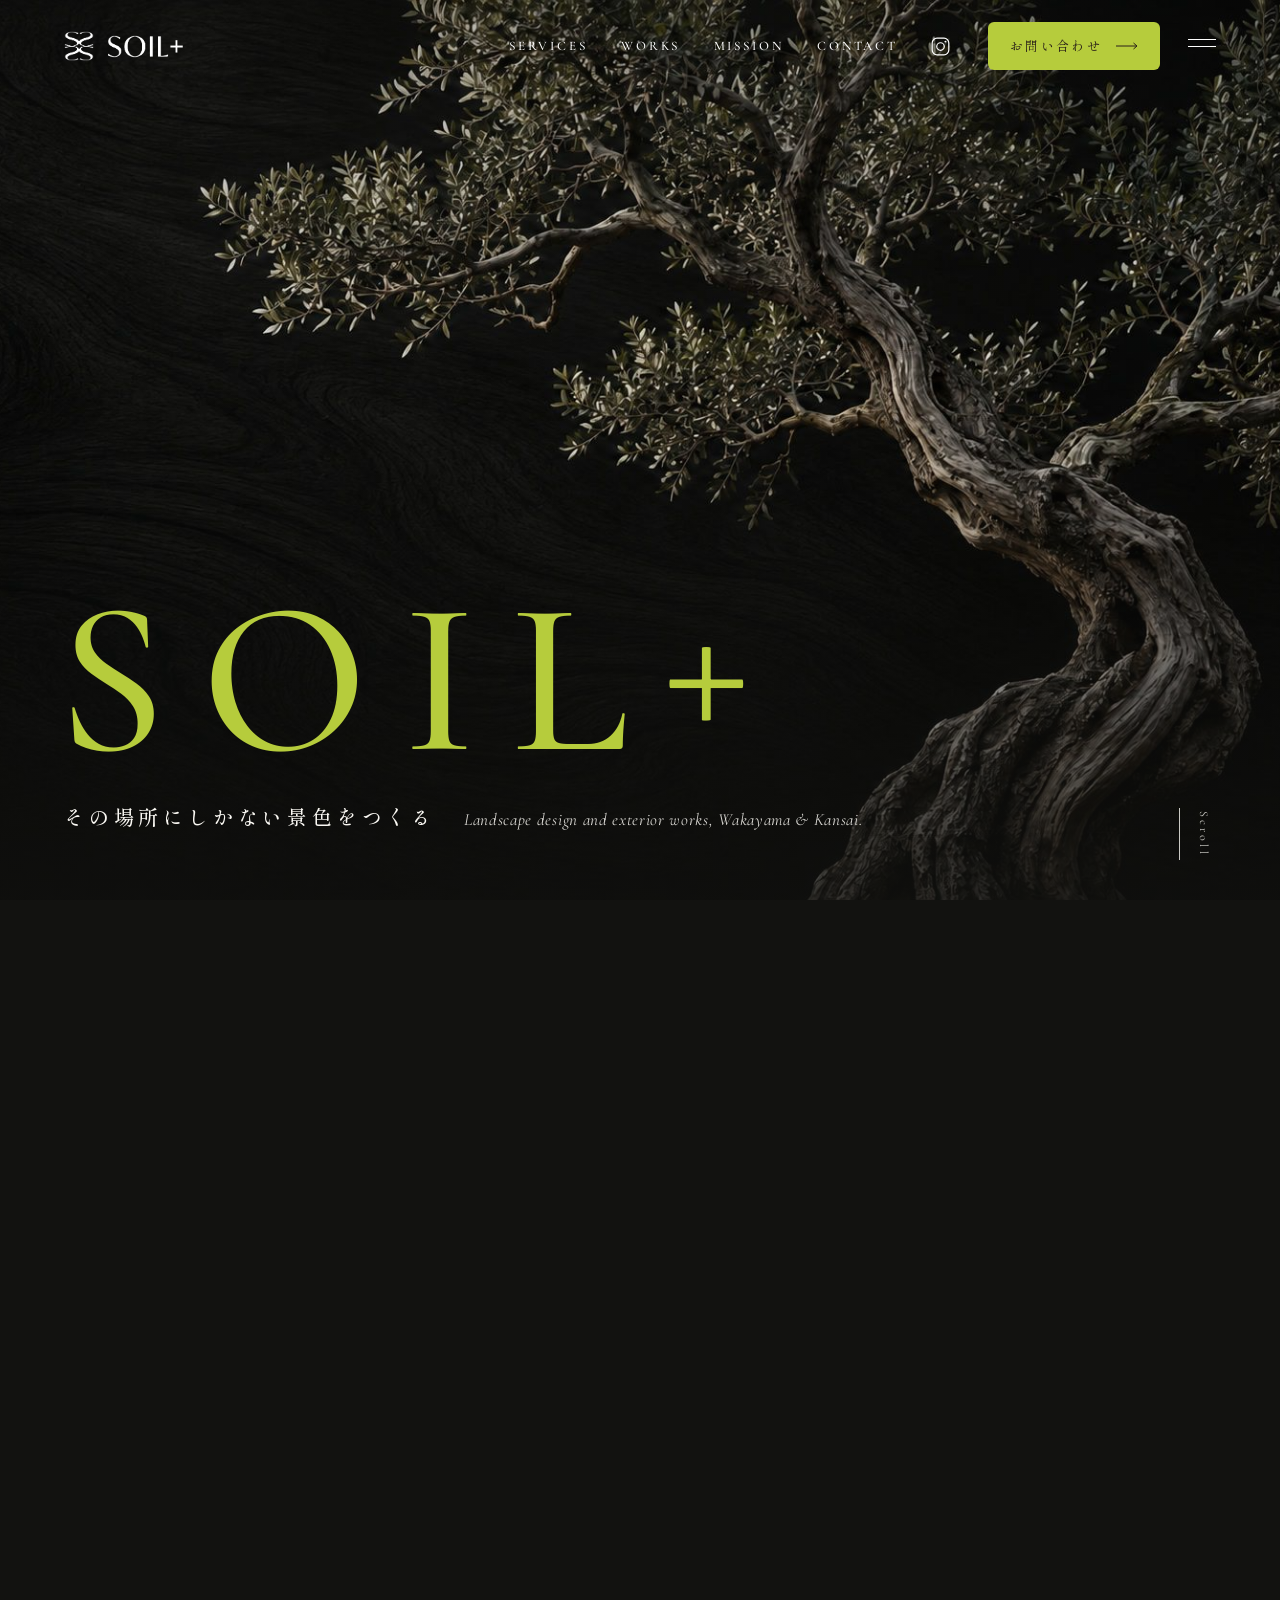
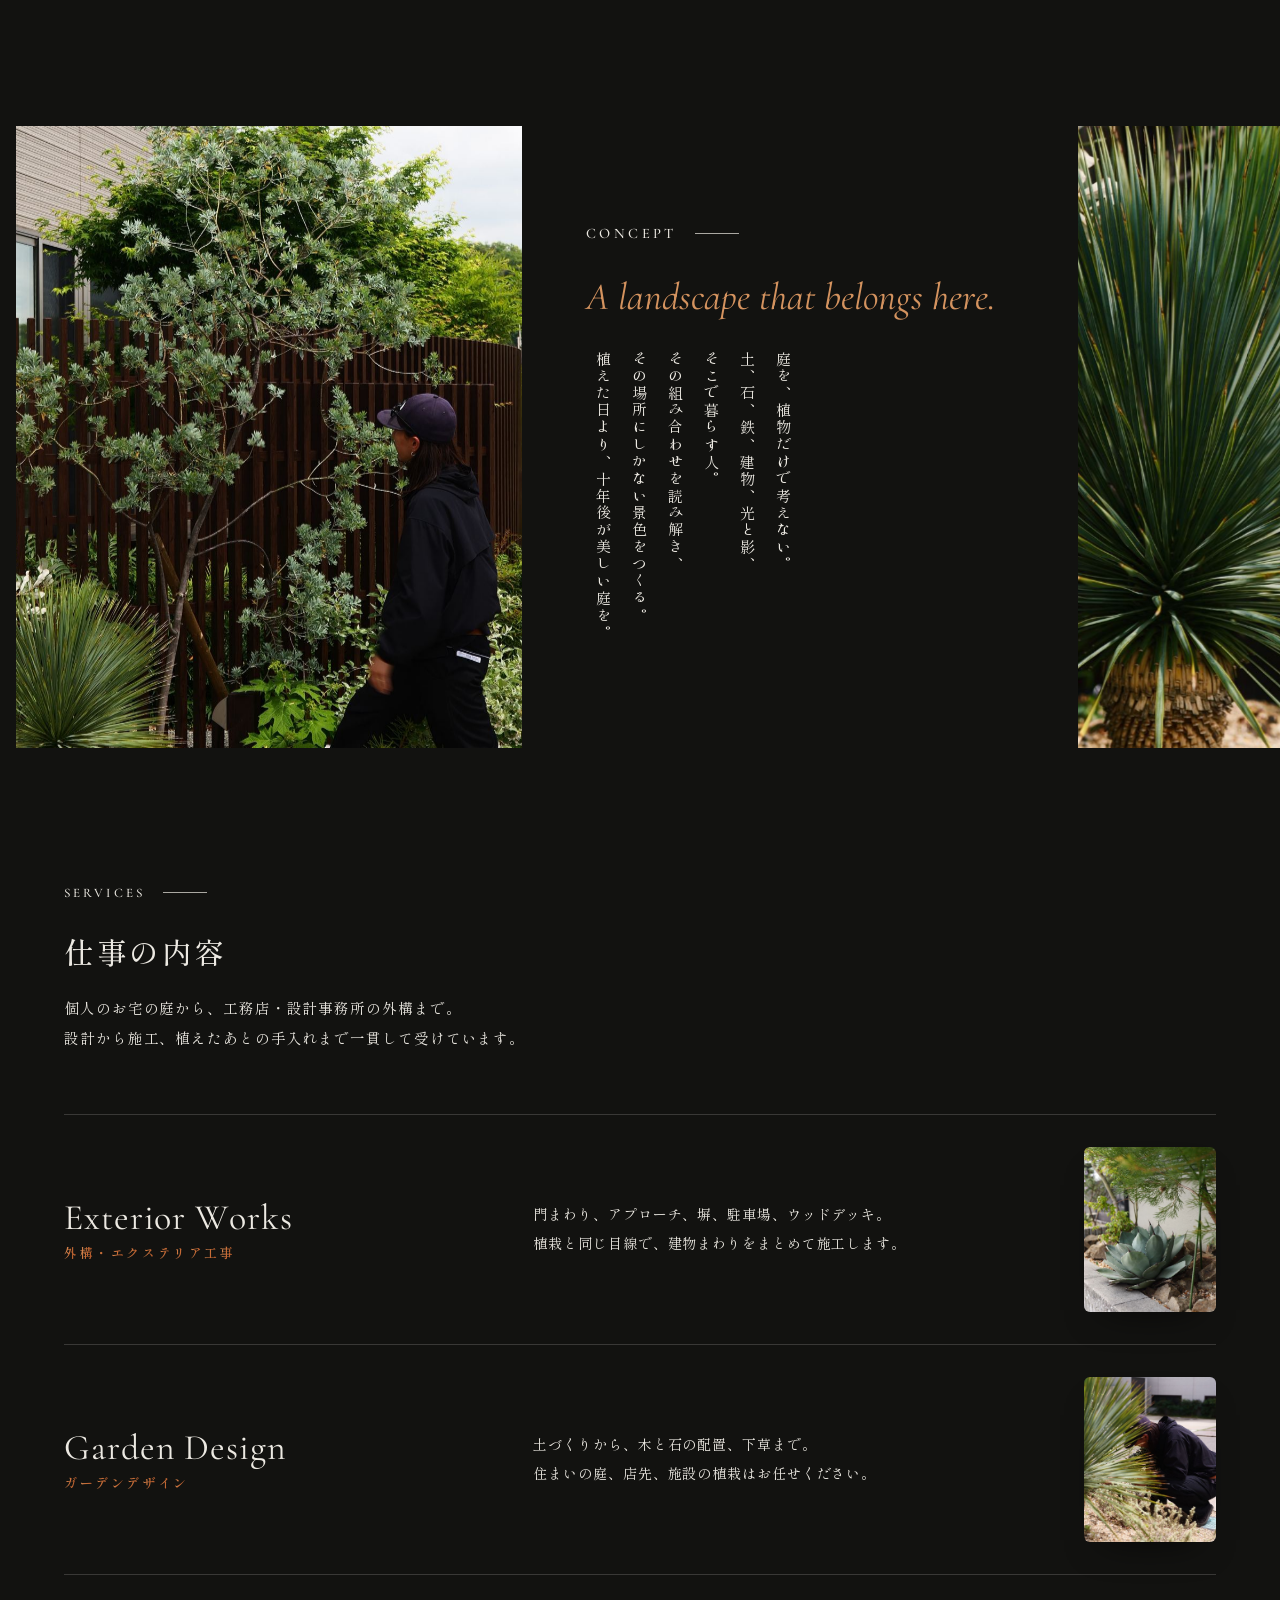
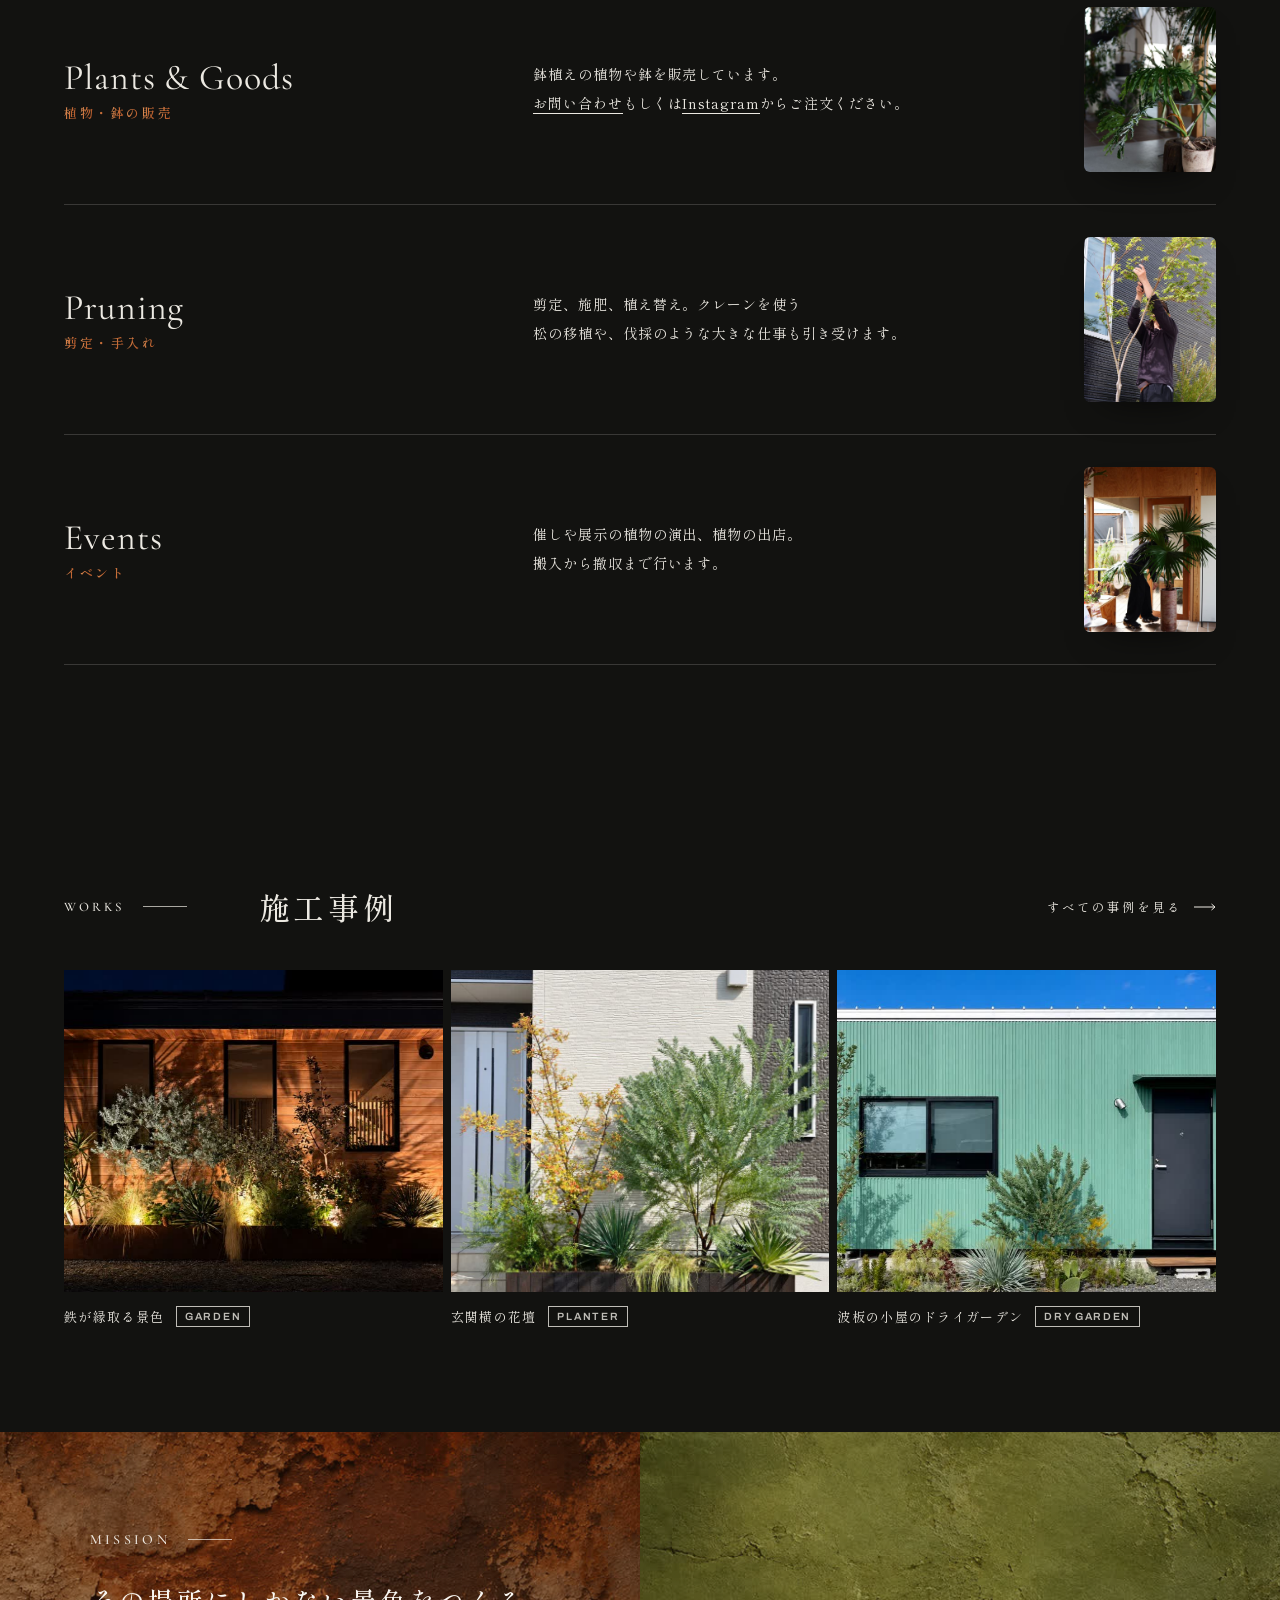
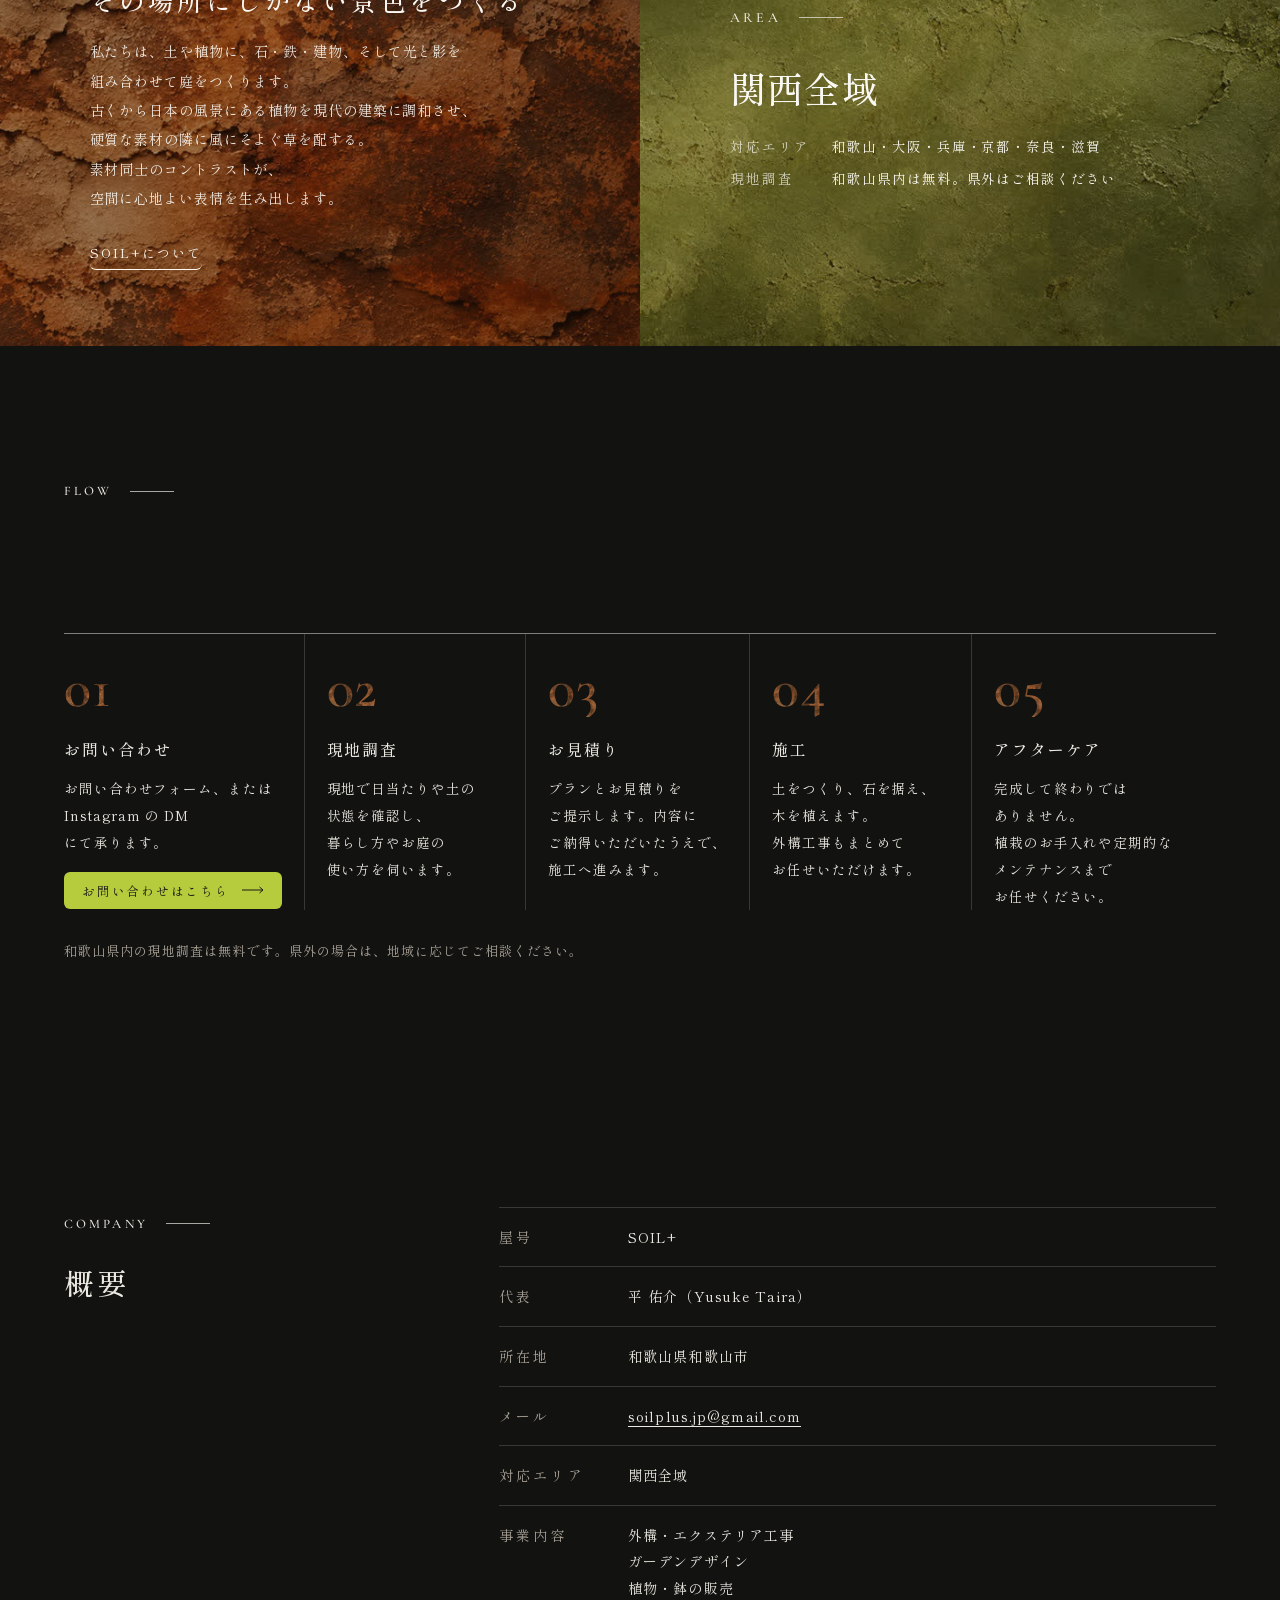
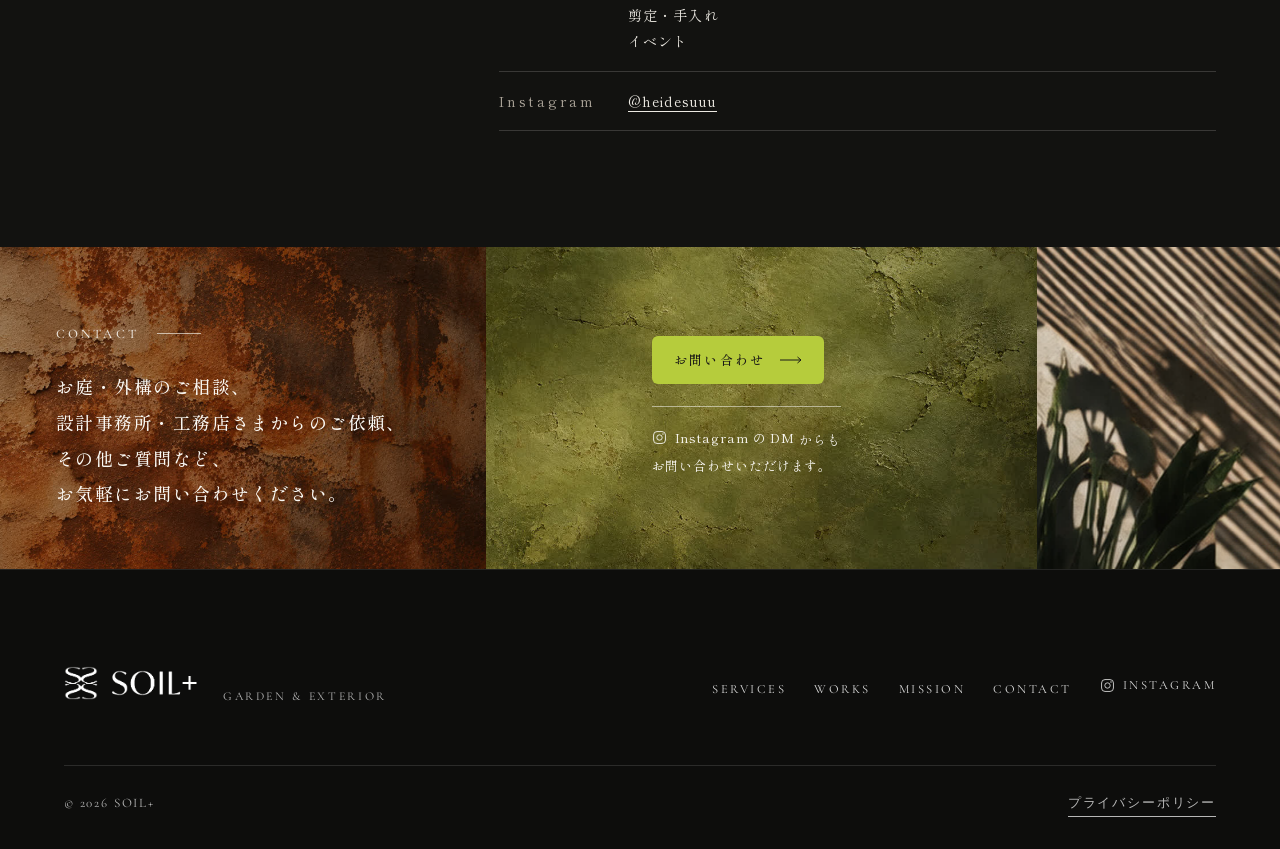
<file: index.html>
<!DOCTYPE html>
<html lang="ja" class="is-locked">
<head>
<meta charset="utf-8">
<meta name="viewport" content="width=device-width, initial-scale=1">
<meta name="google-site-verification" content="9ThUnV8A3l7HXho2uFFPxLin9BAdpwn1QZpffjf5WV0" />
<meta name="referrer" content="strict-origin-when-cross-origin">
<meta name="format-detection" content="telephone=no">
<link rel="icon" href="assets/img/favicon-leaf.png">
<script type="application/ld+json">
{
 "@context": "https://schema.org",
 "@type": "LandscapeArchitect",
 "name": "SOIL+",
 "alternateName": [
  "SOIL PLUS",
  "ソイルプラス"
 ],
 "description": "和歌山市を拠点に関西全域で、外構・エクステリア工事、ガーデンデザイン、剪定・手入れを行う造園。",
 "founder": {
  "@type": "Person",
  "name": "平 佑介"
 },
 "email": "soilplus.jp@gmail.com",
 "address": {
  "@type": "PostalAddress",
  "addressLocality": "和歌山市",
  "addressRegion": "和歌山県",
  "addressCountry": "JP"
 },
 "areaServed": [
  "和歌山県",
  "大阪府",
  "兵庫県",
  "京都府",
  "奈良県",
  "滋賀県"
 ],
 "knowsAbout": [
  "外構工事",
  "エクステリア",
  "ガーデンデザイン",
  "ドライガーデン",
  "植栽",
  "剪定"
 ],
 "sameAs": [
  "https://www.instagram.com/heidesuuu/"
 ],
 "slogan": "その場所にしかない景色をつくる",
 "hasOfferCatalog": {
  "@type": "OfferCatalog",
  "name": "仕事の内容",
  "itemListElement": [
   {
    "@type": "Offer",
    "itemOffered": {
     "@type": "Service",
     "name": "外構・エクステリア工事"
    }
   },
   {
    "@type": "Offer",
    "itemOffered": {
     "@type": "Service",
     "name": "ガーデンデザイン"
    }
   },
   {
    "@type": "Offer",
    "itemOffered": {
     "@type": "Service",
     "name": "植物・鉢の販売"
    }
   },
   {
    "@type": "Offer",
    "itemOffered": {
     "@type": "Service",
     "name": "剪定・手入れ"
    }
   },
   {
    "@type": "Offer",
    "itemOffered": {
     "@type": "Service",
     "name": "イベントの植物演出"
    }
   }
  ]
 },
 "url": "https://soilplus.jp/",
 "image": "https://soilplus.jp/assets/img/hero-olive.jpg",
 "logo": "https://soilplus.jp/assets/img/logo-mark.png"
}
</script>
<title>SOIL+ — 外構・ガーデンデザイン｜和歌山・関西</title>
<meta name="description" content="和歌山市の造園・外構「SOIL+（ソイルプラス）」。和歌山・大阪など関西全域で、外構・エクステリア工事、ドライガーデンなどのガーデンデザイン、剪定・手入れを行います。和歌山県内は現地調査無料。">
<meta property="og:title" content="SOIL+ — 外構・ガーデンデザイン">
<meta property="og:description" content="その場所にしかない景色をつくる">
<meta property="og:type" content="website">
<meta property="og:image" content="https://soilplus.jp/assets/img/hero-olive.jpg">
<link rel="canonical" href="https://soilplus.jp/">
<meta name="twitter:card" content="summary_large_image">
<meta property="og:locale" content="ja_JP">
<link rel="preconnect" href="https://fonts.googleapis.com">
<link rel="preconnect" href="https://fonts.gstatic.com" crossorigin>
<link href="https://fonts.googleapis.com/css2?family=Cormorant+Garamond:ital,wght@0,400;0,500;0,600;1,400;1,500&family=Archivo:wght@500;600;800&display=swap" rel="stylesheet">
<!-- 2026-11-20 表示速度：和文の明朝体はサイトで使う文字だけの版をサイト内から読む（見た目は同じ Shippori Mincho） -->
<link rel="preload" href="assets/fonts/shippori-regular.woff2" as="font" type="font/woff2" crossorigin>
<style>
@font-face { font-family: "Shippori Mincho"; font-weight: 400; font-style: normal; font-display: swap; src: url(assets/fonts/shippori-regular.woff2) format("woff2"); }
@font-face { font-family: "Shippori Mincho"; font-weight: 500; font-style: normal; font-display: swap; src: url(assets/fonts/shippori-medium.woff2) format("woff2"); }
@font-face { font-family: "Shippori Mincho"; font-weight: 600; font-style: normal; font-display: swap; src: url(assets/fonts/shippori-semibold.woff2) format("woff2"); }
/* スマホは木目背景を小さい版に／ページ移動の幕の写真は幕を使うときだけ読む */
@media (max-width: 600px) { .woodbg { background-image: url(assets/img/wood-bw-sp.jpg) !important; } }
.pt:not(.is-cover):not(.is-in):not(.is-out) { background-image: none; }
</style>
<link rel="stylesheet" href="assets/css/style.css?v=20261024e">
<link rel="stylesheet" href="assets/css/pages.css?v=20261024e">
<link rel="stylesheet" href="assets/css/v4.css?v=20261024e">
<link rel="stylesheet" href="assets/css/motion.css?v=20261024e">
<link rel="stylesheet" href="assets/css/wood.css?v=20261024e">
<noscript><style>.splash{display:none}.hero__img{opacity:1;transform:none}.hero__title span{transform:none}.hero__sub,.hero__shade,.header{opacity:1}.header{pointer-events:auto}[data-reveal]{opacity:1;transform:none}html.is-locked{overflow:auto}</style></noscript>
</head>
<body class="has-wood">
<div class="woodbg" aria-hidden="true"></div>

<!-- ロゴは assets/img/logo-mark.png・logo-word.png（支給JPGから切り出し。正式なベクターデータが届いたら差し替え） -->
<svg width="0" height="0" style="position:absolute" aria-hidden="true">
  <symbol id="mark" viewBox="0 0 100 100">
    <g font-family="'Cormorant Garamond', Georgia, serif" font-weight="600" font-size="66" fill="currentColor">
      <text x="47" y="55">S</text>
      <text x="47" y="55" transform="matrix(-1 0 0 1 100 0)">S</text>
      <text x="47" y="55" transform="matrix(1 0 0 -1 0 100)">S</text>
      <text x="47" y="55" transform="matrix(-1 0 0 -1 100 100)">S</text>
    </g>
  </symbol>
  <symbol id="arrow" viewBox="0 0 22 8"><path d="M0 4h21M17.5 1 21 4l-3.5 3" fill="none" stroke="currentColor"/></symbol>
  <filter id="flow" x="-20%" y="-20%" width="140%" height="140%" color-interpolation-filters="sRGB">
    <feTurbulence type="fractalNoise" baseFrequency="0.0035 0.011" numOctaves="2" seed="7" result="n"/>
    <feOffset in="n" dx="0" dy="0" result="m"/>
    <feDisplacementMap in="SourceGraphic" in2="m" scale="16" xChannelSelector="R" yChannelSelector="G"/>
  </filter>
  <linearGradient id="igGrad" x1="0" y1="1" x2="1" y2="0"><stop offset="0" stop-color="#feda75"/><stop offset="0.3" stop-color="#fa7e1e"/><stop offset="0.6" stop-color="#d62976"/><stop offset="1" stop-color="#4f5bd5"/></linearGradient>
  <symbol id="ig" viewBox="0 0 24 24"><rect x="2.5" y="2.5" width="19" height="19" rx="5.5" fill="none" style="stroke:var(--igs,currentColor)" stroke-width="1.4"/><circle cx="12" cy="12" r="4.3" fill="none" style="stroke:var(--igs,currentColor)" stroke-width="1.4"/><circle cx="17.6" cy="6.4" r="1.1" style="fill:var(--igf,currentColor)"/></symbol>
</svg>

<!-- Opening -->
<div class="splash" aria-hidden="true">
  <div class="splash__logo">
    <img class="lg lg-mark" src="assets/img/logo-mark.png" alt=""><img class="lg lg-word" src="assets/img/logo-word.png" alt=""><span class="sr">SOIL+</span>
  </div>
  <div class="splash__bar"><i></i></div>
  <div class="splash__count">000</div>
</div>

<!-- Header -->
<header class="header">
  <a class="brand" href="index.html" aria-label="SOIL+ トップへ">
    <img class="lg lg-mark" src="assets/img/logo-mark.png" alt=""><img class="lg lg-word" src="assets/img/logo-word.png" alt=""><span class="sr">SOIL+</span>
  </a>
  <nav class="gnav" aria-label="メイン">
    <a href="#services">Services</a>
    <a href="works.html">Works</a>
    <a href="mission.html">Mission</a>
    <a href="contact.html">Contact</a>
  </nav>
  <a class="ig-link" href="https://www.instagram.com/heidesuuu/" target="_blank" rel="noopener" aria-label="Instagram（@heidesuuu）を開く"><svg aria-hidden="true"><use href="#ig"></use></svg></a>
  <a class="cta" href="contact.html">お問い合わせ<svg aria-hidden="true"><use href="#arrow"></use></svg></a>
  <button class="menu-btn" type="button" aria-expanded="false" aria-controls="nav" aria-label="メニュー">
    <span class="t-menu">Menu</span><span class="t-close">Close</span><i></i>
  </button>
</header>

<nav class="nav" id="nav" aria-label="サイト内">
  <ul>
    <li style="--i:0"><a href="index.html">Top<small>はじめに</small></a></li>
    <li style="--i:1"><a href="#services">Services<small>仕事の内容</small></a></li>
    <li style="--i:2"><a href="works.html">Works<small>施工事例</small></a></li>
    <li style="--i:3"><a href="mission.html">Mission<small>SOIL+について</small></a></li>
    <li style="--i:4"><a href="contact.html">Contact<small>お問い合わせ</small></a></li>
    <li style="--i:5"><a href="https://www.instagram.com/heidesuuu/" target="_blank" rel="noopener">Instagram<small>@heidesuuu</small></a></li>
  </ul>
  <div class="nav__foot">
    <span>SOIL+ — Garden &amp; Exterior</span>
    <span>Wakayama / Kansai</span>
  </div>
</nav>

<main data-header="light">

  <!-- Hero -->
  <section class="hero" id="top" data-header="light">
    <div class="hero__stick">
    <img class="hero__frame" src="assets/img/open-1.jpg" alt="" aria-hidden="true">
    <img class="hero__frame" src="assets/img/open-2.jpg" alt="" aria-hidden="true">
    <img class="hero__frame" src="assets/img/open-3.jpg" alt="" aria-hidden="true">
    <img class="hero__frame" src="assets/img/open-4.jpg" alt="" aria-hidden="true">
    <picture class="hero__pic"><source media="(max-width: 600px)" srcset="assets/img/hero-olive-sp.jpg"><img class="hero__img" src="assets/img/hero-olive.jpg" alt="黒い木目を背にしたオリーブの古木" fetchpriority="high"></picture>
    <div class="hero__shade" aria-hidden="true"></div>
    <div class="hero__area">
      <h1 class="hero__title"><span>SOIL<span class="plus">+</span></span></h1>
      <p class="hero__sub">
        <strong>その場所にしかない景色をつくる</strong>
        <em>Landscape design and exterior works,<br class="sp-br"> Wakayama &amp; Kansai.</em>
      </p>
    </div>
    <div class="hero__scroll" aria-hidden="true">Scroll</div>
    </div>
  </section>

  <!-- Concept -->
  <section class="c3" id="concept">
    <figure class="c3__photo" data-reveal><img src="assets/img/real-garden-walk.jpg" alt="縦格子の塀とシルバーリーフの木が並ぶ庭を歩く代表・平" loading="lazy"></figure>
    <div class="c3__body">
      <p class="label">Concept</p>
      <h2 class="concept__lead">A landscape that belongs here.</h2>
      <div class="concept__text">
        <p class="fit" style="--n:21.3"><span class="l">庭を、植物だけで考えない。</span><br><span class="l">土、石、鉄、建物、光と影、<br>そこで暮らす人。</span><br><span class="l">その組み合わせを読み解き、</span><br><span class="l">その場所にしかない景色をつくる。</span><br><span class="l">植えた日より、十年後が美しい庭を。</span></p>
      </div>
    </div>
    <figure class="c3__side" data-reveal><img src="assets/img/real-yucca.jpg" alt="細い葉を放射状に広げたユッカ・ロストラータ" loading="lazy"></figure>
  </section>

  <!-- Services -->
  <section class="svc5" id="services">
    <div class="container">
      <p class="label">Services</p>
      <h2 class="jp-h">仕事の内容</h2>
      <p class="svc5__lead fit" style="--n:25.3"><span class="l">個人のお宅の庭から、工務店・設計事務所の外構まで。</span><br><span class="l">設計から施工、植えたあとの手入れまで一貫して</span><span class="l">受けています。</span></p>
      <div class="svc5__list">
        <article class="svc5__row">
          <h3>Exterior Works<small>外構・エクステリア工事</small></h3>
          <p class="fit" style="--n:25.3"><span class="l">門まわり、アプローチ、塀、駐車場、ウッドデッキ。</span><br><span class="l">植栽と同じ目線で、建物まわりをまとめて施工します。</span></p>
          <figure class="svc5__thumb"><img src="assets/img/real-agave-wall-s.jpg" alt="ブロック塀の植え込みに据えたアガベと石" loading="lazy" width="640" height="1140"></figure>
        </article>
        <article class="svc5__row">
          <h3>Garden Design<small>ガーデンデザイン</small></h3>
          <p class="fit" style="--n:25.3"><span class="l">土づくりから、</span><span class="l">木と石の配置、下草まで。</span><br><span class="l">住まいの庭、店先、</span><span class="l">施設の植栽はお任せください。</span></p>
          <figure class="svc5__thumb"><img src="assets/img/real-planting-s.jpg" alt="ユッカの株元にしゃがんで植栽を手入れする代表・平" loading="lazy" width="640" height="1140"></figure>
        </article>
        <article class="svc5__row">
          <h3>Plants &amp; Goods<small>植物・鉢の販売</small></h3>
          <p class="fit" style="--n:25.3"><span class="l">鉢植えの植物や鉢を</span><span class="l">販売しています。</span><br><span class="l"><a href="contact.html">お問い合わせ</a>もしくは</span><span class="l"><a href="https://www.instagram.com/heidesuuu/" target="_blank" rel="noopener">Instagram</a>からご注文ください。</span></p>
          <figure class="svc5__thumb"><img src="assets/img/real-philodendron-s.jpg" alt="素焼きの鉢に植えたフィロデンドロン" loading="lazy" width="640" height="1140"></figure>
        </article>
        <article class="svc5__row">
          <h3>Pruning<small>剪定・手入れ</small></h3>
          <p class="fit" style="--n:25.3"><span class="l">剪定、施肥、植え替え。クレーンを使う</span><br><span class="l">松の移植や、伐採のような大きな仕事も引き受けます。</span></p>
          <figure class="svc5__thumb"><img src="assets/img/real-pruning-s.jpg" alt="モミジの枝を剪定する代表・平" loading="lazy" width="640" height="1140"></figure>
        </article>
        <article class="svc5__row">
          <h3>Events<small>イベント</small></h3>
          <p class="fit" style="--n:25.3"><span class="l">催しや展示の植物の演出、</span><span class="l">植物の出店。</span><br><span class="l">搬入から撤収まで行います。</span></p>
          <figure class="svc5__thumb"><img src="assets/img/real-palm-shop-s.jpg" alt="店内にヤシの鉢を据える代表・平" loading="lazy" width="640" height="1140"></figure>
        </article>
      </div>
    </div>
  </section>


  <!-- Works preview -->
  <section class="wprev" id="works">
    <div class="container">
      <div class="wprev__head">
        <p class="label">Works</p>
        <h2 class="jp-h">施工事例</h2>
        <a class="arrow-link" href="works.html">すべての事例を見る<svg aria-hidden="true"><use href="#arrow"></use></svg></a>
      </div>
      <div class="wgrid wgrid--3">
        <figure data-reveal><a href="works.html#w1"><img src="assets/img/ba1-night-s.jpg" alt="夜の照明に浮かぶ、鉄のプランターの前庭" loading="lazy"></a>
          <figcaption>鉄が縁取る景色<span class="tags"><i class="tag">Garden</i></span></figcaption></figure>
        <figure data-reveal><a href="works.html#w2"><img src="assets/img/ba2-after-s.jpg" alt="玄関横の焼杉プランターの植栽" loading="lazy"></a>
          <figcaption>玄関横の花壇<span class="tags"><i class="tag">Planter</i></span></figcaption></figure>
        <figure data-reveal><a href="works.html#w3"><img src="assets/img/ba3-after-s.jpg" alt="波板の小屋の前のドライガーデン" loading="lazy"></a>
          <figcaption>波板の小屋のドライガーデン<span class="tags"><i class="tag">Dry garden</i></span></figcaption></figure>
      </div>
    </div>
  </section>

  <!-- Mission / Area -->
  <section class="mv" aria-label="SOIL+について・対応エリア" data-header="light">
    <div class="mv__item mv__item--rust">
      <p class="label">Mission</p>
      <h3 class="jp-h fit" style="--n:9.3"><span class="l">その場所にしかない</span><span class="l">景色をつくる</span></h3>
      <p class="fit" style="--n:15.3"><span class="l">私たちは、土や植物に、</span><span class="l">石・鉄・建物、そして光と影を</span><span class="l">組み合わせて庭をつくります。</span><br><span class="l">古くから日本の風景にある植物を</span><span class="l">現代の建築に調和させ、</span><br><span class="l">硬質な素材の隣に</span><span class="l">風にそよぐ草を配する。</span><span class="l">素材同士のコントラストが、</span><br><span class="l">空間に心地よい表情を</span><span class="l">生み出します。</span></p>
      <a class="mv__more" href="mission.html">SOIL+について</a>
    </div>
    <div class="mv__item mv__item--olive" id="area">
      <p class="label">Area</p>
      <h3 class="jp-h"><span class="mv__big">関西全域</span></h3>
      <dl>
        <dt>対応エリア</dt><dd class="fit" style="--n:10.3"><span class="l">和歌山・大阪・兵庫・</span><span class="l">京都・奈良・滋賀</span></dd>
        <dt>現地調査</dt><dd class="fit" style="--n:10.3"><span class="l">和歌山県内は無料。</span><span class="l">県外はご相談ください</span></dd>
      </dl>
    </div>
  </section>

  <!-- Flow -->
  <section class="steps" id="flow">
    <div class="container">
      <p class="label">Flow</p>
      <h2 class="jp-h">ご依頼の流れ</h2>
      <ol>
        <li><b>01</b><h3>お問い合わせ</h3><p class="fit" style="--n:20.3"><span class="l">お問い合わせフォーム、または</span><span class="l">Instagram の DM にて承ります。</span></p><a class="step-cta" href="contact.html">お問い合わせはこちら<svg aria-hidden="true" width="22" height="8"><use href="#arrow"></use></svg></a></li>
        <li><b>02</b><h3>現地調査</h3><p class="fit" style="--n:20.3"><span class="l">現地で日当たりや土の状態を確認し、</span><br><span class="l">暮らし方やお庭の使い方を伺います。</span></p></li>
        <li><b>03</b><h3>お見積り</h3><p class="fit" style="--n:20.3"><span class="l">プランとお見積りをご提示します。</span><span class="l">内容にご納得いただいたうえで、</span><span class="l">施工へ進みます。</span></p></li>
        <li><b>04</b><h3>施工</h3><p class="fit" style="--n:20.3"><span class="l">土をつくり、石を据え、木を植えます。</span><br><span class="l">外構工事もまとめてお任せいただけます。</span></p></li>
        <li><b>05</b><h3>アフターケア</h3><p class="fit" style="--n:20.3"><span class="l">完成して終わりではありません。</span><br><span class="l">植栽のお手入れや定期的なメンテナンスまで</span><br><span class="l">お任せください。</span></p></li>
      </ol>
      <p class="steps__note fit" style="--n:20.3"><span class="l">和歌山県内の現地調査は無料です。</span><span class="l">県外の場合は、</span><span class="l">地域に応じてご相談ください。</span></p>
    </div>
  </section>

  <!-- Company -->
  <section class="profile profile--home" id="company">
    <div class="container profile__grid">
      <div>
        <p class="label">Company</p>
        <h2 class="jp-h">概要</h2>
      </div>
      <div class="company">
        <dl>
          <dt>屋号</dt><dd>SOIL+</dd>
          <dt>代表</dt><dd>平 佑介（Yusuke Taira）</dd>
          <dt>所在地</dt><dd>和歌山県和歌山市</dd>
          <dt>メール</dt><dd><a href="mailto:soilplus.jp@gmail.com">soilplus.jp@gmail.com</a></dd>
          <dt>対応エリア</dt><dd>関西全域</dd>
          <dt>事業内容</dt><dd class="fit" style="--n:11.3"><span class="l">外構・エクステリア工事</span><br><span class="l">ガーデンデザイン</span><br><span class="l">植物・鉢の販売</span><br><span class="l">剪定・手入れ</span><br><span class="l">イベント</span></dd>
          <dt>Instagram</dt><dd><a href="https://www.instagram.com/heidesuuu/" target="_blank" rel="noopener">@heidesuuu</a></dd>
        </dl>
      </div>
    </div>
  </section>

  <!-- Contact band -->
  <section class="cband" id="contact" data-header="light">
    <div class="cband__lead">
      <p class="label">Contact</p>
      <h2 class="jp-h cband__h fit" style="--n:18.3"><span class="l">お庭・外構のご相談、</span><br><span class="l">設計事務所・工務店さまからのご依頼、</span><br><span class="l">その他ご質問など、</span><br><span class="l">お気軽にお問い合わせください。</span></h2>
    </div>
    <div class="cband__act">
      <a class="cta" href="contact.html">お問い合わせ<svg aria-hidden="true"><use href="#arrow"></use></svg></a>
      <p class="fit" style="--n:13.3"><span class="l"><a class="ig-text" href="https://www.instagram.com/heidesuuu/" target="_blank" rel="noopener"><svg aria-hidden="true"><use href="#ig"></use></svg>Instagram の DM</a> からも</span><br><span class="l">お問い合わせいただけます。</span></p>
    </div>
    <div class="cband__slats" aria-hidden="true"></div>
  </section>

</main>

<footer class="footer" data-header="light">
  <div class="container">
    <div class="footer__line">
      <div>
        <a class="brand" href="index.html"><img class="lg lg-mark" src="assets/img/logo-mark.png" alt=""><img class="lg lg-word" src="assets/img/logo-word.png" alt=""><span class="sr">SOIL+</span></a>
        <span class="footer__sub">Garden &amp; Exterior</span>
      </div>
      <nav aria-label="フッター">
        <ul>
          <li><a href="#services">Services</a></li>
          <li><a href="works.html">Works</a></li>
          <li><a href="mission.html">Mission</a></li>
          <li><a href="contact.html">Contact</a></li>
          <li><a class="ig-text" href="https://www.instagram.com/heidesuuu/" target="_blank" rel="noopener"><svg aria-hidden="true"><use href="#ig"></use></svg>Instagram</a></li>
        </ul>
      </nav>
    </div>
    <div class="footer__bottom">
      <span>© <span data-year>2026</span> SOIL+</span>
      <a href="privacy.html">プライバシーポリシー</a>
    </div>
  </div>
</footer>

<script src="assets/js/main.js?v=20261024e"></script>
<script src="assets/js/motion.js?v=20261024e"></script>
</body>
</html>
</file>
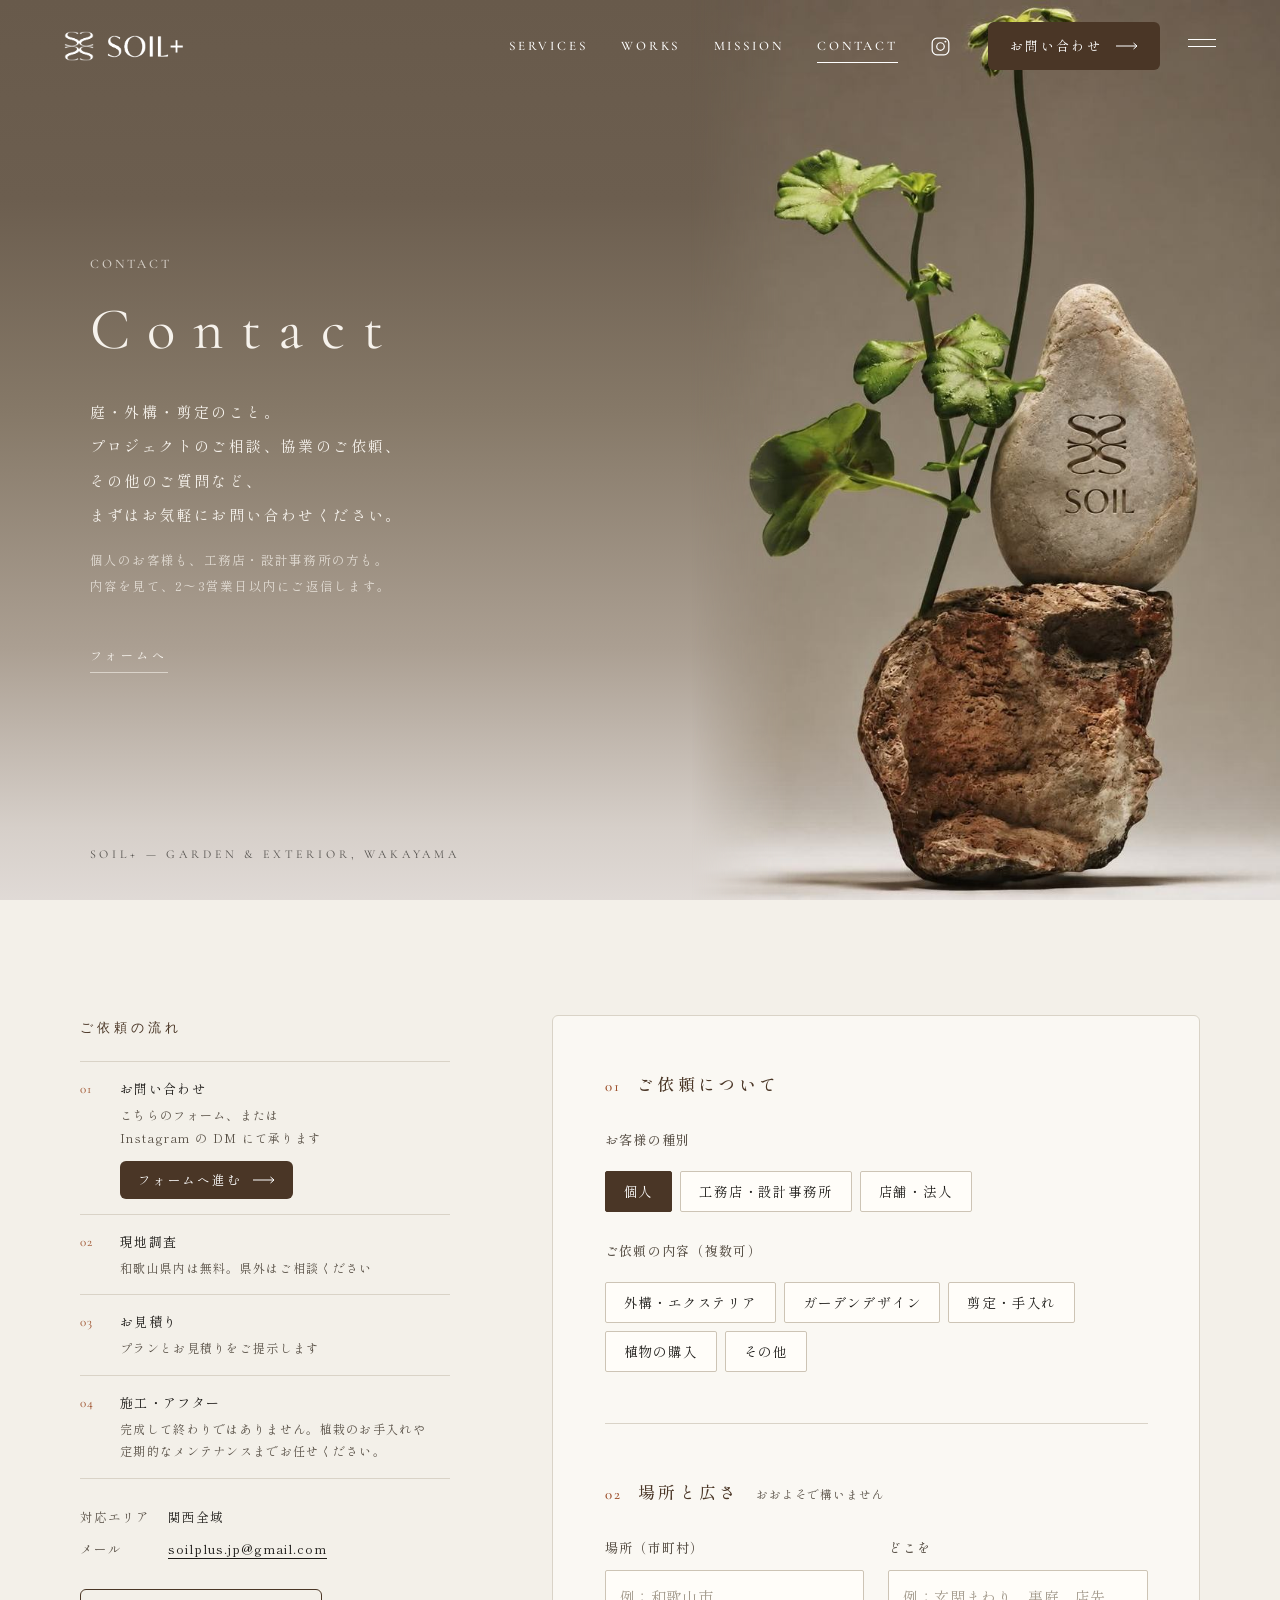
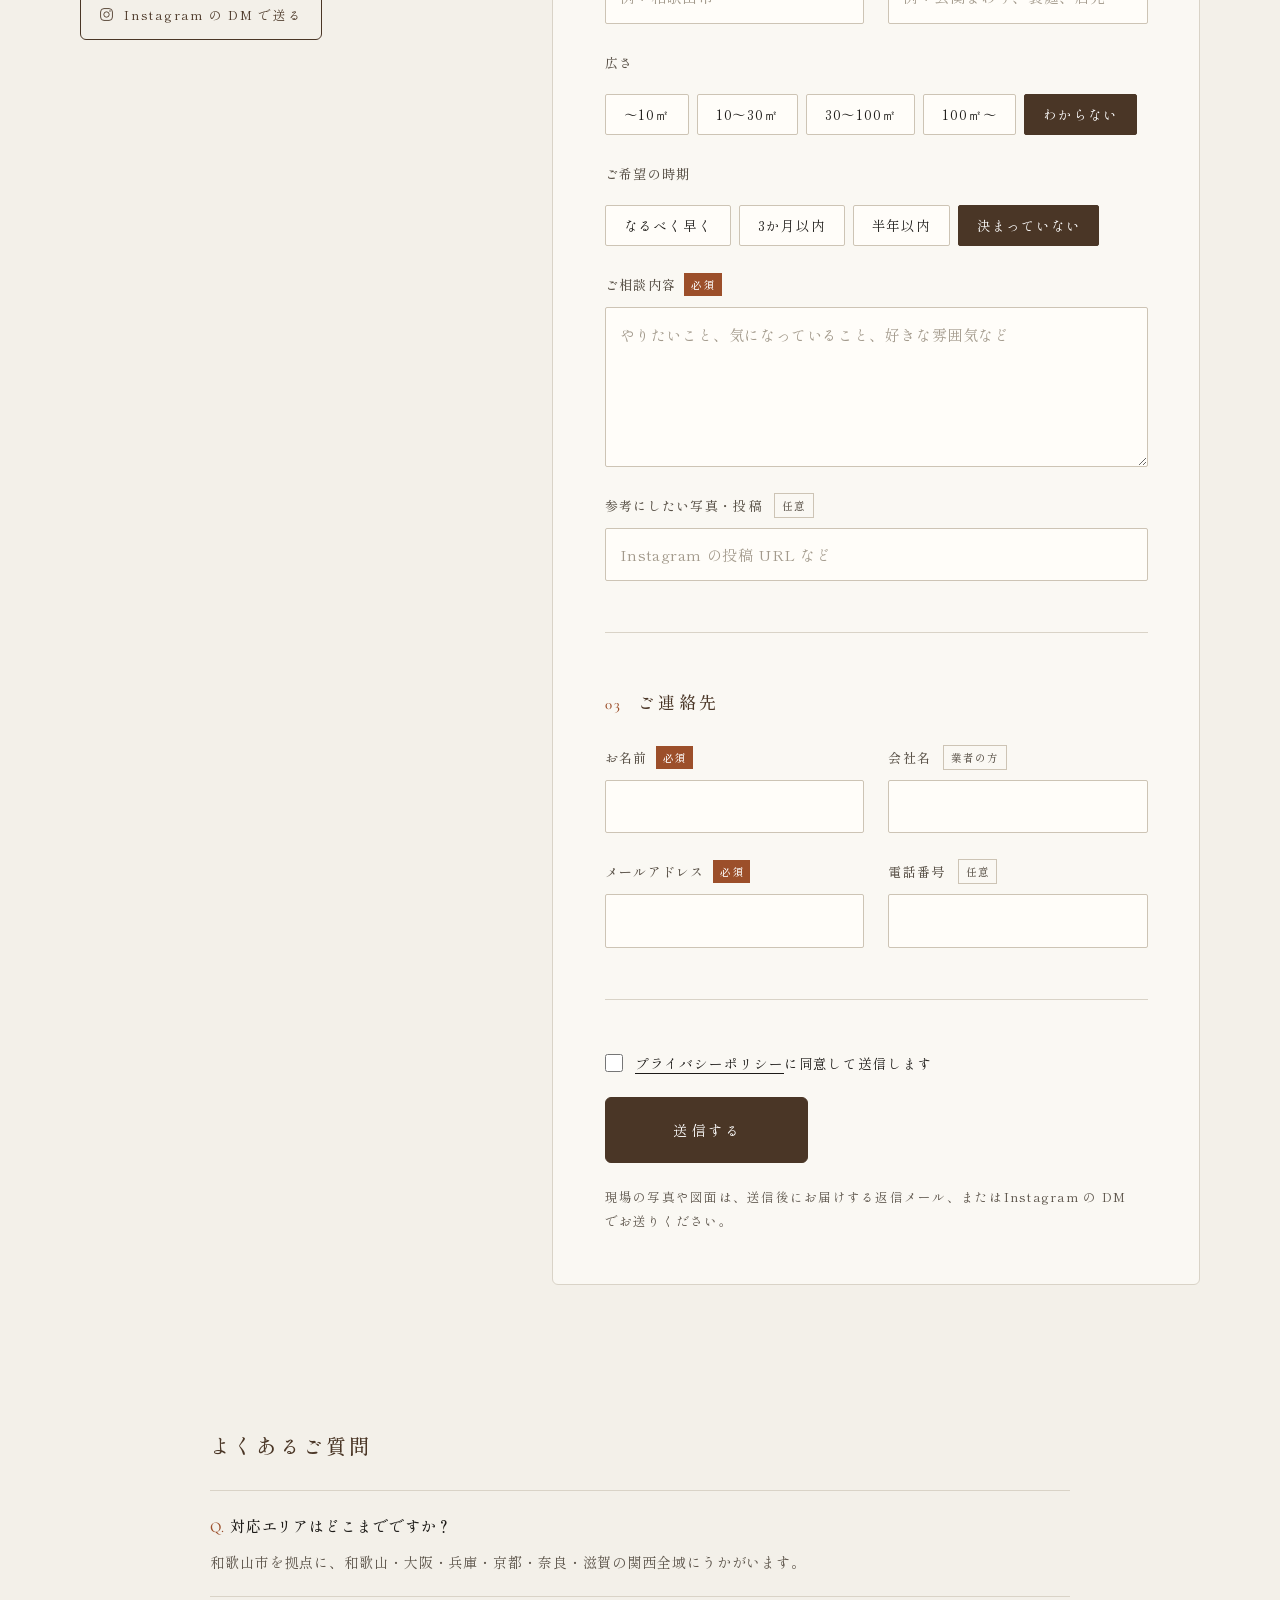
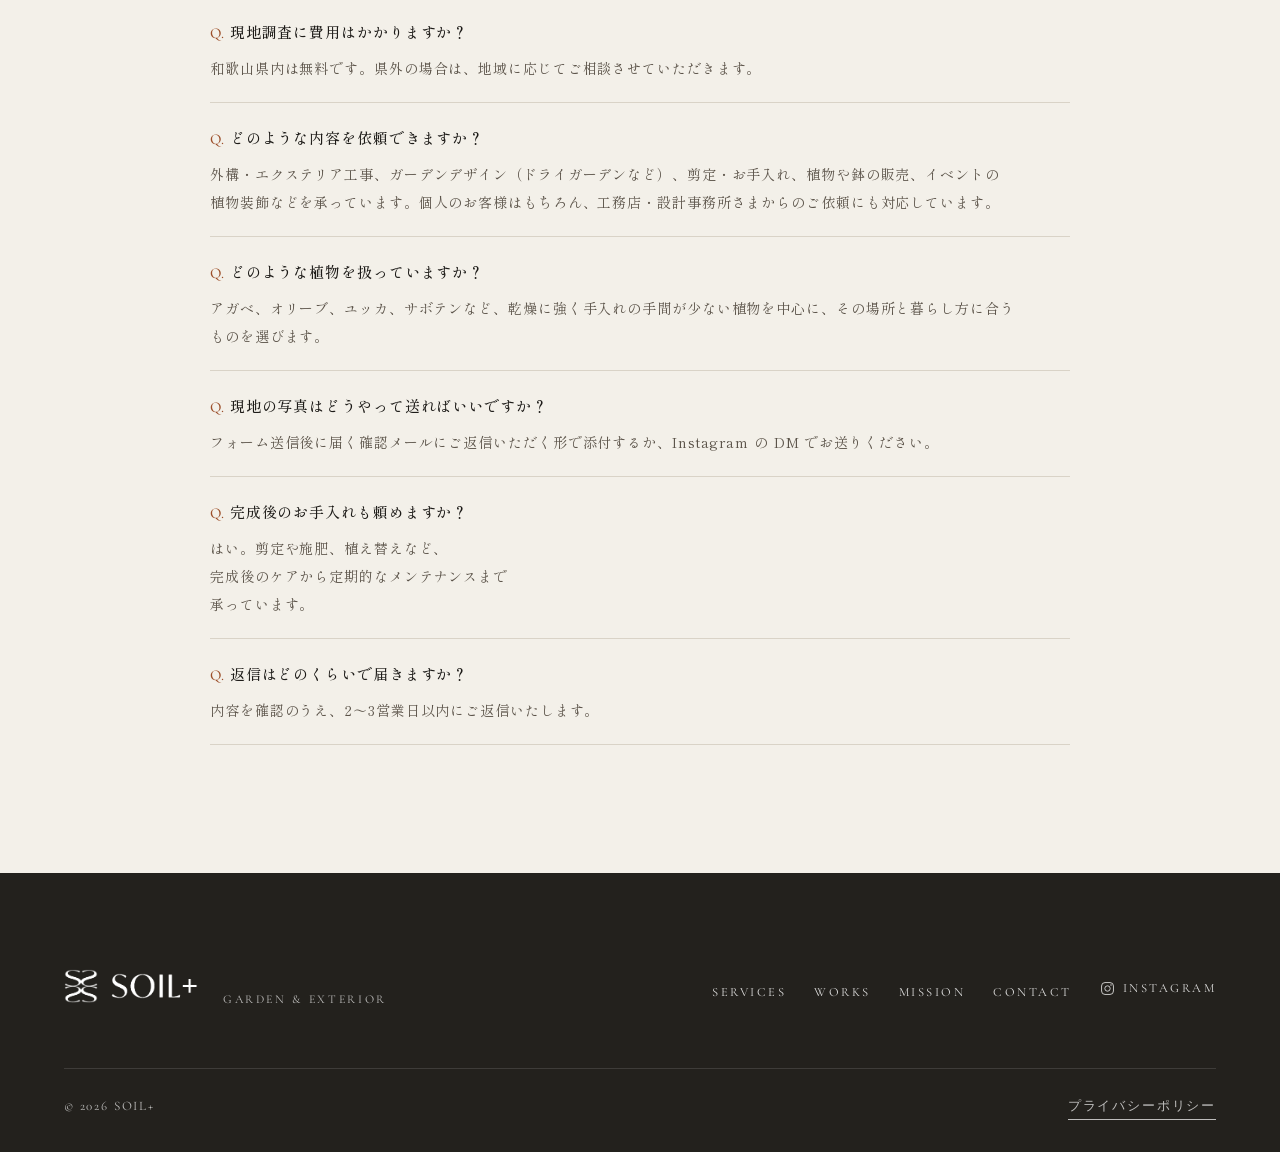
<file: contact.html>
<!DOCTYPE html>
<html lang="ja">
<head>
<meta charset="utf-8">
<meta name="viewport" content="width=device-width, initial-scale=1">
<meta name="referrer" content="strict-origin-when-cross-origin">
<meta name="format-detection" content="telephone=no">
<link rel="icon" href="assets/img/favicon-leaf.png">
<script type="application/ld+json">
{
 "@context": "https://schema.org",
 "@type": "FAQPage",
 "mainEntity": [
  {
   "@type": "Question",
   "name": "対応エリアはどこまでですか？",
   "acceptedAnswer": {
    "@type": "Answer",
    "text": "和歌山市を拠点に、和歌山・大阪・兵庫・京都・奈良・滋賀の関西全域にうかがいます。"
   }
  },
  {
   "@type": "Question",
   "name": "現地調査に費用はかかりますか？",
   "acceptedAnswer": {
    "@type": "Answer",
    "text": "和歌山県内は無料です。県外の場合は、地域に応じてご相談させていただきます。"
   }
  },
  {
   "@type": "Question",
   "name": "どのような内容を依頼できますか？",
   "acceptedAnswer": {
    "@type": "Answer",
    "text": "外構・エクステリア工事、ガーデンデザイン（ドライガーデンなど）、剪定・お手入れ、植物や鉢の販売、イベントの植物装飾などを承っています。個人のお客様はもちろん、工務店・設計事務所さまからのご依頼にも対応しています。"
   }
  },
  {
   "@type": "Question",
   "name": "どのような植物を扱っていますか？",
   "acceptedAnswer": {
    "@type": "Answer",
    "text": "アガベ、オリーブ、ユッカ、サボテンなど、乾燥に強く手入れの手間が少ない植物を中心に、その場所と暮らし方に合うものを選びます。"
   }
  },
  {
   "@type": "Question",
   "name": "現地の写真はどうやって送ればいいですか？",
   "acceptedAnswer": {
    "@type": "Answer",
    "text": "フォーム送信後に届く確認メールにご返信いただく形で添付するか、Instagram の DM でお送りください。"
   }
  },
  {
   "@type": "Question",
   "name": "完成後のお手入れも頼めますか？",
   "acceptedAnswer": {
    "@type": "Answer",
    "text": "はい。剪定や施肥、植え替えなど、完成後のケアから定期的なメンテナンスまで承っています。"
   }
  },
  {
   "@type": "Question",
   "name": "返信はどのくらいで届きますか？",
   "acceptedAnswer": {
    "@type": "Answer",
    "text": "内容を確認のうえ、2〜3営業日以内にご返信いたします。"
   }
  }
 ]
}
</script>
<title>お問い合わせ — SOIL+</title>
<meta name="description" content="SOIL+へのお問い合わせ。外構・エクステリア、ガーデンデザイン、剪定のご相談。和歌山県内は現地調査無料。">
<link rel="canonical" href="https://soilplus.jp/contact.html">
<meta property="og:title" content="お問い合わせ — SOIL+">
<meta property="og:description" content="SOIL+へのお問い合わせ。外構・エクステリア、ガーデンデザイン、剪定のご相談。和歌山県内は現地調査無料。">
<meta property="og:type" content="website">
<meta property="og:image" content="https://soilplus.jp/assets/img/hero-olive.jpg">
<meta name="twitter:card" content="summary_large_image">
<link rel="preconnect" href="https://fonts.googleapis.com">
<link rel="preconnect" href="https://fonts.gstatic.com" crossorigin>
<link rel="preload" as="style" href="https://fonts.googleapis.com/css2?family=Cormorant+Garamond:ital,wght@0,400;0,500;0,600;1,400;1,500&family=Archivo:wght@500;600;800&display=swap" onload="this.onload=null;this.rel='stylesheet'">
<noscript><link rel="stylesheet" href="https://fonts.googleapis.com/css2?family=Cormorant+Garamond:ital,wght@0,400;0,500;0,600;1,400;1,500&family=Archivo:wght@500;600;800&display=swap"></noscript>
<!-- 2026-11-20 表示速度：和文の明朝体はサイトで使う文字だけの版をサイト内から読む（見た目は同じ Shippori Mincho） -->
<link rel="preload" href="assets/fonts/shippori-regular.woff2" as="font" type="font/woff2" crossorigin>
<style>
@font-face { font-family: "Shippori Mincho"; font-weight: 400; font-style: normal; font-display: swap; src: url(assets/fonts/shippori-regular.woff2) format("woff2"); }
@font-face { font-family: "Shippori Mincho"; font-weight: 500; font-style: normal; font-display: swap; src: url(assets/fonts/shippori-medium.woff2) format("woff2"); }
@font-face { font-family: "Shippori Mincho"; font-weight: 600; font-style: normal; font-display: swap; src: url(assets/fonts/shippori-semibold.woff2) format("woff2"); }
/* スマホは木目背景を小さい版に／ページ移動の幕の写真は幕を使うときだけ読む */
@media (max-width: 600px) { .woodbg { background-image: url(assets/img/wood-bw-sp.jpg) !important; } }
.pt:not(.is-cover):not(.is-in):not(.is-out) { background-image: none; }
</style>
<link rel="stylesheet" href="assets/css/style.css?v=20261024e">
<link rel="stylesheet" href="assets/css/pages.css?v=20261024e">
<link rel="stylesheet" href="assets/css/v4.css?v=20261024e">
<link rel="stylesheet" href="assets/css/motion.css?v=20261024e">
<link rel="stylesheet" href="assets/css/wood.css?v=20261024e">
<link rel="stylesheet" href="assets/css/contact.css?v=20261024e">
<noscript><style>.header{opacity:1;pointer-events:auto}[data-reveal]{opacity:1;transform:none}</style></noscript>
</head>
<body class="cx-page">

<svg width="0" height="0" style="position:absolute" aria-hidden="true">
  <symbol id="mark" viewBox="0 0 100 100">
    <g font-family="'Cormorant Garamond', Georgia, serif" font-weight="600" font-size="66" fill="currentColor">
      <text x="47" y="55">S</text>
      <text x="47" y="55" transform="matrix(-1 0 0 1 100 0)">S</text>
      <text x="47" y="55" transform="matrix(1 0 0 -1 0 100)">S</text>
      <text x="47" y="55" transform="matrix(-1 0 0 -1 100 100)">S</text>
    </g>
  </symbol>
  <symbol id="arrow" viewBox="0 0 22 8"><path d="M0 4h21M17.5 1 21 4l-3.5 3" fill="none" stroke="currentColor"/></symbol>
  <linearGradient id="igGrad" x1="0" y1="1" x2="1" y2="0"><stop offset="0" stop-color="#feda75"/><stop offset="0.3" stop-color="#fa7e1e"/><stop offset="0.6" stop-color="#d62976"/><stop offset="1" stop-color="#4f5bd5"/></linearGradient>
  <symbol id="ig" viewBox="0 0 24 24"><rect x="2.5" y="2.5" width="19" height="19" rx="5.5" fill="none" style="stroke:var(--igs,currentColor)" stroke-width="1.4"/><circle cx="12" cy="12" r="4.3" fill="none" style="stroke:var(--igs,currentColor)" stroke-width="1.4"/><circle cx="17.6" cy="6.4" r="1.1" style="fill:var(--igf,currentColor)"/></symbol>
</svg>

<!-- Header -->
<header class="header">
  <a class="brand" href="index.html" aria-label="SOIL+ トップへ">
    <img class="lg lg-mark" src="assets/img/logo-mark.png" alt=""><img class="lg lg-word" src="assets/img/logo-word.png" alt=""><span class="sr">SOIL+</span>
  </a>
  <nav class="gnav" aria-label="メイン">
    <a href="index.html#services">Services</a>
    <a href="works.html">Works</a>
    <a href="mission.html">Mission</a>
    <a href="contact.html" aria-current="page">Contact</a>
  </nav>
  <a class="ig-link" href="https://www.instagram.com/heidesuuu/" target="_blank" rel="noopener" aria-label="Instagram（@heidesuuu）を開く"><svg aria-hidden="true"><use href="#ig"></use></svg></a>
  <a class="cta" href="contact.html">お問い合わせ<svg aria-hidden="true"><use href="#arrow"></use></svg></a>
  <button class="menu-btn" type="button" aria-expanded="false" aria-controls="nav" aria-label="メニュー">
    <span class="t-menu">Menu</span><span class="t-close">Close</span><i></i>
  </button>
</header>

<nav class="nav" id="nav" aria-label="サイト内">
  <ul>
    <li style="--i:0"><a href="index.html">Top<small>はじめに</small></a></li>
    <li style="--i:1"><a href="index.html#services">Services<small>仕事の内容</small></a></li>
    <li style="--i:2"><a href="works.html">Works<small>施工事例</small></a></li>
    <li style="--i:3"><a href="mission.html">Mission<small>SOIL+について</small></a></li>
    <li style="--i:4"><a href="contact.html">Contact<small>お問い合わせ</small></a></li>
    <li style="--i:5"><a href="https://www.instagram.com/heidesuuu/" target="_blank" rel="noopener">Instagram<small>@heidesuuu</small></a></li>
  </ul>
  <div class="nav__foot">
    <span>SOIL+ — Garden &amp; Exterior</span>
    <span>Wakayama / Kansai</span>
  </div>
</nav>

<main>

  <section class="cx-hero" data-header="light">
    <div class="cx-hero__text">
      <p class="label">Contact</p>
      <h1>Contact</h1>
      <p class="cx-hero__lead fit" style="--n:18.3"><span class="l">庭・外構・剪定のこと。</span><br><span class="l">プロジェクトのご相談、協業のご依頼、</span><br><span class="l">その他のご質問など、</span><br><span class="l">まずはお気軽にお問い合わせください。</span></p>
      <p class="cx-hero__note fit" style="--n:15.4"><span class="l">個人のお客様も、</span><span class="l">工務店・設計事務所の方も。</span><br><span class="l">内容を見て、</span><span class="l">2〜3営業日以内にご返信します。</span></p>
      <a class="cx-hero__down" href="#form">フォームへ</a>
    </div>
    <figure class="cx-photo"><img src="assets/img/contact-stone.jpg" srcset="assets/img/contact-stone-sp.jpg 800w, assets/img/contact-stone.jpg 1028w" sizes="(max-width: 600px) 100vw, 50vw" width="1028" height="1530" alt="SOIL のロゴを彫った石と、ゼラニウムの枝" fetchpriority="high"></figure>
    <p class="cx-hero__mark" aria-hidden="true"><span class="nw">SOIL+ — Garden &amp; Exterior,</span><br class="sp-br"> <span class="nw">Wakayama</span></p>
  </section>

  <section class="cx-body" id="form">
    <div class="container cx-body__grid">

      <aside class="cx-aside">
        <h2>ご依頼の流れ</h2>
        <ol>
          <li><b>01</b>お問い合わせ<span class="fit" style="--n:14.4"><span class="l">こちらのフォーム、または</span><br><span class="l">Instagram の DM にて承ります</span></span><a class="step-cta" href="#contact-form">フォームへ進む<svg aria-hidden="true" width="22" height="8"><use href="#arrow"></use></svg></a></li>
          <li><b>02</b>現地調査<span class="fit" style="--n:10.3"><span class="l">和歌山県内は無料。</span><span class="l">県外はご相談ください</span></span></li>
          <li><b>03</b>お見積り<span class="fit" style="--n:15.3"><span class="l">プランとお見積りをご提示します</span></span></li>
          <li><b>04</b>施工・アフター<span class="fit" style="--n:16.3"><span class="l">完成して終わりではありません。</span><span class="l">植栽のお手入れや定期的な</span><span class="l">メンテナンスまでお任せください。</span></span></li>
        </ol>
        <dl class="cx-facts">
          <dt>対応エリア</dt><dd>関西全域</dd>
          <dt>メール</dt><dd><a href="mailto:soilplus.jp@gmail.com">soilplus.jp@gmail.com</a></dd>
        </dl>
        <a class="cx-dm" href="https://www.instagram.com/heidesuuu/" target="_blank" rel="noopener"><svg aria-hidden="true"><use href="#ig"></use></svg>Instagram の DM で送る</a>
      </aside>

      <div class="cx-form">
        <!-- 送信先: 2026-10-14 に平さんの Formspree で作るフォームの URL に置き換える（例 https://formspree.io/f/abcdwxyz） -->
        <form class="form" id="contact-form" action="https://formspree.io/f/xkjoqede" method="POST" data-formspree>
          <input type="hidden" name="_subject" value="【SOIL+】ホームページからのお問い合わせ">
          <input type="text" name="_gotcha" tabindex="-1" autocomplete="off" aria-hidden="true" style="position:absolute;left:-9999px">
          <div class="form__fields">

            <div class="cx-block">
              <div class="cx-block__head"><b>01</b><h3>ご依頼について</h3></div>
              <fieldset class="chips">
                <legend>お客様の種別</legend>
                <label><input type="radio" name="type" value="個人" checked><span>個人</span></label>
                <label><input type="radio" name="type" value="工務店・設計事務所"><span>工務店・設計事務所</span></label>
                <label><input type="radio" name="type" value="店舗・法人"><span>店舗・法人</span></label>
              </fieldset>
              <fieldset class="chips">
                <legend>ご依頼の内容（複数可）</legend>
                <label><input type="checkbox" name="kind" value="外構・エクステリア"><span>外構・エクステリア</span></label>
                <label><input type="checkbox" name="kind" value="ガーデンデザイン"><span>ガーデンデザイン</span></label>
                <label><input type="checkbox" name="kind" value="剪定・手入れ"><span>剪定・手入れ</span></label>
                <label><input type="checkbox" name="kind" value="植物の購入"><span>植物の購入</span></label>
                <label><input type="checkbox" name="kind" value="その他"><span>その他</span></label>
              </fieldset>
            </div>

            <div class="cx-block">
              <div class="cx-block__head"><b>02</b><h3 class="nw">場所と広さ</h3><span class="nw">おおよそで構いません</span></div>
              <div class="field-row">
                <div class="field">
                  <label for="f-place">場所（市町村）</label>
                  <input id="f-place" name="place" type="text" placeholder="例：和歌山市">
                </div>
                <div class="field">
                  <label for="f-where">どこを</label>
                  <input id="f-where" name="where" type="text" placeholder="例：玄関まわり、裏庭、店先">
                </div>
              </div>
              <fieldset class="chips">
                <legend>広さ</legend>
                <label><input type="radio" name="size" value="〜10㎡"><span>〜10㎡</span></label>
                <label><input type="radio" name="size" value="10〜30㎡"><span>10〜30㎡</span></label>
                <label><input type="radio" name="size" value="30〜100㎡"><span>30〜100㎡</span></label>
                <label><input type="radio" name="size" value="100㎡〜"><span>100㎡〜</span></label>
                <label><input type="radio" name="size" value="わからない" checked><span>わからない</span></label>
              </fieldset>
              <fieldset class="chips">
                <legend>ご希望の時期</legend>
                <label><input type="radio" name="when" value="なるべく早く"><span>なるべく早く</span></label>
                <label><input type="radio" name="when" value="3か月以内"><span>3か月以内</span></label>
                <label><input type="radio" name="when" value="半年以内"><span>半年以内</span></label>
                <label><input type="radio" name="when" value="決まっていない" checked><span>決まっていない</span></label>
              </fieldset>
              <div class="field">
                <label for="f-body">ご相談内容<span class="req">必須</span></label>
                <textarea id="f-body" name="message" placeholder="やりたいこと、気になっていること、好きな雰囲気など" required></textarea>
              </div>
              <div class="field">
                <label for="f-ref">参考にしたい写真・投稿 <span class="opt">任意</span></label>
                <input id="f-ref" name="reference" type="url" placeholder="Instagram の投稿 URL など">
              </div>
            </div>

            <div class="cx-block">
              <div class="cx-block__head"><b>03</b><h3>ご連絡先</h3></div>
              <div class="field-row">
                <div class="field">
                  <label for="f-name">お名前<span class="req">必須</span></label>
                  <input id="f-name" name="name" type="text" autocomplete="name" required>
                </div>
                <div class="field">
                  <label for="f-company">会社名 <span class="opt">業者の方</span></label>
                  <input id="f-company" name="company" type="text" autocomplete="organization">
                </div>
              </div>
              <div class="field-row">
                <div class="field">
                  <label for="f-mail">メールアドレス<span class="req">必須</span></label>
                  <input id="f-mail" name="email" type="email" autocomplete="email" required>
                </div>
                <div class="field">
                  <label for="f-tel">電話番号 <span class="opt">任意</span></label>
                  <input id="f-tel" name="tel" type="tel" autocomplete="tel">
                </div>
              </div>
            </div>

            <div class="cx-submit">
              <label class="agree"><input type="checkbox" name="agree" required><span><a href="privacy.html">プライバシーポリシー</a>に同意して送信します</span></label>
              <button class="btn" type="submit">送信する</button>
              <p class="form__note fit" style="--n:18.3"><span class="l">現場の写真や図面は、</span><span class="l">送信後にお届けする返信メール、または</span><span class="l">Instagram の DM でお送りください。</span></p>
              <p class="form__error fit" role="alert" hidden style="--n:19.3"><span class="l">送信できませんでした。</span><span class="l">時間をおいてもう一度お試しいただくか、</span><span class="l">soilplus.jp@gmail.com へ</span><span class="l">直接ご連絡ください。</span></p>
            </div>
          </div>
          <div class="form__done" role="status" tabindex="-1">
            <p class="form__done-h">お問い合わせを受け付けました。</p>
            <p class="fit" style="--n:12.3"><span class="l">2〜3営業日以内に、</span><span class="l">ご入力のメールアドレスへ</span><span class="l">ご連絡いたします。</span></p>
            <p class="fit" style="--n:17.4"><span class="l">現場の写真があれば、</span><span class="l">この返信メール、または</span><span class="l">Instagram の DM でお送りください。</span><span class="l">お見積りのご案内が早くなります。</span></p>
          </div>
        </form>
      </div>

    </div>
  </section>

  <section class="cx-faq" aria-labelledby="faq-h">
    <div class="container cx-faq__in">
      <h2 id="faq-h">よくあるご質問</h2>
      <dl>
        <dt>対応エリアはどこまでですか？</dt>
        <dd class="fit" style="--n:19.3"><span class="l">和歌山市を拠点に、</span><span class="l">和歌山・大阪・兵庫・京都・奈良・滋賀の</span><span class="l">関西全域にうかがいます。</span></dd>
        <dt>現地調査に費用はかかりますか？</dt>
        <dd class="fit" style="--n:13.3"><span class="l">和歌山県内は無料です。</span><span class="l">県外の場合は、地域に応じて</span><span class="l">ご相談させていただきます。</span></dd>
        <dt>どのような内容を依頼できますか？</dt>
        <dd class="fit" style="--n:20.3"><span class="l">外構・エクステリア工事、</span><span class="l">ガーデンデザイン（ドライガーデンなど）、</span><span class="l">剪定・お手入れ、植物や鉢の販売、</span><span class="l">イベントの植物装飾などを承っています。</span><span class="l">個人のお客様はもちろん、</span><span class="l">工務店・設計事務所さまからのご依頼にも</span><span class="l">対応しています。</span></dd>
        <dt>どのような植物を扱っていますか？</dt>
        <dd class="fit" style="--n:20.3"><span class="l">アガベ、オリーブ、ユッカ、サボテンなど、</span><span class="l">乾燥に強く手入れの手間が</span><span class="l">少ない植物を中心に、</span><span class="l">その場所と暮らし方に合うものを選びます。</span></dd>
        <dt>現地の写真は<br class="sp-br">どうやって送ればいいですか？</dt>
        <dd class="fit" style="--n:17.4"><span class="l">フォーム送信後に届く確認メールに</span><span class="l">ご返信いただく形で添付するか、</span><span class="l">Instagram の DM でお送りください。</span></dd>
        <dt>完成後のお手入れも頼めますか？</dt>
        <dd class="fit" style="--n:20.3"><span class="l">はい。剪定や施肥、植え替えなど、</span><br><span class="l">完成後のケアから定期的なメンテナンスまで</span><br><span class="l">承っています。</span></dd>
        <dt>返信はどのくらいで届きますか？</dt>
        <dd class="fit" style="--n:17.4"><span class="l">内容を確認のうえ、</span><span class="l">2〜3営業日以内にご返信いたします。</span></dd>
      </dl>
    </div>
  </section>

</main>

<footer class="footer" data-header="light">
  <div class="container">
    <div class="footer__line">
      <div>
        <a class="brand" href="index.html"><img class="lg lg-mark" src="assets/img/logo-mark.png" alt=""><img class="lg lg-word" src="assets/img/logo-word.png" alt=""><span class="sr">SOIL+</span></a>
        <span class="footer__sub">Garden &amp; Exterior</span>
      </div>
      <nav aria-label="フッター">
        <ul>
          <li><a href="index.html#services">Services</a></li>
          <li><a href="works.html">Works</a></li>
          <li><a href="mission.html">Mission</a></li>
          <li><a href="contact.html">Contact</a></li>
          <li><a class="ig-text" href="https://www.instagram.com/heidesuuu/" target="_blank" rel="noopener"><svg aria-hidden="true"><use href="#ig"></use></svg>Instagram</a></li>
        </ul>
      </nav>
    </div>
    <div class="footer__bottom">
      <span>© <span data-year>2026</span> SOIL+</span>
      <a href="privacy.html">プライバシーポリシー</a>
    </div>
  </div>
</footer>

<script src="assets/js/main.js?v=20261024e"></script>
<script src="assets/js/motion.js?v=20261024e"></script>
</body>
</html>
</file>
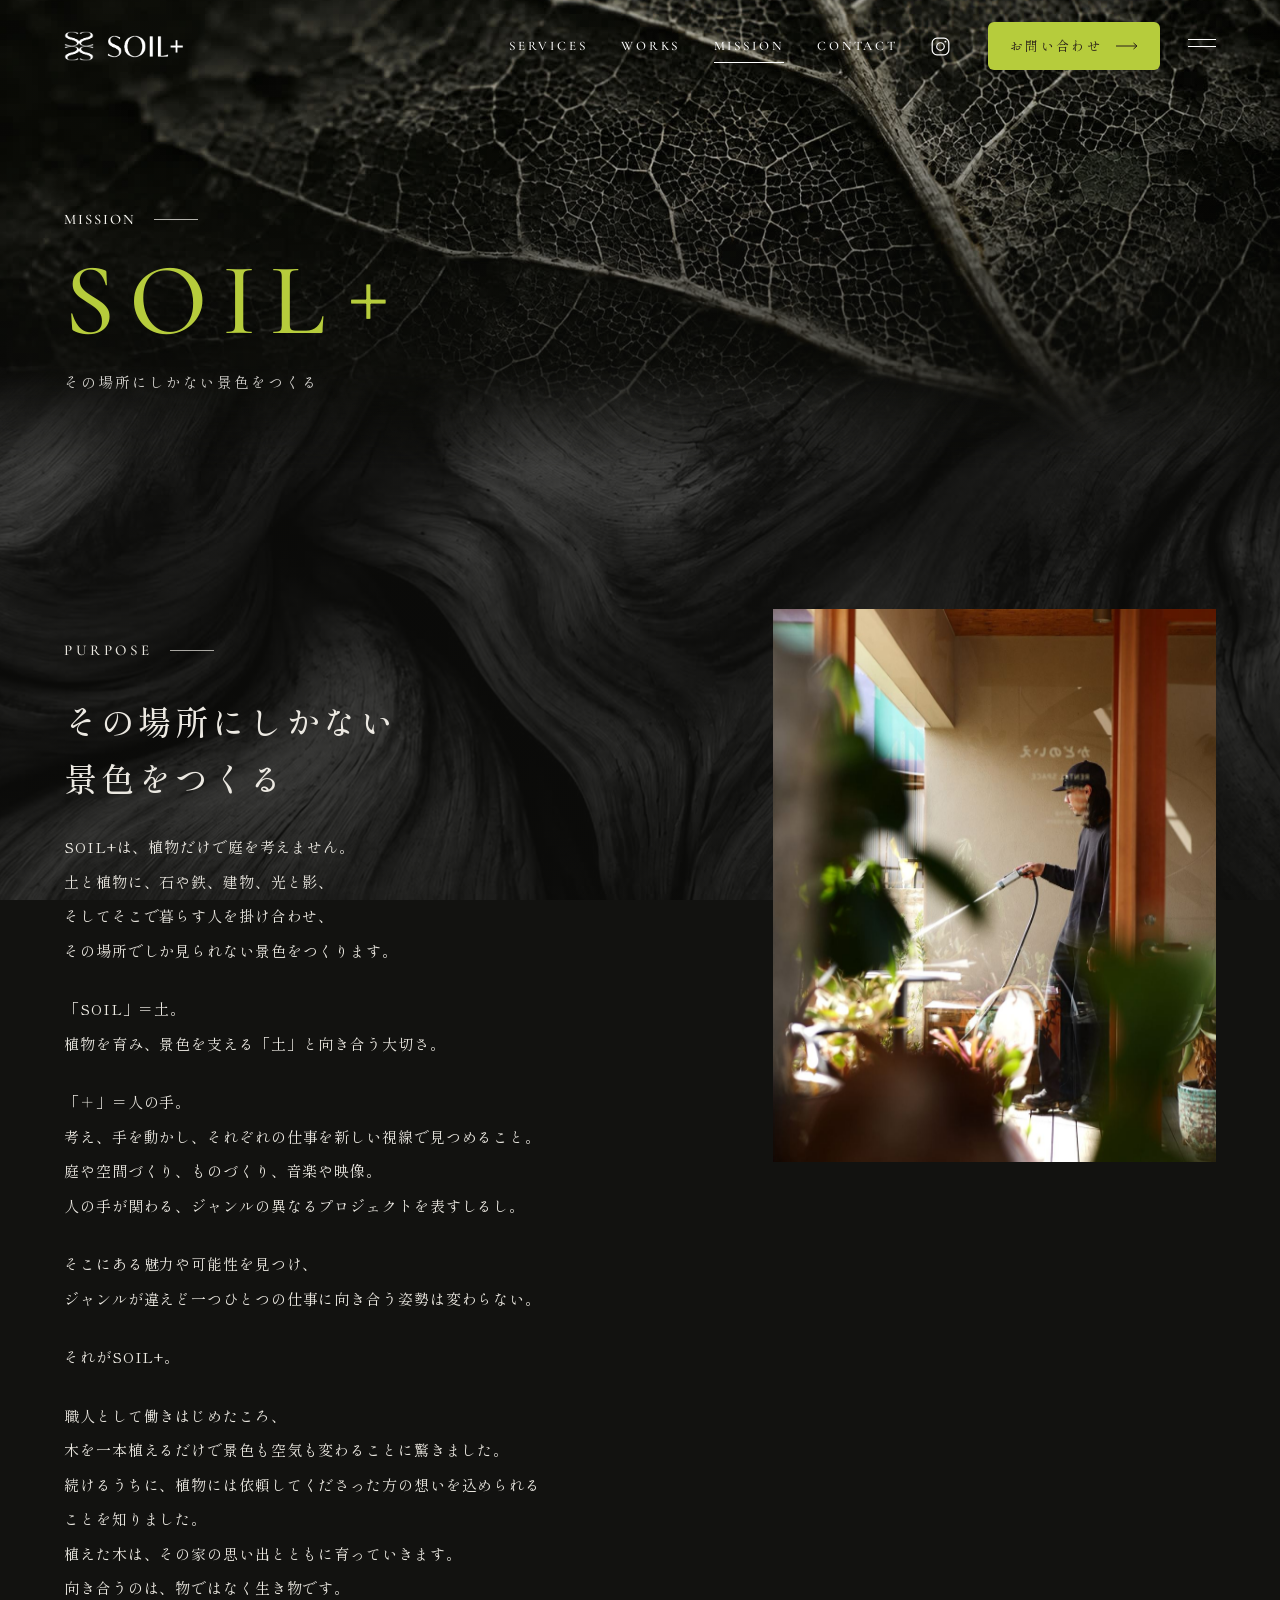
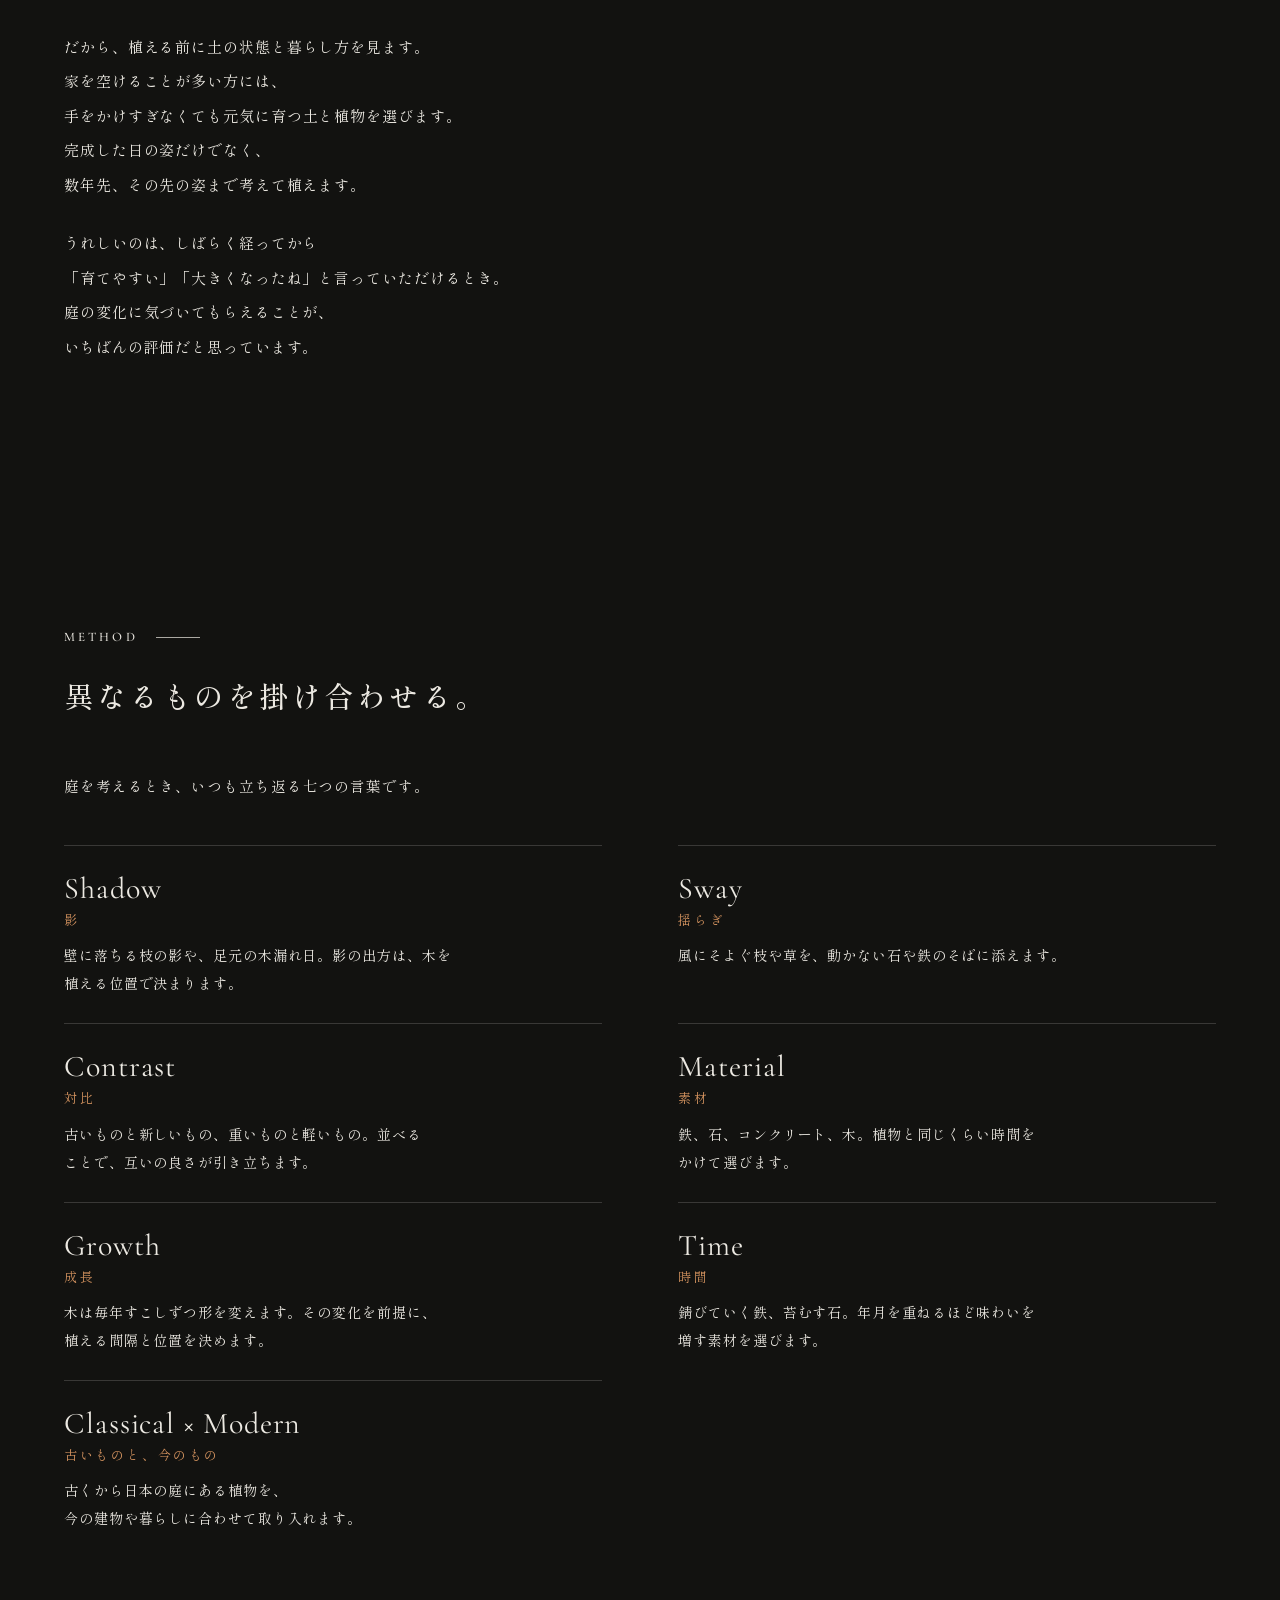
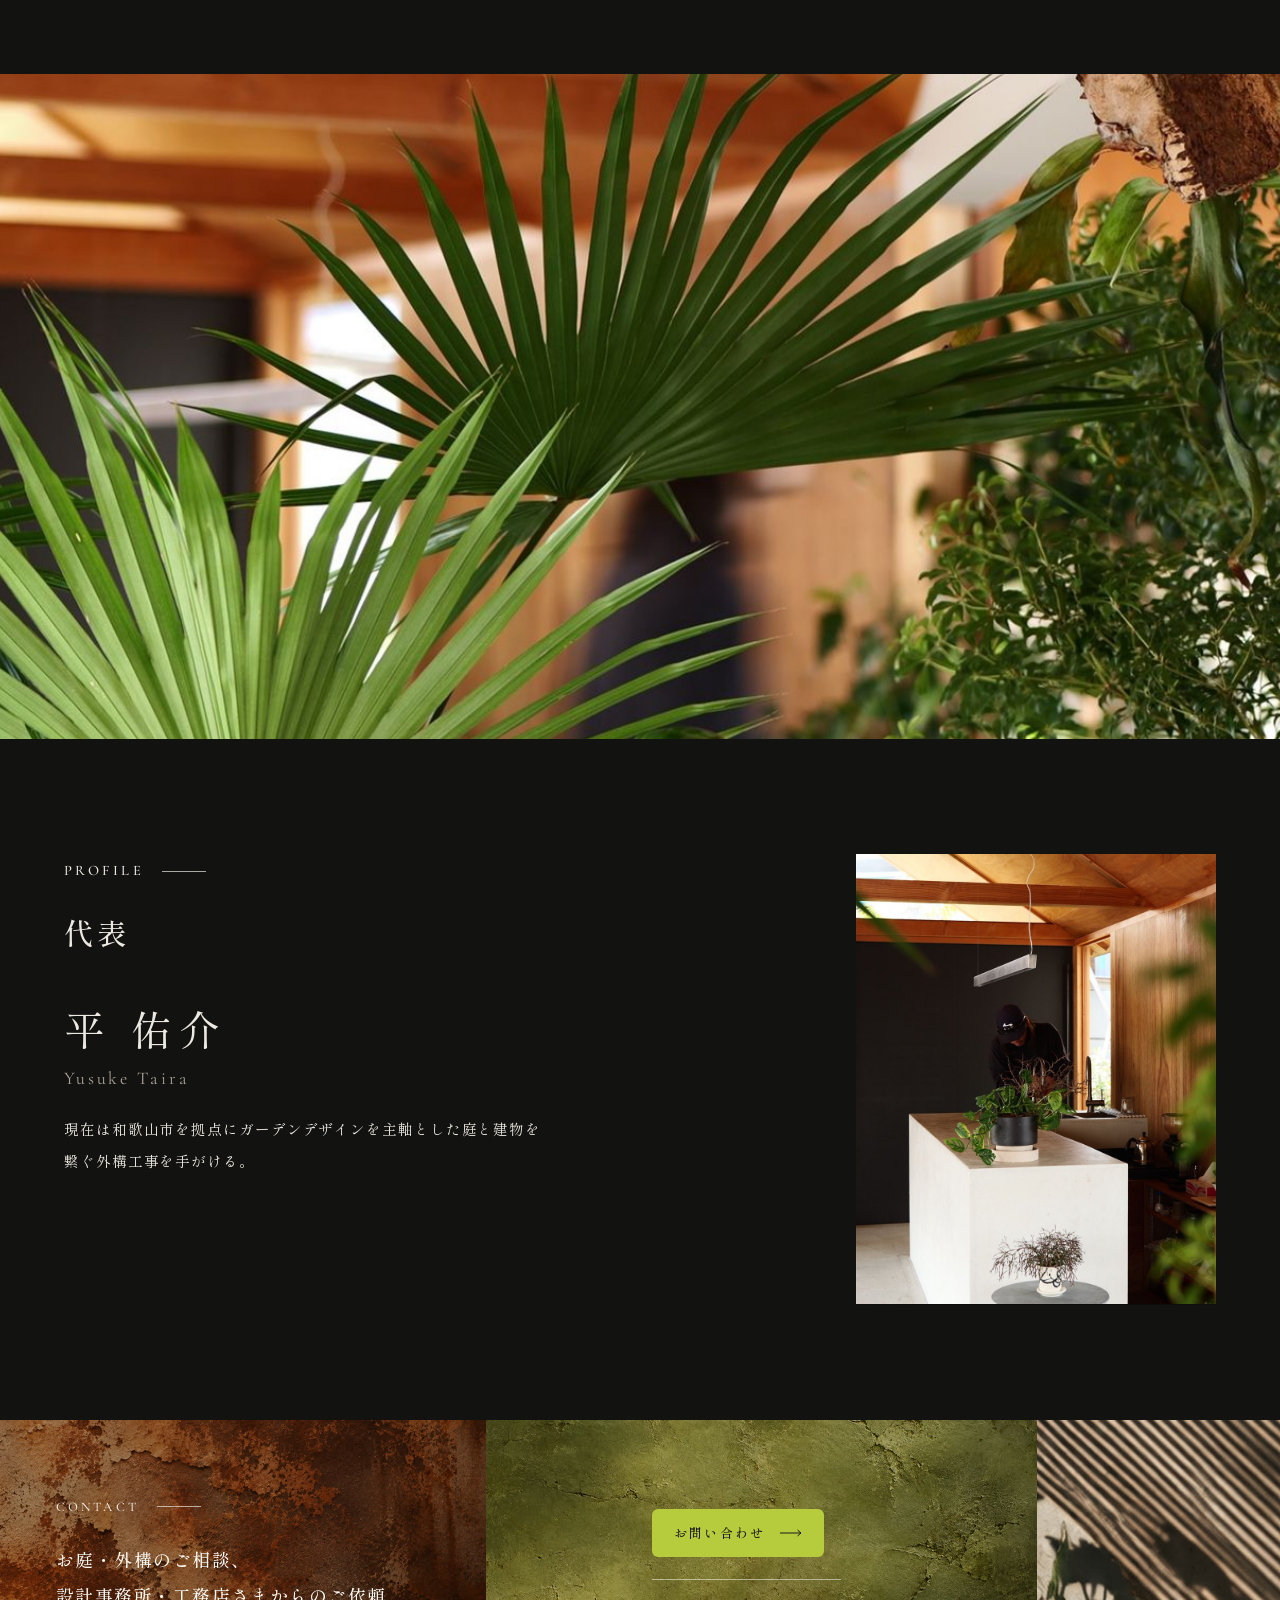
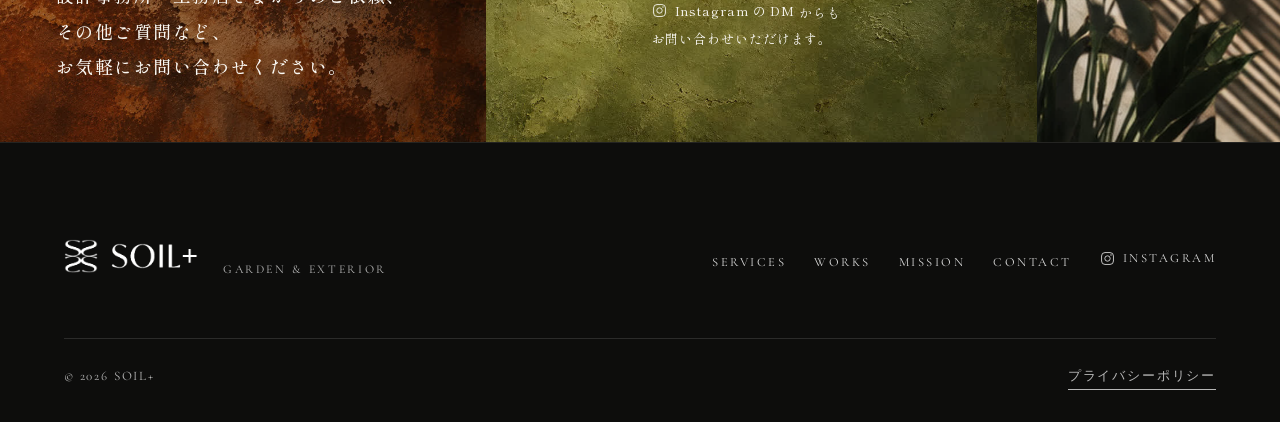
<file: mission.html>
<!DOCTYPE html>
<html lang="ja">
<head>
<meta charset="utf-8">
<meta name="viewport" content="width=device-width, initial-scale=1">
<meta name="referrer" content="strict-origin-when-cross-origin">
<meta name="format-detection" content="telephone=no">
<link rel="icon" href="assets/img/favicon-leaf.png">
<title>Mission — SOIL+</title>
<meta name="description" content="SOIL+の考え方。その場所にしかない景色をつくるために、異なるものを掛け合わせる。">
<link rel="canonical" href="https://soilplus.jp/mission.html">
<meta property="og:title" content="Mission — SOIL+">
<meta property="og:description" content="SOIL+の考え方。その場所にしかない景色をつくるために、異なるものを掛け合わせる。">
<meta property="og:type" content="website">
<meta property="og:image" content="https://soilplus.jp/assets/img/hero-olive.jpg">
<meta name="twitter:card" content="summary_large_image">
<link rel="preconnect" href="https://fonts.googleapis.com">
<link rel="preconnect" href="https://fonts.gstatic.com" crossorigin>
<link rel="preload" as="style" href="https://fonts.googleapis.com/css2?family=Cormorant+Garamond:ital,wght@0,400;0,500;0,600;1,400;1,500&family=Archivo:wght@500;600;800&display=swap" onload="this.onload=null;this.rel='stylesheet'">
<noscript><link rel="stylesheet" href="https://fonts.googleapis.com/css2?family=Cormorant+Garamond:ital,wght@0,400;0,500;0,600;1,400;1,500&family=Archivo:wght@500;600;800&display=swap"></noscript>
<!-- 2026-11-20 表示速度：和文の明朝体はサイトで使う文字だけの版をサイト内から読む（見た目は同じ Shippori Mincho） -->
<link rel="preload" as="image" href="assets/img/mission-head-sp.jpg" media="(max-width: 600px)" fetchpriority="high">
<link rel="preload" as="image" href="assets/img/mission-head.jpg" media="(min-width: 601px)" fetchpriority="high">
<link rel="preload" href="assets/fonts/shippori-regular.woff2" as="font" type="font/woff2" crossorigin>
<style>
@font-face { font-family: "Shippori Mincho"; font-weight: 400; font-style: normal; font-display: swap; src: url(assets/fonts/shippori-regular.woff2) format("woff2"); }
@font-face { font-family: "Shippori Mincho"; font-weight: 500; font-style: normal; font-display: swap; src: url(assets/fonts/shippori-medium.woff2) format("woff2"); }
@font-face { font-family: "Shippori Mincho"; font-weight: 600; font-style: normal; font-display: swap; src: url(assets/fonts/shippori-semibold.woff2) format("woff2"); }
/* スマホは木目背景を小さい版に／ページ移動の幕の写真は幕を使うときだけ読む */
@media (max-width: 600px) { .woodbg { background-image: url(assets/img/wood-bw-sp.jpg) !important; } }
.pt:not(.is-cover):not(.is-in):not(.is-out) { background-image: none; }
@media (max-width: 600px) { .phead--roots { background-image: url(assets/img/mission-head-sp.jpg) !important; } }
</style>
<link rel="stylesheet" href="assets/css/style.css?v=20261024e">
<link rel="stylesheet" href="assets/css/pages.css?v=20261024e">
<link rel="stylesheet" href="assets/css/v4.css?v=20261024e">
<link rel="stylesheet" href="assets/css/motion.css?v=20261024e">
<link rel="stylesheet" href="assets/css/wood.css?v=20261024e">
<noscript><style>.header{opacity:1;pointer-events:auto}[data-reveal]{opacity:1;transform:none}</style></noscript>
</head>
<body class="has-wood">
<div class="woodbg" aria-hidden="true"></div>

<svg width="0" height="0" style="position:absolute" aria-hidden="true">
  <symbol id="mark" viewBox="0 0 100 100">
    <g font-family="'Cormorant Garamond', Georgia, serif" font-weight="600" font-size="66" fill="currentColor">
      <text x="47" y="55">S</text>
      <text x="47" y="55" transform="matrix(-1 0 0 1 100 0)">S</text>
      <text x="47" y="55" transform="matrix(1 0 0 -1 0 100)">S</text>
      <text x="47" y="55" transform="matrix(-1 0 0 -1 100 100)">S</text>
    </g>
  </symbol>
  <symbol id="arrow" viewBox="0 0 22 8"><path d="M0 4h21M17.5 1 21 4l-3.5 3" fill="none" stroke="currentColor"/></symbol>
  <linearGradient id="igGrad" x1="0" y1="1" x2="1" y2="0"><stop offset="0" stop-color="#feda75"/><stop offset="0.3" stop-color="#fa7e1e"/><stop offset="0.6" stop-color="#d62976"/><stop offset="1" stop-color="#4f5bd5"/></linearGradient>
  <symbol id="ig" viewBox="0 0 24 24"><rect x="2.5" y="2.5" width="19" height="19" rx="5.5" fill="none" style="stroke:var(--igs,currentColor)" stroke-width="1.4"/><circle cx="12" cy="12" r="4.3" fill="none" style="stroke:var(--igs,currentColor)" stroke-width="1.4"/><circle cx="17.6" cy="6.4" r="1.1" style="fill:var(--igf,currentColor)"/></symbol>
</svg>

<!-- Header -->
<header class="header">
  <a class="brand" href="index.html" aria-label="SOIL+ トップへ">
    <img class="lg lg-mark" src="assets/img/logo-mark.png" alt=""><img class="lg lg-word" src="assets/img/logo-word.png" alt=""><span class="sr">SOIL+</span>
  </a>
  <nav class="gnav" aria-label="メイン">
    <a href="index.html#services">Services</a>
    <a href="works.html">Works</a>
    <a href="mission.html" aria-current="page">Mission</a>
    <a href="contact.html">Contact</a>
  </nav>
  <a class="ig-link" href="https://www.instagram.com/heidesuuu/" target="_blank" rel="noopener" aria-label="Instagram（@heidesuuu）を開く"><svg aria-hidden="true"><use href="#ig"></use></svg></a>
  <a class="cta" href="contact.html">お問い合わせ<svg aria-hidden="true"><use href="#arrow"></use></svg></a>
  <button class="menu-btn" type="button" aria-expanded="false" aria-controls="nav" aria-label="メニュー">
    <span class="t-menu">Menu</span><span class="t-close">Close</span><i></i>
  </button>
</header>

<nav class="nav" id="nav" aria-label="サイト内">
  <ul>
    <li style="--i:0"><a href="index.html">Top<small>はじめに</small></a></li>
    <li style="--i:1"><a href="index.html#services">Services<small>仕事の内容</small></a></li>
    <li style="--i:2"><a href="works.html">Works<small>施工事例</small></a></li>
    <li style="--i:3"><a href="mission.html">Mission<small>SOIL+について</small></a></li>
    <li style="--i:4"><a href="contact.html">Contact<small>お問い合わせ</small></a></li>
    <li style="--i:5"><a href="https://www.instagram.com/heidesuuu/" target="_blank" rel="noopener">Instagram<small>@heidesuuu</small></a></li>
  </ul>
  <div class="nav__foot">
    <span>SOIL+ — Garden &amp; Exterior</span>
    <span>Wakayama / Kansai</span>
  </div>
</nav>

<main data-header="light">

  <section class="phead phead--roots" style="background-image:url('assets/img/mission-head.jpg')" data-header="light">
    <div class="container">
      <p class="label">Mission</p>
      <h1>SOIL<span class="plus">+</span></h1>
      <p>その場所にしかない景色をつくる</p>
    </div>
  </section>

  <section class="mbody">
    <div class="container mbody__grid">
      <div class="mbody__text">
        <p class="label">Purpose</p>
        <h2 class="jp-h">その場所にしかない<br>景色をつくる</h2>
        <p class="fit" style="--n:18.1"><span class="l">SOIL+は、植物だけで庭を考えません。</span><br><span class="l">土と植物に、石や鉄、建物、光と影、</span><br><span class="l">そしてそこで暮らす人を掛け合わせ、</span><br><span class="l">その場所でしか</span><span class="l">見られない景色をつくります。</span></p>
        <p class="fit" style="--n:12.3"><span class="l">「SOIL」＝土。</span><br><span class="l">植物を育み、景色を支える</span><span class="l">「土」と向き合う大切さ。</span></p>
        <p class="fit" style="--n:20.3"><span class="l">「＋」＝人の手。</span><br><span class="l">考え、手を動かし、</span><span class="l">それぞれの仕事を</span><span class="l">新しい視線で見つめること。</span><br><span class="l">庭や空間づくり、ものづくり、音楽や映像。</span><br><span class="l">人の手が関わる、</span><span class="l">ジャンルの異なるプロジェクトを</span><span class="l">表すしるし。</span></p>
        <p class="fit" style="--n:16.3"><span class="l">そこにある魅力や可能性を見つけ、</span><br><span class="l">ジャンルが違えど一つひとつの</span><span class="l">仕事に向き合う姿勢は変わらない。</span></p>
        <p class="fit" style="--n:7.1"><span class="l">それがSOIL+。</span></p>
        <p class="fit" style="--n:18.3"><span class="l">職人として働きはじめたころ、</span><br><span class="l">木を一本植えるだけで</span><span class="l">景色も空気も変わることに驚きました。</span><br><span class="l">続けるうちに、植物には</span><span class="l">依頼してくださった方の</span><span class="l">想いを込められることを知りました。</span><br><span class="l">植えた木は、その家の思い出とともに</span><span class="l">育っていきます。</span><br><span class="l">向き合うのは、物ではなく生き物です。</span></p>
        <p class="fit" style="--n:19.3"><span class="l">だから、植える前に</span><span class="l">土の状態と暮らし方を見ます。</span><br><span class="l">家を空けることが多い方には、</span><br><span class="l">手をかけすぎなくても</span><span class="l">元気に育つ土と植物を選びます。</span><br><span class="l">完成した日の姿だけでなく、</span><br><span class="l">数年先、その先の姿まで考えて植えます。</span></p>
        <p class="fit" style="--n:17.3"><span class="l">うれしいのは、しばらく経ってから</span><br><span class="l">「育てやすい」「大きくなったね」と</span><span class="l">言っていただけるとき。</span><br><span class="l">庭の変化に気づいてもらえることが、</span><br><span class="l">いちばんの評価だと思っています。</span></p>
      </div>
      <figure class="mbody__fig" data-reveal><img src="assets/img/real-watering.jpg" alt="店先の植物にホースで水をやる平" loading="lazy"></figure>
    </div>
  </section>

  <section class="scope">
    <div class="container">
      <p class="label">Method</p>
      <h2 class="jp-h">異なるものを<br class="sp-br">掛け合わせる。</h2>
      <p class="svc5__lead fit" style="--n:15.3"><span class="l">庭を考えるとき、</span><span class="l">いつも立ち返る七つの言葉です。</span></p>
      <div class="scope__grid">
        <article><h3>Shadow<small>影</small></h3><p class="fit" style="--n:14.3"><span class="l">壁に落ちる枝の影や、</span><span class="l">足元の木漏れ日。</span><span class="l">影の出方は、</span><span class="l">木を植える位置で決まります。</span></p></article>
        <article><h3>Sway<small>揺らぎ</small></h3><p class="fit" style="--n:16.3"><span class="l">風にそよぐ枝や草を、</span><span class="l">動かない石や鉄のそばに添えます。</span></p></article>
        <article><h3>Contrast<small>対比</small></h3><p class="fit" style="--n:13.3"><span class="l">古いものと新しいもの、</span><span class="l">重いものと軽いもの。</span><span class="l">並べることで、</span><span class="l">互いの良さが引き立ちます。</span></p></article>
        <article><h3>Material<small>素材</small></h3><p class="fit" style="--n:13.3"><span class="l">鉄、石、コンクリート、木。</span><span class="l">植物と同じくらい</span><span class="l">時間をかけて選びます。</span></p></article>
        <article><h3>Growth<small>成長</small></h3><p class="fit" style="--n:16.3"><span class="l">木は毎年すこしずつ形を変えます。</span><span class="l">その変化を前提に、</span><span class="l">植える間隔と位置を決めます。</span></p></article>
        <article><h3>Time<small>時間</small></h3><p class="fit" style="--n:14.3"><span class="l">錆びていく鉄、苔むす石。</span><span class="l">年月を重ねるほど</span><span class="l">味わいを増す素材を選びます。</span></p></article>
        <article><h3>Classical × Modern<small>古いものと、今のもの</small></h3><p class="fit" style="--n:15.3"><span class="l">古くから日本の庭にある植物を、</span><br><span class="l">今の建物や暮らしに</span><span class="l">合わせて取り入れます。</span></p></article>
      </div>
    </div>
  </section>

  <figure class="wide-photo" data-reveal><img src="assets/img/real-palm-beams.jpg" alt="木の梁の下に並ぶヤシとビカクシダ" loading="lazy"></figure>

  <section class="profile">
    <div class="container profile__grid rep-grid">
      <div class="rep__body">
        <p class="label">Profile</p>
        <h2 class="jp-h">代表</h2>
        <p class="rep__name">平 佑介<span>Yusuke Taira</span></p>
        <p class="fit" style="--n:17.3"><span class="l">現在は和歌山市を拠点に</span><span class="l">ガーデンデザインを主軸とした</span><span class="l">庭と建物を繋ぐ外構工事を手がける。</span></p>
      </div>
      <figure class="rep__fig" data-reveal><img src="assets/img/real-workbench.jpg" alt="作業台で植物を手入れする代表・平" loading="lazy" width="900" height="1603"></figure>
    </div>
  </section>

</main>

  <!-- Contact band -->
  <section class="cband" id="contact" data-header="light" style="--cband-rust:url('../img/tex-rust-3.jpg')">
    <div class="cband__lead">
      <p class="label">Contact</p>
      <h2 class="jp-h cband__h fit" style="--n:18.3"><span class="l">お庭・外構のご相談、</span><br><span class="l">設計事務所・工務店さまからのご依頼、</span><br><span class="l">その他ご質問など、</span><br><span class="l">お気軽にお問い合わせください。</span></h2>
    </div>
    <div class="cband__act">
      <a class="cta" href="contact.html">お問い合わせ<svg aria-hidden="true"><use href="#arrow"></use></svg></a>
      <p class="fit" style="--n:13.3"><span class="l"><a class="ig-text" href="https://www.instagram.com/heidesuuu/" target="_blank" rel="noopener"><svg aria-hidden="true"><use href="#ig"></use></svg>Instagram の DM</a> からも</span><br><span class="l">お問い合わせいただけます。</span></p>
    </div>
    <div class="cband__slats" aria-hidden="true"></div>
  </section>

<footer class="footer" data-header="light">
  <div class="container">
    <div class="footer__line">
      <div>
        <a class="brand" href="index.html"><img class="lg lg-mark" src="assets/img/logo-mark.png" alt=""><img class="lg lg-word" src="assets/img/logo-word.png" alt=""><span class="sr">SOIL+</span></a>
        <span class="footer__sub">Garden &amp; Exterior</span>
      </div>
      <nav aria-label="フッター">
        <ul>
          <li><a href="index.html#services">Services</a></li>
          <li><a href="works.html">Works</a></li>
          <li><a href="mission.html">Mission</a></li>
          <li><a href="contact.html">Contact</a></li>
          <li><a class="ig-text" href="https://www.instagram.com/heidesuuu/" target="_blank" rel="noopener"><svg aria-hidden="true"><use href="#ig"></use></svg>Instagram</a></li>
        </ul>
      </nav>
    </div>
    <div class="footer__bottom">
      <span>© <span data-year>2026</span> SOIL+</span>
      <a href="privacy.html">プライバシーポリシー</a>
    </div>
  </div>
</footer>

<script src="assets/js/main.js?v=20261024e"></script>
<script src="assets/js/motion.js?v=20261024e"></script>
</body>
</html>
</file>
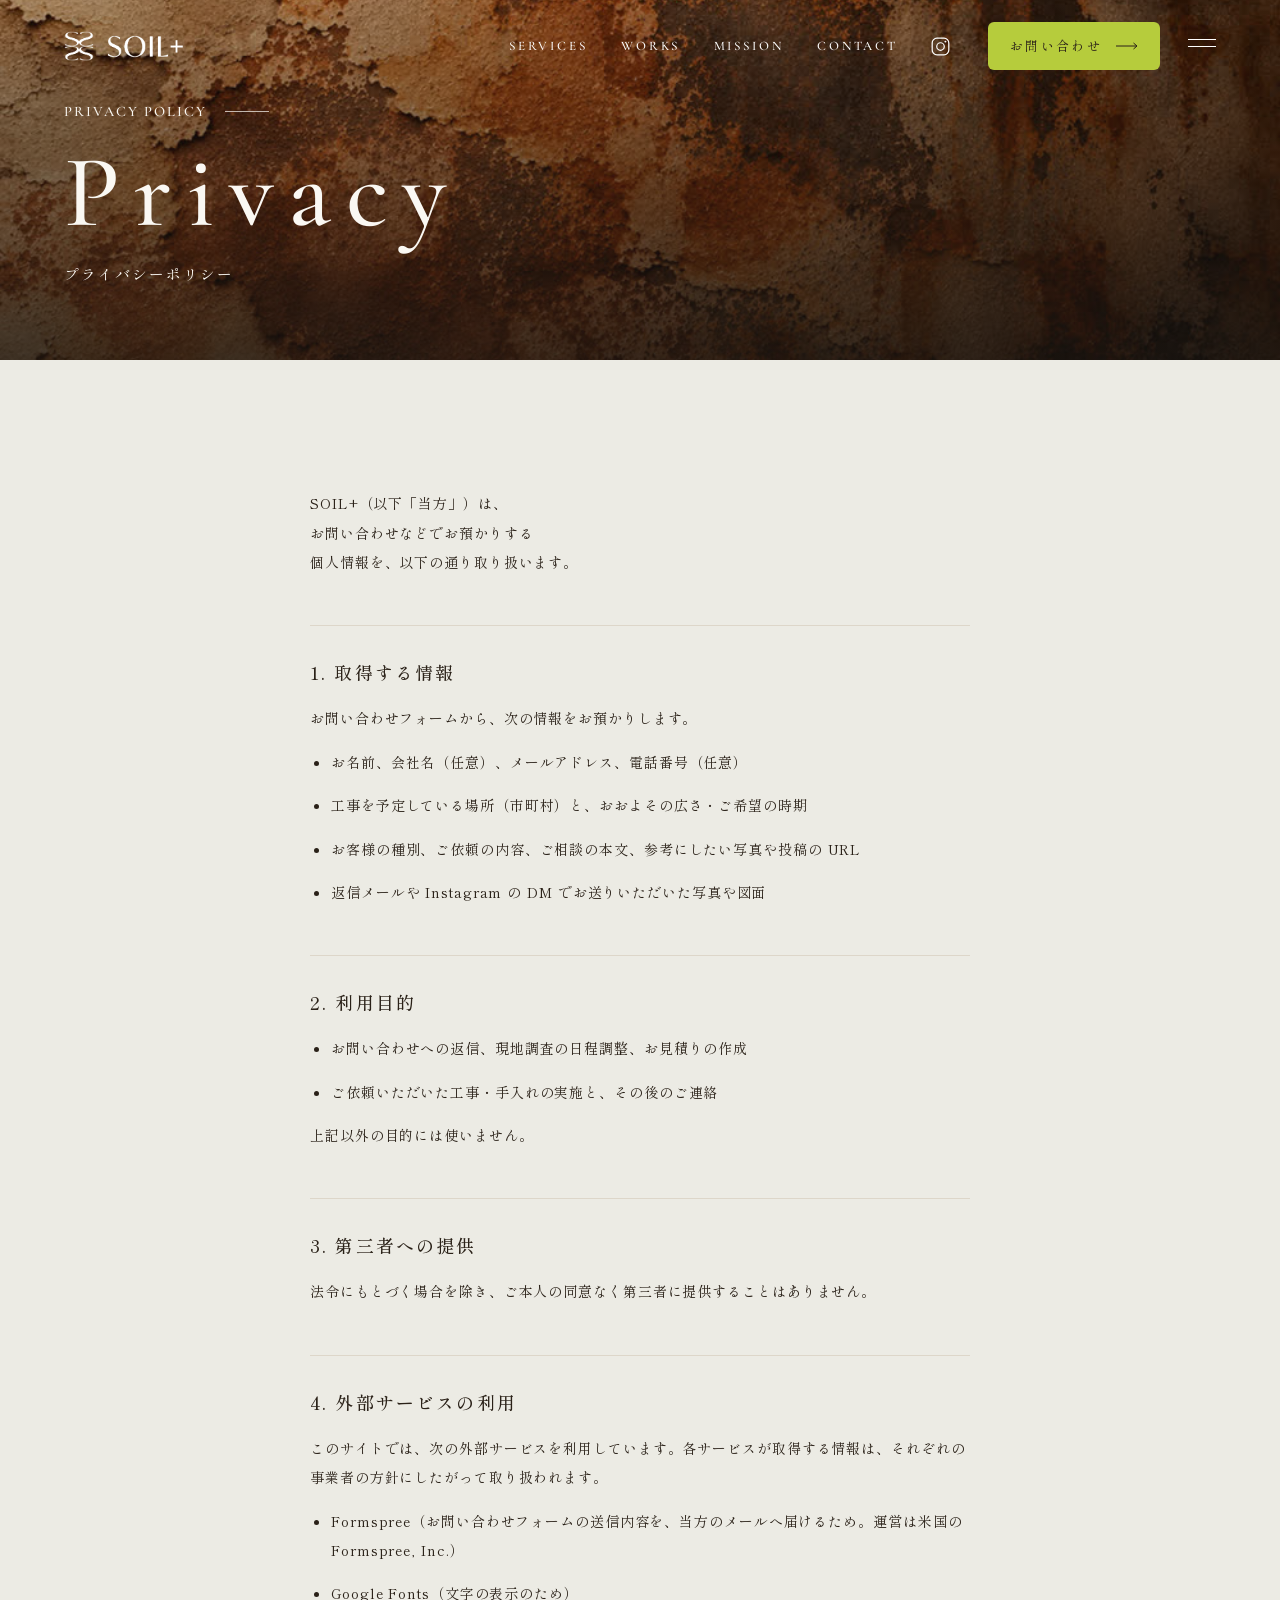
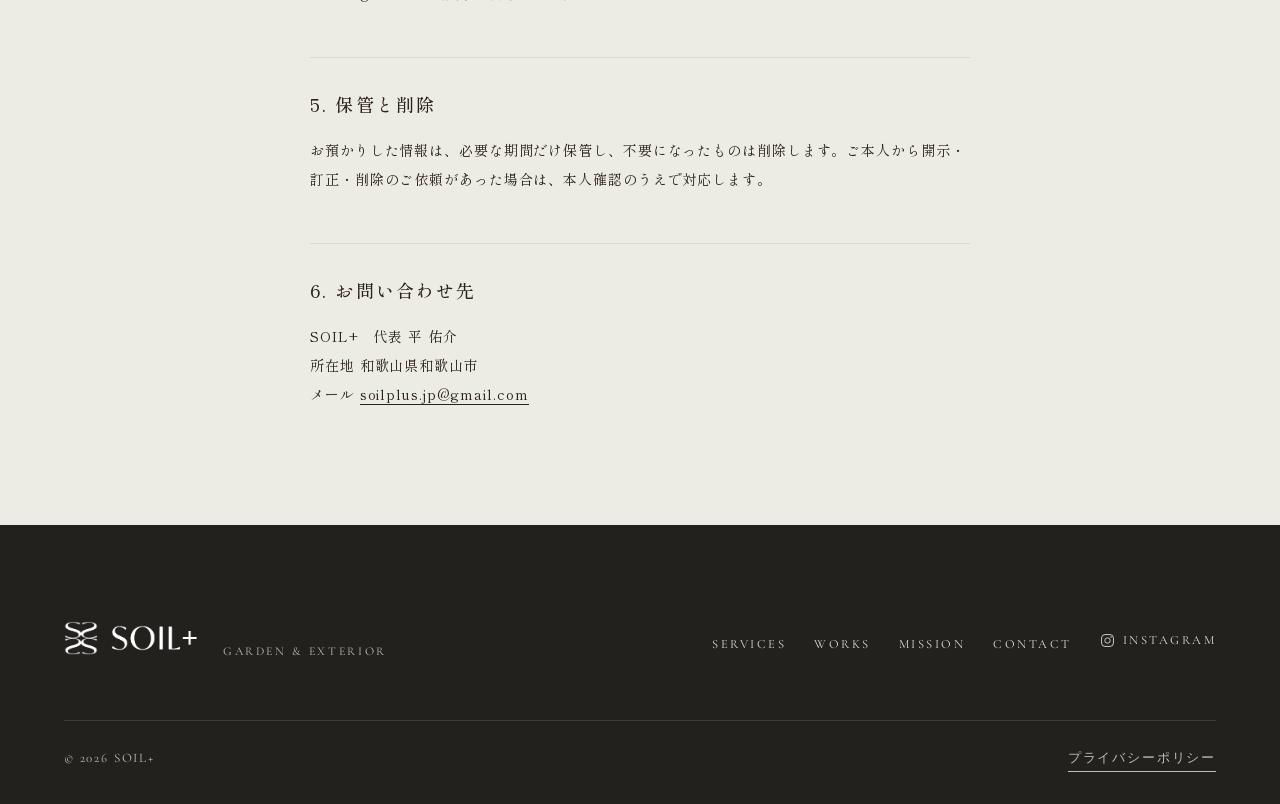
<file: privacy.html>
<!DOCTYPE html>
<html lang="ja">
<head>
<meta charset="utf-8">
<meta name="viewport" content="width=device-width, initial-scale=1">
<meta name="referrer" content="strict-origin-when-cross-origin">
<meta name="format-detection" content="telephone=no">
<link rel="icon" href="assets/img/favicon-leaf.png">
<title>プライバシーポリシー — SOIL+</title>
<meta name="description" content="SOIL+のプライバシーポリシー。">
<link rel="canonical" href="https://soilplus.jp/privacy.html">
<link rel="preconnect" href="https://fonts.googleapis.com">
<link rel="preconnect" href="https://fonts.gstatic.com" crossorigin>
<link rel="preload" as="style" href="https://fonts.googleapis.com/css2?family=Cormorant+Garamond:ital,wght@0,400;0,500;0,600;1,400;1,500&family=Archivo:wght@500;600;800&display=swap" onload="this.onload=null;this.rel='stylesheet'">
<noscript><link rel="stylesheet" href="https://fonts.googleapis.com/css2?family=Cormorant+Garamond:ital,wght@0,400;0,500;0,600;1,400;1,500&family=Archivo:wght@500;600;800&display=swap"></noscript>
<!-- 2026-11-20 表示速度：和文の明朝体はサイトで使う文字だけの版をサイト内から読む（見た目は同じ Shippori Mincho） -->
<link rel="preload" as="image" href="assets/img/tex-rust-2-sp.jpg" media="(max-width: 600px)" fetchpriority="high">
<link rel="preload" as="image" href="assets/img/tex-rust-2.jpg" media="(min-width: 601px)" fetchpriority="high">
<link rel="preload" href="assets/fonts/shippori-regular.woff2" as="font" type="font/woff2" crossorigin>
<style>
@font-face { font-family: "Shippori Mincho"; font-weight: 400; font-style: normal; font-display: swap; src: url(assets/fonts/shippori-regular.woff2) format("woff2"); }
@font-face { font-family: "Shippori Mincho"; font-weight: 500; font-style: normal; font-display: swap; src: url(assets/fonts/shippori-medium.woff2) format("woff2"); }
@font-face { font-family: "Shippori Mincho"; font-weight: 600; font-style: normal; font-display: swap; src: url(assets/fonts/shippori-semibold.woff2) format("woff2"); }
/* スマホは木目背景を小さい版に／ページ移動の幕の写真は幕を使うときだけ読む */
@media (max-width: 600px) { .woodbg { background-image: url(assets/img/wood-bw-sp.jpg) !important; } }
.pt:not(.is-cover):not(.is-in):not(.is-out) { background-image: none; }
@media (max-width: 600px) { .phead--short { background-image: url(assets/img/tex-rust-2-sp.jpg) !important; } }
</style>
<link rel="stylesheet" href="assets/css/style.css?v=20261024e">
<link rel="stylesheet" href="assets/css/pages.css?v=20261024e">
<link rel="stylesheet" href="assets/css/v4.css?v=20261024e">
<link rel="stylesheet" href="assets/css/motion.css?v=20261024e">
<link rel="stylesheet" href="assets/css/wood.css?v=20261024e">
<noscript><style>.header{opacity:1;pointer-events:auto}[data-reveal]{opacity:1;transform:none}</style></noscript>
</head>
<body>

<svg width="0" height="0" style="position:absolute" aria-hidden="true">
  <symbol id="mark" viewBox="0 0 100 100">
    <g font-family="'Cormorant Garamond', Georgia, serif" font-weight="600" font-size="66" fill="currentColor">
      <text x="47" y="55">S</text>
      <text x="47" y="55" transform="matrix(-1 0 0 1 100 0)">S</text>
      <text x="47" y="55" transform="matrix(1 0 0 -1 0 100)">S</text>
      <text x="47" y="55" transform="matrix(-1 0 0 -1 100 100)">S</text>
    </g>
  </symbol>
  <symbol id="arrow" viewBox="0 0 22 8"><path d="M0 4h21M17.5 1 21 4l-3.5 3" fill="none" stroke="currentColor"/></symbol>
  <linearGradient id="igGrad" x1="0" y1="1" x2="1" y2="0"><stop offset="0" stop-color="#feda75"/><stop offset="0.3" stop-color="#fa7e1e"/><stop offset="0.6" stop-color="#d62976"/><stop offset="1" stop-color="#4f5bd5"/></linearGradient>
  <symbol id="ig" viewBox="0 0 24 24"><rect x="2.5" y="2.5" width="19" height="19" rx="5.5" fill="none" style="stroke:var(--igs,currentColor)" stroke-width="1.4"/><circle cx="12" cy="12" r="4.3" fill="none" style="stroke:var(--igs,currentColor)" stroke-width="1.4"/><circle cx="17.6" cy="6.4" r="1.1" style="fill:var(--igf,currentColor)"/></symbol>
</svg>

<!-- Header -->
<header class="header">
  <a class="brand" href="index.html" aria-label="SOIL+ トップへ">
    <img class="lg lg-mark" src="assets/img/logo-mark.png" alt=""><img class="lg lg-word" src="assets/img/logo-word.png" alt=""><span class="sr">SOIL+</span>
  </a>
  <nav class="gnav" aria-label="メイン">
    <a href="index.html#services">Services</a>
    <a href="works.html">Works</a>
    <a href="mission.html">Mission</a>
    <a href="contact.html">Contact</a>
  </nav>
  <a class="ig-link" href="https://www.instagram.com/heidesuuu/" target="_blank" rel="noopener" aria-label="Instagram（@heidesuuu）を開く"><svg aria-hidden="true"><use href="#ig"></use></svg></a>
  <a class="cta" href="contact.html">お問い合わせ<svg aria-hidden="true"><use href="#arrow"></use></svg></a>
  <button class="menu-btn" type="button" aria-expanded="false" aria-controls="nav" aria-label="メニュー">
    <span class="t-menu">Menu</span><span class="t-close">Close</span><i></i>
  </button>
</header>

<nav class="nav" id="nav" aria-label="サイト内">
  <ul>
    <li style="--i:0"><a href="index.html">Top<small>はじめに</small></a></li>
    <li style="--i:1"><a href="index.html#services">Services<small>仕事の内容</small></a></li>
    <li style="--i:2"><a href="works.html">Works<small>施工事例</small></a></li>
    <li style="--i:3"><a href="mission.html">Mission<small>SOIL+について</small></a></li>
    <li style="--i:4"><a href="contact.html">Contact<small>お問い合わせ</small></a></li>
    <li style="--i:5"><a href="https://www.instagram.com/heidesuuu/" target="_blank" rel="noopener">Instagram<small>@heidesuuu</small></a></li>
  </ul>
  <div class="nav__foot">
    <span>SOIL+ — Garden &amp; Exterior</span>
    <span>Wakayama / Kansai</span>
  </div>
</nav>

<main>

  <section class="phead phead--short" style="background-image:url('assets/img/tex-rust-2.jpg')" data-header="light">
    <div class="container">
      <p class="label">Privacy Policy</p>
      <h1>Privacy</h1>
      <p>プライバシーポリシー</p>
    </div>
  </section>

  <section class="policy">
    <div class="container policy__body">
      <p class="fit" style="--n:18.3"><span class="l">SOIL+（以下「当方」）は、</span><br><span class="l">お問い合わせなどでお預かりする</span><br><span class="l">個人情報を、以下の通り取り扱います。</span></p>

      <h2>1. 取得する情報</h2>
      <p>お問い合わせフォームから、次の情報をお預かりします。</p>
      <ul>
        <li>お名前、会社名（任意）、メールアドレス、電話番号（任意）</li>
        <li>工事を予定している場所（市町村）と、おおよその広さ・ご希望の時期</li>
        <li>お客様の種別、ご依頼の内容、ご相談の本文、参考にしたい写真や投稿の URL</li>
        <li>返信メールや Instagram の DM でお送りいただいた写真や図面</li>
      </ul>

      <h2>2. 利用目的</h2>
      <ul>
        <li>お問い合わせへの返信、現地調査の日程調整、お見積りの作成</li>
        <li>ご依頼いただいた工事・手入れの実施と、その後のご連絡</li>
      </ul>
      <p>上記以外の目的には使いません。</p>

      <h2>3. 第三者への提供</h2>
      <p>法令にもとづく場合を除き、ご本人の同意なく第三者に提供することはありません。</p>

      <h2>4. 外部サービスの利用</h2>
      <p>このサイトでは、次の外部サービスを利用しています。各サービスが取得する情報は、それぞれの事業者の方針にしたがって取り扱われます。</p>
      <ul>
        <li>Formspree（お問い合わせフォームの送信内容を、当方のメールへ届けるため。運営は米国の Formspree, Inc.）</li>
        <li>Google Fonts（文字の表示のため）</li>
      </ul>

      <h2>5. 保管と削除</h2>
      <p>お預かりした情報は、必要な期間だけ保管し、不要になったものは削除します。ご本人から開示・訂正・削除のご依頼があった場合は、本人確認のうえで対応します。</p>

      <h2>6. お問い合わせ先</h2>
      <p>SOIL+　代表 平 佑介<br>
      所在地 和歌山県和歌山市<br>
      メール <a href="mailto:soilplus.jp@gmail.com">soilplus.jp@gmail.com</a></p>
    </div>
  </section>

</main>

<footer class="footer" data-header="light">
  <div class="container">
    <div class="footer__line">
      <div>
        <a class="brand" href="index.html"><img class="lg lg-mark" src="assets/img/logo-mark.png" alt=""><img class="lg lg-word" src="assets/img/logo-word.png" alt=""><span class="sr">SOIL+</span></a>
        <span class="footer__sub">Garden &amp; Exterior</span>
      </div>
      <nav aria-label="フッター">
        <ul>
          <li><a href="index.html#services">Services</a></li>
          <li><a href="works.html">Works</a></li>
          <li><a href="mission.html">Mission</a></li>
          <li><a href="contact.html">Contact</a></li>
          <li><a class="ig-text" href="https://www.instagram.com/heidesuuu/" target="_blank" rel="noopener"><svg aria-hidden="true"><use href="#ig"></use></svg>Instagram</a></li>
        </ul>
      </nav>
    </div>
    <div class="footer__bottom">
      <span>© <span data-year>2026</span> SOIL+</span>
      <a href="privacy.html">プライバシーポリシー</a>
    </div>
  </div>
</footer>

<script src="assets/js/main.js?v=20261024e"></script>
<script src="assets/js/motion.js?v=20261024e"></script>
</body>
</html>
</file>
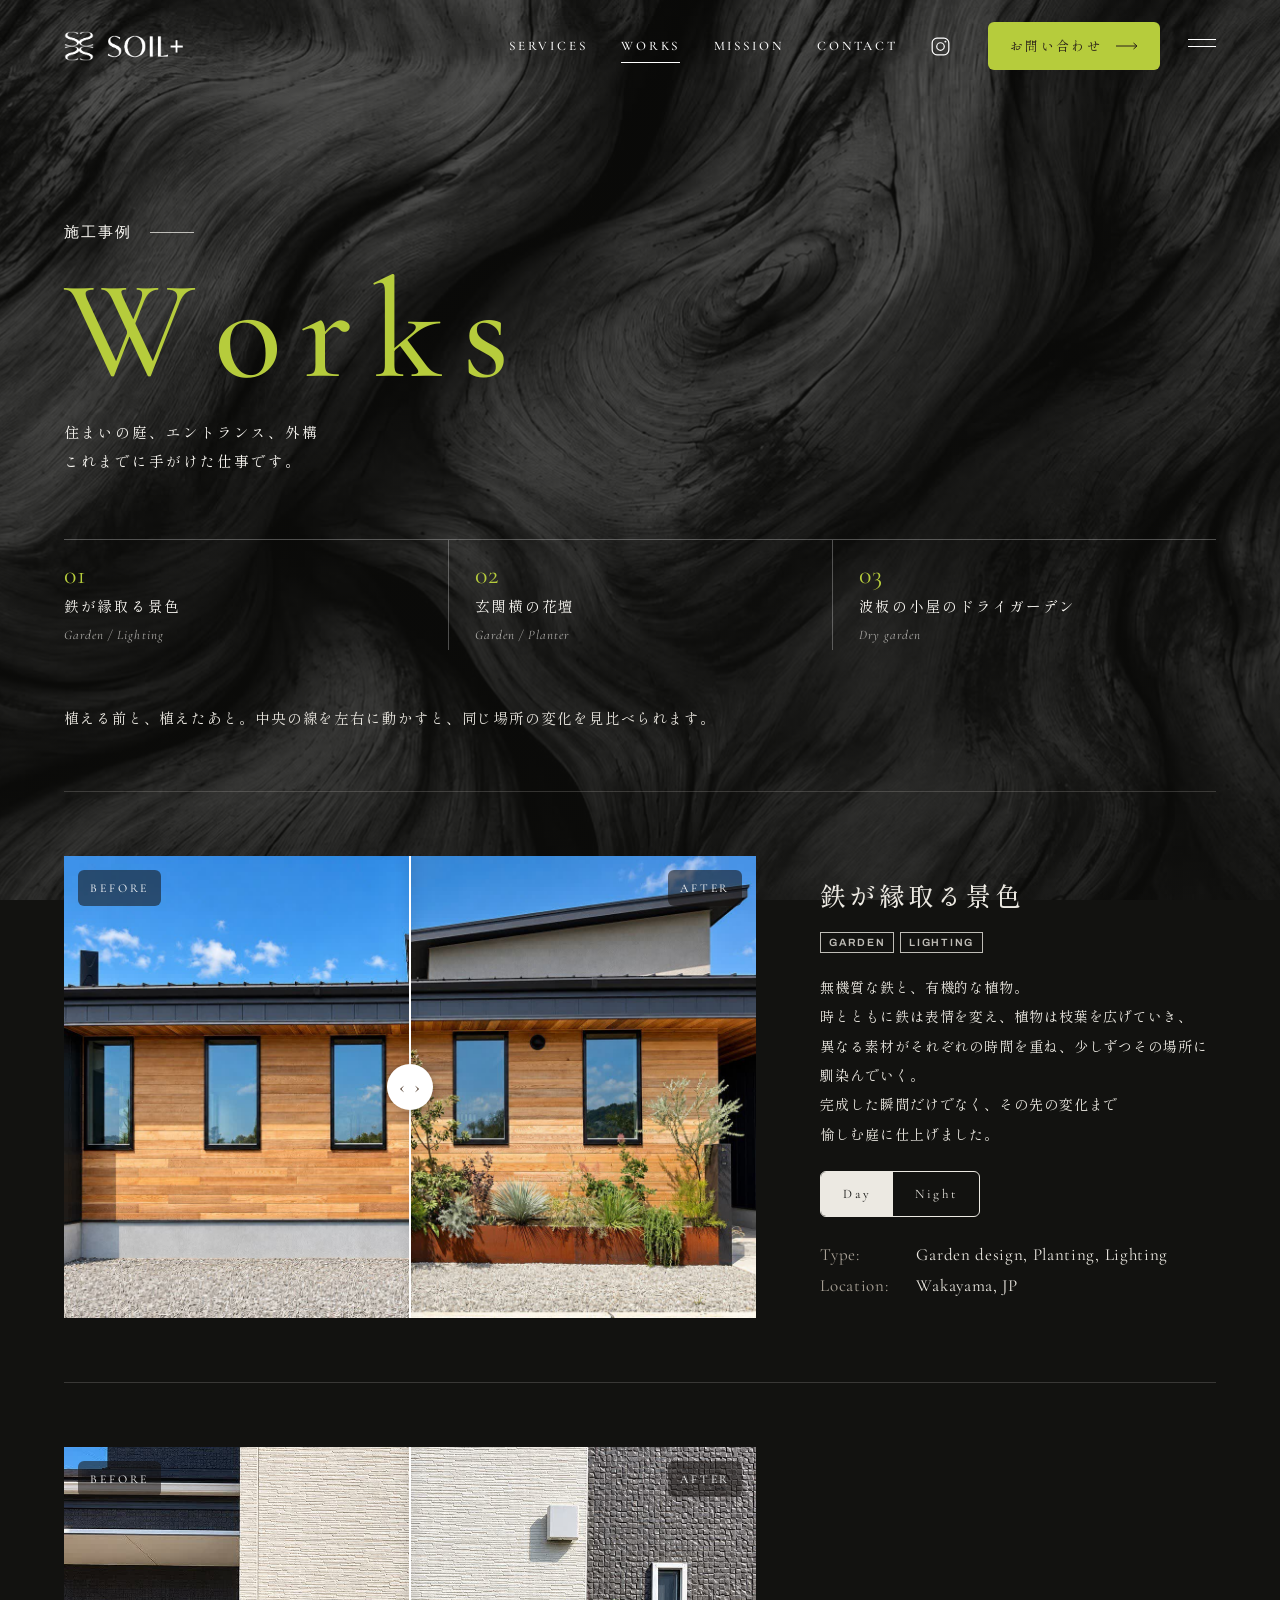
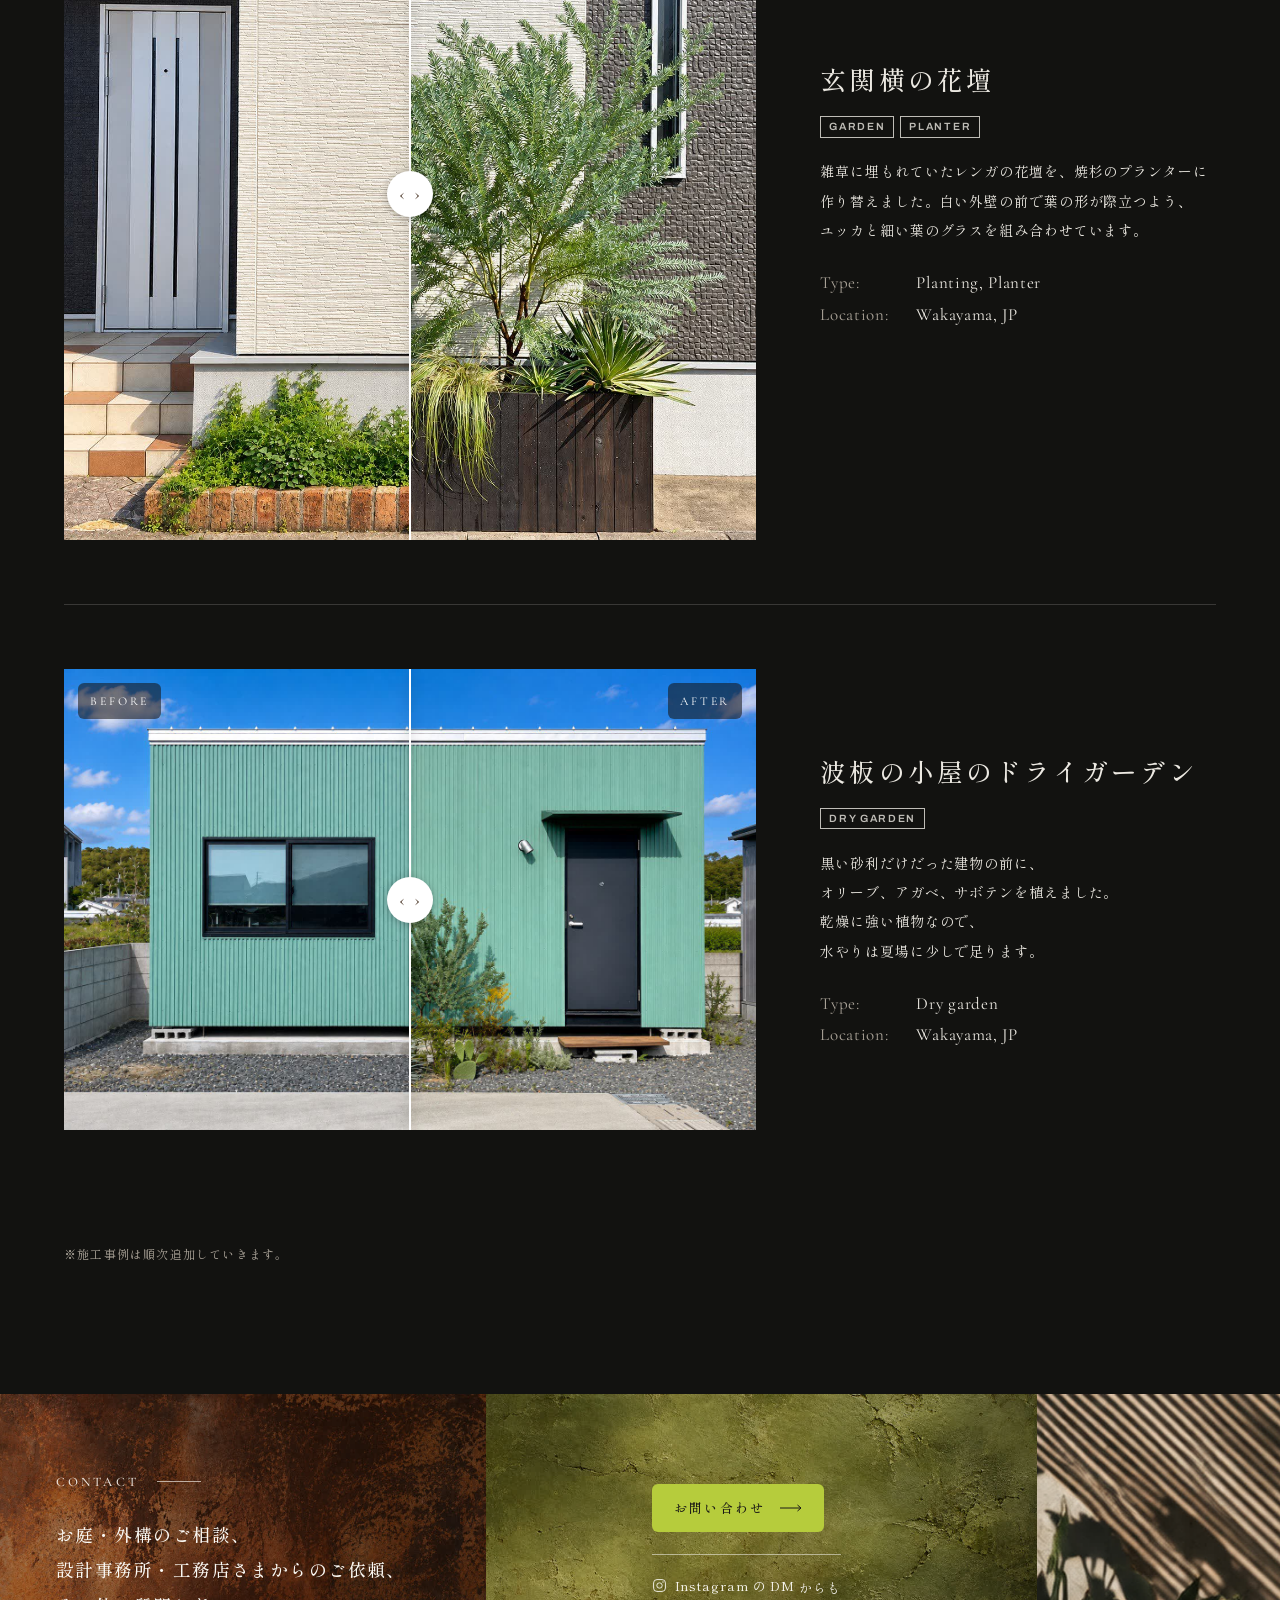
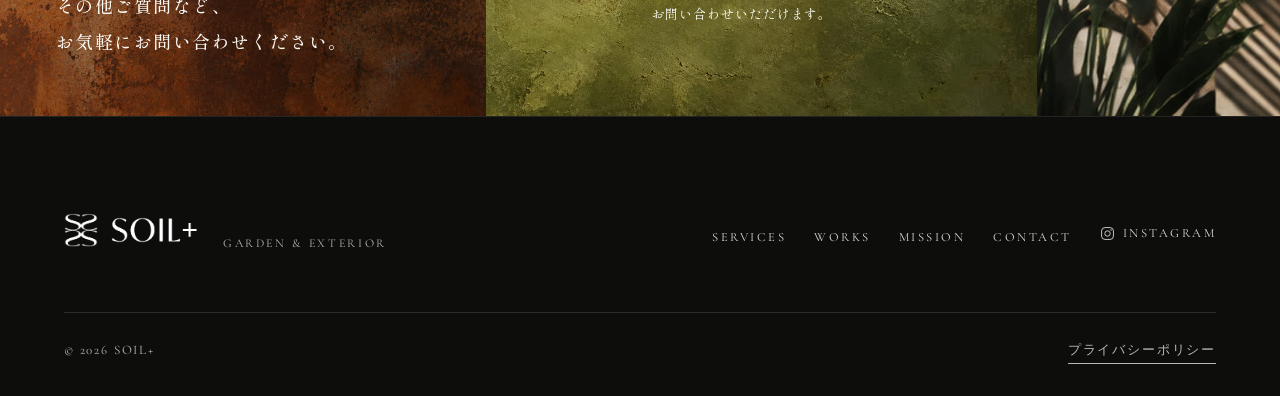
<file: works.html>
<!DOCTYPE html>
<html lang="ja">
<head>
<meta charset="utf-8">
<meta name="viewport" content="width=device-width, initial-scale=1">
<meta name="referrer" content="strict-origin-when-cross-origin">
<meta name="format-detection" content="telephone=no">
<link rel="icon" href="assets/img/favicon-leaf.png">
<title>Works — SOIL+</title>
<meta name="description" content="SOIL+の施工事例。エントランスの植栽、外構、石組み、ドライガーデン。">
<link rel="canonical" href="https://soilplus.jp/works.html">
<meta property="og:title" content="Works — SOIL+">
<meta property="og:description" content="SOIL+の施工事例。エントランスの植栽、外構、石組み、ドライガーデン。">
<meta property="og:type" content="website">
<meta property="og:image" content="https://soilplus.jp/assets/img/hero-olive.jpg">
<meta name="twitter:card" content="summary_large_image">
<link rel="preconnect" href="https://fonts.googleapis.com">
<link rel="preconnect" href="https://fonts.gstatic.com" crossorigin>
<link rel="preload" as="style" href="https://fonts.googleapis.com/css2?family=Cormorant+Garamond:ital,wght@0,400;0,500;0,600;1,400;1,500&family=Archivo:wght@500;600;800&display=swap" onload="this.onload=null;this.rel='stylesheet'">
<noscript><link rel="stylesheet" href="https://fonts.googleapis.com/css2?family=Cormorant+Garamond:ital,wght@0,400;0,500;0,600;1,400;1,500&family=Archivo:wght@500;600;800&display=swap"></noscript>
<!-- 2026-11-20 表示速度：和文の明朝体はサイトで使う文字だけの版をサイト内から読む（見た目は同じ Shippori Mincho） -->
<link rel="preload" href="assets/fonts/shippori-regular.woff2" as="font" type="font/woff2" crossorigin>
<style>
@font-face { font-family: "Shippori Mincho"; font-weight: 400; font-style: normal; font-display: swap; src: url(assets/fonts/shippori-regular.woff2) format("woff2"); }
@font-face { font-family: "Shippori Mincho"; font-weight: 500; font-style: normal; font-display: swap; src: url(assets/fonts/shippori-medium.woff2) format("woff2"); }
@font-face { font-family: "Shippori Mincho"; font-weight: 600; font-style: normal; font-display: swap; src: url(assets/fonts/shippori-semibold.woff2) format("woff2"); }
/* スマホは木目背景を小さい版に／ページ移動の幕の写真は幕を使うときだけ読む */
@media (max-width: 600px) { .woodbg { background-image: url(assets/img/wood-bw-sp.jpg) !important; } }
.pt:not(.is-cover):not(.is-in):not(.is-out) { background-image: none; }
</style>
<link rel="stylesheet" href="assets/css/style.css?v=20261024e">
<link rel="stylesheet" href="assets/css/pages.css?v=20261024e">
<link rel="stylesheet" href="assets/css/v4.css?v=20261024e">
<link rel="stylesheet" href="assets/css/motion.css?v=20261024e">
<link rel="stylesheet" href="assets/css/wood.css?v=20261024e">
<noscript><style>.header{opacity:1;pointer-events:auto}[data-reveal]{opacity:1;transform:none}</style></noscript>
</head>
<body class="has-wood">
<div class="woodbg" aria-hidden="true"></div>

<svg width="0" height="0" style="position:absolute" aria-hidden="true">
  <symbol id="mark" viewBox="0 0 100 100">
    <g font-family="'Cormorant Garamond', Georgia, serif" font-weight="600" font-size="66" fill="currentColor">
      <text x="47" y="55">S</text>
      <text x="47" y="55" transform="matrix(-1 0 0 1 100 0)">S</text>
      <text x="47" y="55" transform="matrix(1 0 0 -1 0 100)">S</text>
      <text x="47" y="55" transform="matrix(-1 0 0 -1 100 100)">S</text>
    </g>
  </symbol>
  <symbol id="arrow" viewBox="0 0 22 8"><path d="M0 4h21M17.5 1 21 4l-3.5 3" fill="none" stroke="currentColor"/></symbol>
  <linearGradient id="igGrad" x1="0" y1="1" x2="1" y2="0"><stop offset="0" stop-color="#feda75"/><stop offset="0.3" stop-color="#fa7e1e"/><stop offset="0.6" stop-color="#d62976"/><stop offset="1" stop-color="#4f5bd5"/></linearGradient>
  <symbol id="ig" viewBox="0 0 24 24"><rect x="2.5" y="2.5" width="19" height="19" rx="5.5" fill="none" style="stroke:var(--igs,currentColor)" stroke-width="1.4"/><circle cx="12" cy="12" r="4.3" fill="none" style="stroke:var(--igs,currentColor)" stroke-width="1.4"/><circle cx="17.6" cy="6.4" r="1.1" style="fill:var(--igf,currentColor)"/></symbol>
</svg>

<!-- Header -->
<header class="header">
  <a class="brand" href="index.html" aria-label="SOIL+ トップへ">
    <img class="lg lg-mark" src="assets/img/logo-mark.png" alt=""><img class="lg lg-word" src="assets/img/logo-word.png" alt=""><span class="sr">SOIL+</span>
  </a>
  <nav class="gnav" aria-label="メイン">
    <a href="index.html#services">Services</a>
    <a href="works.html" aria-current="page">Works</a>
    <a href="mission.html">Mission</a>
    <a href="contact.html">Contact</a>
  </nav>
  <a class="ig-link" href="https://www.instagram.com/heidesuuu/" target="_blank" rel="noopener" aria-label="Instagram（@heidesuuu）を開く"><svg aria-hidden="true"><use href="#ig"></use></svg></a>
  <a class="cta" href="contact.html">お問い合わせ<svg aria-hidden="true"><use href="#arrow"></use></svg></a>
  <button class="menu-btn" type="button" aria-expanded="false" aria-controls="nav" aria-label="メニュー">
    <span class="t-menu">Menu</span><span class="t-close">Close</span><i></i>
  </button>
</header>

<nav class="nav" id="nav" aria-label="サイト内">
  <ul>
    <li style="--i:0"><a href="index.html">Top<small>はじめに</small></a></li>
    <li style="--i:1"><a href="index.html#services">Services<small>仕事の内容</small></a></li>
    <li style="--i:2"><a href="works.html">Works<small>施工事例</small></a></li>
    <li style="--i:3"><a href="mission.html">Mission<small>SOIL+について</small></a></li>
    <li style="--i:4"><a href="contact.html">Contact<small>お問い合わせ</small></a></li>
    <li style="--i:5"><a href="https://www.instagram.com/heidesuuu/" target="_blank" rel="noopener">Instagram<small>@heidesuuu</small></a></li>
  </ul>
  <div class="nav__foot">
    <span>SOIL+ — Garden &amp; Exterior</span>
    <span>Wakayama / Kansai</span>
  </div>
</nav>

<main data-header="light">

  <section class="phead phead--text" data-header="light">
    <div class="container">
      <p class="label">施工事例</p>
      <h1>Works</h1>
      <p>住まいの庭、エントランス、外構<br>これまでに手がけた仕事です。</p>
      <ol class="wnav">
        <li><a href="#w1"><b>01</b>鉄が縁取る景色<i>Garden / Lighting</i></a></li>
        <li><a href="#w2"><b>02</b>玄関横の花壇<i>Garden / Planter</i></a></li>
        <li><a href="#w3"><b>03</b>波板の小屋のドライガーデン<i>Dry garden</i></a></li>
      </ol>
    </div>
  </section>

  <section class="wlist">
    <div class="container">
      <p class="wlist__intro fit" style="--n:16.3"><span class="l">植える前と、植えたあと。</span><span class="l">中央の線を左右に動かすと、</span><span class="l">同じ場所の変化を見比べられます。</span></p>

      <article class="ba-item" id="w1">
        <div class="ba" data-ba style="--ar:1432/956">
          <img class="ba__after" src="assets/img/ba1-after.jpg" alt="植栽後：板張りの外壁の前に、コルテン鋼のプランターとオリーブ・ユッカ・グラス類" data-day="assets/img/ba1-after.jpg" data-night="assets/img/ba1-night.jpg">
          <img class="ba__before" src="assets/img/ba1-before.jpg" alt="植栽前：板張りの外壁と砂利だけの状態">
          <span class="ba__tag ba__tag--b">Before</span><span class="ba__tag ba__tag--a">After</span>
          <input class="ba__range" type="range" min="0" max="100" value="50" aria-label="Before と After の境目を動かす">
          <span class="ba__handle" aria-hidden="true"></span>
        </div>
        <div class="ba-item__body">
          <h2 class="jp-h">鉄が縁取る景色</h2>
          <span class="tags"><i class="tag">Garden</i><i class="tag">Lighting</i></span>
          <p class="fit" style="--n:20.3"><span class="l">無機質な鉄と、有機的な植物。</span><br><span class="l">時とともに鉄は表情を変え、</span><span class="l">植物は枝葉を広げていき、</span><br><span class="l">異なる素材がそれぞれの時間を重ね、</span><span class="l">少しずつその場所に馴染んでいく。</span><br><span class="l">完成した瞬間だけでなく、</span><span class="l">その先の変化まで愉しむ庭に仕上げました。</span></p>
          <div class="ba-switch" role="group" aria-label="昼と夜の切り替え"><button type="button" class="is-on" data-mode="day">Day</button><button type="button" data-mode="night">Night</button></div>
          <dl class="ba-meta"><dt>Type:</dt><dd><span class="nw">Garden design,</span><br class="sp-br"> <span class="nw">Planting, Lighting</span></dd><dt>Location:</dt><dd>Wakayama, JP</dd></dl>
        </div>
      </article>

      <article class="ba-item" id="w2">
        <div class="ba" data-ba style="--ar:1/1">
          <img class="ba__after" src="assets/img/ba2-after.jpg" alt="植栽後：玄関横に焼杉のプランターとユッカ・グラス類・低木">
          <img class="ba__before" src="assets/img/ba2-before.jpg" alt="植栽前：玄関横のレンガの花壇に雑草が茂った状態">
          <span class="ba__tag ba__tag--b">Before</span><span class="ba__tag ba__tag--a">After</span>
          <input class="ba__range" type="range" min="0" max="100" value="50" aria-label="Before と After の境目を動かす">
          <span class="ba__handle" aria-hidden="true"></span>
        </div>
        <div class="ba-item__body">
          <h2 class="jp-h">玄関横の花壇</h2>
          <span class="tags"><i class="tag">Garden</i><i class="tag">Planter</i></span>
          <p class="fit" style="--n:17.3"><span class="l">雑草に埋もれていたレンガの花壇を、</span><span class="l">焼杉のプランターに作り替えました。</span><span class="l">白い外壁の前で葉の形が際立つよう、</span><span class="l">ユッカと細い葉のグラスを</span><span class="l">組み合わせています。</span></p>
          <dl class="ba-meta"><dt>Type:</dt><dd>Planting, Planter</dd><dt>Location:</dt><dd>Wakayama, JP</dd></dl>
        </div>
      </article>

      <article class="ba-item" id="w3">
        <div class="ba" data-ba style="--ar:3/2">
          <img class="ba__after" src="assets/img/ba3-after.jpg" alt="植栽後：緑の波板の建物の前に、オリーブ・アガベ・サボテンのドライガーデン">
          <img class="ba__before" src="assets/img/ba3-before.jpg" alt="植栽前：緑の波板の建物の前に黒い砂利だけの状態">
          <span class="ba__tag ba__tag--b">Before</span><span class="ba__tag ba__tag--a">After</span>
          <input class="ba__range" type="range" min="0" max="100" value="50" aria-label="Before と After の境目を動かす">
          <span class="ba__handle" aria-hidden="true"></span>
        </div>
        <div class="ba-item__body">
          <h2 class="jp-h">波板の小屋のドライガーデン</h2>
          <span class="tags"><i class="tag">Dry garden</i></span>
          <p class="fit" style="--n:20.3"><span class="l">黒い砂利だけだった建物の前に、</span><br><span class="l">オリーブ、アガベ、サボテンを植えました。</span><br><span class="l">乾燥に強い植物なので、</span><br><span class="l">水やりは夏場に少しで足ります。</span></p>
          <dl class="ba-meta"><dt>Type:</dt><dd>Dry garden</dd><dt>Location:</dt><dd>Wakayama, JP</dd></dl>
        </div>
      </article>


      <p class="works__note">※施工事例は順次追加していきます。</p>
    </div>
  </section>

</main>

  <!-- Contact band -->
  <section class="cband" id="contact" data-header="light" style="--cband-rust:url('../img/tex-rust.jpg')">
    <div class="cband__lead">
      <p class="label">Contact</p>
      <h2 class="jp-h cband__h fit" style="--n:18.3"><span class="l">お庭・外構のご相談、</span><br><span class="l">設計事務所・工務店さまからのご依頼、</span><br><span class="l">その他ご質問など、</span><br><span class="l">お気軽にお問い合わせください。</span></h2>
    </div>
    <div class="cband__act">
      <a class="cta" href="contact.html">お問い合わせ<svg aria-hidden="true"><use href="#arrow"></use></svg></a>
      <p class="fit" style="--n:13.3"><span class="l"><a class="ig-text" href="https://www.instagram.com/heidesuuu/" target="_blank" rel="noopener"><svg aria-hidden="true"><use href="#ig"></use></svg>Instagram の DM</a> からも</span><br><span class="l">お問い合わせいただけます。</span></p>
    </div>
    <div class="cband__slats" aria-hidden="true"></div>
  </section>

<footer class="footer" data-header="light">
  <div class="container">
    <div class="footer__line">
      <div>
        <a class="brand" href="index.html"><img class="lg lg-mark" src="assets/img/logo-mark.png" alt=""><img class="lg lg-word" src="assets/img/logo-word.png" alt=""><span class="sr">SOIL+</span></a>
        <span class="footer__sub">Garden &amp; Exterior</span>
      </div>
      <nav aria-label="フッター">
        <ul>
          <li><a href="index.html#services">Services</a></li>
          <li><a href="works.html">Works</a></li>
          <li><a href="mission.html">Mission</a></li>
          <li><a href="contact.html">Contact</a></li>
          <li><a class="ig-text" href="https://www.instagram.com/heidesuuu/" target="_blank" rel="noopener"><svg aria-hidden="true"><use href="#ig"></use></svg>Instagram</a></li>
        </ul>
      </nav>
    </div>
    <div class="footer__bottom">
      <span>© <span data-year>2026</span> SOIL+</span>
      <a href="privacy.html">プライバシーポリシー</a>
    </div>
  </div>
</footer>

<script src="assets/js/main.js?v=20261024e"></script>
<script src="assets/js/motion.js?v=20261024e"></script>
</body>
</html>
</file>
<file: assets/css/style.css>
/* ==========================================================================
   SOIL — brand site
   Palette: warm white / paper / soil brown / rust / leaf (yellow-green)
   Type:    Cormorant Garamond (Latin) + Shippori Mincho (Japanese)
   ========================================================================== */

:root {
  --white: #faf8f3;
  --paper: #f0ebe1;
  --ink: #2a2118;
  --stone: #8a8074;
  --line: #ddd6c9;
  --soil: #4a3626;
  --rust: #9c4f2a;
  --leaf: #b6cc3c;
  --black: #141210;

  --en: "Cormorant Garamond", "Times New Roman", Georgia, serif;
  --jp: "Shippori Mincho", "Hiragino Mincho ProN", "Yu Mincho", YuMincho, serif;
  --sans: "Archivo", "Helvetica Neue", Arial, sans-serif;

  --pad: clamp(20px, 5vw, 72px);
  --max: 1320px;

  --ease: cubic-bezier(0.22, 0.61, 0.36, 1);
  --ease-out: cubic-bezier(0.16, 1, 0.3, 1);
}

* { box-sizing: border-box; margin: 0; padding: 0; }
html { -webkit-text-size-adjust: 100%; scroll-behavior: smooth; }
html.is-locked { overflow: hidden; }
body {
  background: var(--white);
  color: var(--ink);
  font-family: var(--jp);
  font-size: 15px;
  line-height: 2;
  letter-spacing: 0.06em;
  font-feature-settings: "palt";
  -webkit-font-smoothing: antialiased;
}
img { display: block; max-width: 100%; height: auto; }
a { color: inherit; text-decoration: none; }
button { font: inherit; color: inherit; background: none; border: 0; cursor: pointer; }
ul { list-style: none; }
:focus-visible { outline: 2px solid var(--rust); outline-offset: 4px; }

.container { width: min(calc(100% - var(--pad) * 2), var(--max)); margin-inline: auto; }
.en { font-family: var(--en); }

/* --------------------------------------------------------------------------
   Splash (opening)
   -------------------------------------------------------------------------- */
.splash {
  position: fixed; inset: 0; z-index: 100;
  background: var(--white);
  display: grid; place-items: center;
  transition: opacity 0.7s var(--ease), visibility 0s linear 0.7s;
}
.splash.is-out { opacity: 0; visibility: hidden; pointer-events: none; }
.splash__logo {
  display: grid; justify-items: center; gap: 20px;
  color: var(--ink);
  animation: splashIn 1s var(--ease-out) both;
}
.splash__logo svg { width: 68px; height: 68px; }
.splash__logo span {
  font-family: var(--en); font-size: 28px; font-weight: 500;
  letter-spacing: 0.34em; text-indent: 0.34em; line-height: 1;
}
.splash__bar { position: absolute; left: 0; bottom: 0; width: 100%; height: 3px; background: rgba(42, 33, 24, 0.08); }
.splash__bar i { display: block; height: 100%; width: 0; background: var(--leaf); transition: width 0.35s var(--ease); }
.splash__count {
  position: absolute; right: var(--pad); bottom: 18px;
  font-family: var(--en); font-size: 14px; letter-spacing: 0.14em;
  color: var(--stone); font-variant-numeric: tabular-nums;
}
@keyframes splashIn { from { opacity: 0; transform: translateY(8px); } to { opacity: 1; transform: none; } }

/* --------------------------------------------------------------------------
   Header (logo + brand name top-left, menu top-right)
   -------------------------------------------------------------------------- */
.header {
  position: fixed; top: 0; left: 0; right: 0; z-index: 60;
  display: flex; align-items: center; justify-content: space-between;
  padding: 22px var(--pad);
  color: var(--ink);
  opacity: 0;
  transition: opacity 0.9s var(--ease), color 0.5s var(--ease);
}
.header { pointer-events: none; }
body.is-loaded .header { opacity: 1; pointer-events: auto; }
.header.is-light, .header.is-open { color: #fff; }

.brand { display: inline-flex; align-items: center; gap: 12px; }
.brand svg { width: 34px; height: 34px; flex: none; }
.brand span {
  font-family: var(--en); font-size: 20px; font-weight: 500;
  letter-spacing: 0.3em; line-height: 1; padding-top: 3px;
}

.menu-btn { display: inline-flex; align-items: center; gap: 14px; font-family: var(--en); font-size: 15px; letter-spacing: 0.22em; padding: 6px 0; }
.menu-btn i { position: relative; display: block; width: 28px; height: 1px; background: currentColor; transition: transform 0.45s var(--ease); }
.menu-btn i::before { content: ""; position: absolute; left: 0; top: -7px; width: 100%; height: 1px; background: currentColor; transition: transform 0.45s var(--ease); }
.header.is-open .menu-btn i { transform: rotate(45deg); }
.header.is-open .menu-btn i::before { transform: translateY(7px) rotate(-90deg); }
.menu-btn .t-close { display: none; }
.header.is-open .menu-btn .t-menu { display: none; }
.header.is-open .menu-btn .t-close { display: inline; }

/* --------------------------------------------------------------------------
   Navigation overlay (the one place the green goes full-bleed)
   -------------------------------------------------------------------------- */
.nav {
  position: fixed; inset: 0; z-index: 50;
  background: var(--soil); color: #fff;
  clip-path: inset(0 0 100% 0);
  transition: clip-path 0.75s var(--ease-out);
  display: grid; align-content: center;
  padding: 0 var(--pad);
}
.nav.is-open { clip-path: inset(0 0 0 0); }
.nav ul { display: grid; gap: clamp(4px, 1.2vh, 12px); }
.nav a {
  display: inline-flex; align-items: baseline; gap: 20px;
  font-family: var(--en); font-size: clamp(36px, 6vw, 62px); font-weight: 400; line-height: 1.15;
  opacity: 0; transform: translateY(18px);
  transition: opacity 0.5s var(--ease), transform 0.6s var(--ease-out);
  transition-delay: 0s;
}
.nav.is-open a { opacity: 1; transform: none; transition-delay: calc(0.18s + var(--i, 0) * 0.05s); }
.nav a:hover { color: var(--leaf); }
.nav a small { font-family: var(--jp); font-size: 12px; letter-spacing: 0.22em; opacity: 0.72; }
.nav__foot {
  position: absolute; left: var(--pad); right: var(--pad); bottom: 28px;
  display: flex; justify-content: space-between; flex-wrap: wrap; gap: 8px 24px;
  font-family: var(--en); font-size: 13px; letter-spacing: 0.16em; opacity: 0.7;
}

/* --------------------------------------------------------------------------
   Hero
   -------------------------------------------------------------------------- */
.hero {
  position: relative; height: 100svh; min-height: 600px;
  background: var(--soil); color: var(--white);
  overflow: hidden;
}
.hero__frame, .hero__img { position: absolute; inset: 0; width: 100%; height: 100%; object-fit: cover; }
.hero__frame { opacity: 0; filter: grayscale(1) contrast(1.08); }
.hero__frame.is-on { opacity: 1; }
.hero__img {
  opacity: 0; transform: scale(1.14);
  transition: opacity 0.9s var(--ease), transform 2s var(--ease-out);
}
.hero__img.is-in { opacity: 1; transform: scale(1); }
.hero__shade {
  position: absolute; inset: 0; z-index: 1;
  background:
    linear-gradient(to bottom, rgba(20, 18, 16, 0.42), rgba(20, 18, 16, 0) 22%),
    linear-gradient(to top, rgba(20, 18, 16, 0.78), rgba(20, 18, 16, 0) 62%);
  opacity: 0; transition: opacity 1.2s var(--ease);
}
.hero.is-ready .hero__shade { opacity: 1; }
.hero__area { position: absolute; left: var(--pad); right: var(--pad); bottom: clamp(36px, 7vh, 88px); z-index: 2; }
.hero__title { color: var(--leaf);
  font-family: var(--en); font-weight: 500;
  font-size: clamp(96px, 17vw, 236px); line-height: 0.86; letter-spacing: 0.04em;
  margin-left: -0.03em; overflow: hidden;
}
.hero__title span { display: block; transform: translateY(106%); transition: transform 1.2s var(--ease-out); }
.hero.is-ready .hero__title span { transform: none; }
.hero__sub {
  margin-top: 24px;
  display: flex; flex-wrap: wrap; align-items: baseline; gap: 6px 28px;
  opacity: 0; transform: translateY(10px);
  transition: opacity 0.9s var(--ease) 0.5s, transform 0.9s var(--ease) 0.5s;
}
.hero.is-ready .hero__sub { opacity: 1; transform: none; }
.hero__sub strong { font-weight: 500; font-size: clamp(16px, 1.6vw, 20px); letter-spacing: 0.24em; }
.hero__sub em { font-family: var(--en); font-style: italic; font-size: 17px; letter-spacing: 0.04em; opacity: 0.85; }
.hero__scroll {
  position: absolute; right: var(--pad); bottom: 40px; z-index: 2;
  display: flex; flex-direction: column; align-items: center; gap: 12px;
  font-family: var(--en); font-size: 12px; letter-spacing: 0.26em;
  writing-mode: vertical-rl;
  opacity: 0; transition: opacity 1s var(--ease) 1.2s;
}
.hero.is-ready .hero__scroll { opacity: 0.8; }
.hero__scroll::after { content: ""; width: 1px; height: 52px; background: currentColor; }

/* --------------------------------------------------------------------------
   Sections (shared)
   -------------------------------------------------------------------------- */
.section { padding-block: clamp(88px, 12vw, 160px); }
.section__head { display: flex; align-items: baseline; gap: 22px; margin-bottom: clamp(40px, 6vw, 72px); }
.section__head h2 { font-family: var(--en); font-weight: 400; font-size: clamp(40px, 5vw, 64px); line-height: 1; letter-spacing: 0.02em; }
.section__head span { font-size: 13px; letter-spacing: 0.24em; color: var(--stone); }

/* Concept */
.concept { padding-block: clamp(96px, 14vw, 180px); }
.concept__grid { display: grid; grid-template-columns: 7fr 5fr; gap: clamp(40px, 6vw, 96px); align-items: start; }
.concept__lead {
  font-family: var(--en); font-style: italic; font-weight: 400;
  font-size: clamp(36px, 4.4vw, 60px); line-height: 1.12; letter-spacing: 0;
  max-width: 11em; color: var(--rust);
}
.concept__text { margin-top: clamp(40px, 6vw, 72px); display: flex; }
.concept__text p {
  writing-mode: vertical-rl; text-orientation: mixed;
  height: clamp(360px, 56vh, 560px);
  font-size: 15.5px; line-height: 2.5; letter-spacing: 0.14em;
}
.concept__fig { margin-top: 10px; }
.concept__fig img { width: 100%; aspect-ratio: 11 / 14; object-fit: cover; }
.concept__cap { margin-top: 14px; font-family: var(--en); font-size: 13px; letter-spacing: 0.1em; color: var(--stone); }

/* Services */
.services { background: var(--paper); }
.services__intro { max-width: 34em; margin-top: -16px; margin-bottom: clamp(32px, 4vw, 48px); }
.svc {
  display: grid; grid-template-columns: 5fr 7fr; gap: clamp(28px, 5vw, 80px); align-items: center;
  padding-block: clamp(40px, 5vw, 64px);
  border-top: 1px solid var(--line);
}
.svc-list .svc:last-child { border-bottom: 1px solid var(--line); }
.svc:nth-child(even) { grid-template-columns: 7fr 5fr; }
.svc:nth-child(even) .svc__body { order: 2; }
.svc__body h3 { font-family: var(--en); font-weight: 400; font-size: clamp(30px, 3.4vw, 44px); line-height: 1.05; letter-spacing: 0.01em; }
.svc__body h3 small { display: block; font-family: var(--jp); font-size: 14px; letter-spacing: 0.26em; margin-top: 14px; color: var(--rust); }
.svc__body p { margin-top: 24px; max-width: 28em; }
.svc__fig img { width: 100%; aspect-ratio: 4 / 3; object-fit: cover; }

/* Works */
.works__grid { display: grid; grid-template-columns: repeat(12, 1fr); gap: clamp(20px, 3vw, 40px) clamp(16px, 2.5vw, 32px); }
.work { display: block; }
.work:nth-child(1) { grid-column: 1 / 8; }
.work:nth-child(2) { grid-column: 9 / 13; margin-top: clamp(60px, 10vw, 140px); }
.work:nth-child(3) { grid-column: 3 / 10; margin-top: clamp(20px, 4vw, 60px); }
.work img { width: 100%; aspect-ratio: 7 / 5; object-fit: cover; }
.work:nth-child(2) img { aspect-ratio: 4 / 5; }
.work figcaption { margin-top: 14px; display: flex; flex-wrap: wrap; align-items: center; gap: 8px 18px; }
.work figcaption b { font-weight: 500; font-size: 15px; letter-spacing: 0.12em; }
.works__note { margin-top: 48px; font-size: 12px; color: var(--stone); letter-spacing: 0.1em; }

/* Garment-label tags (the apparel nuance) */
.tags { display: inline-flex; flex-wrap: wrap; gap: 6px; }
.tag {
  display: inline-block; font-family: var(--sans); font-style: normal; font-weight: 600;
  font-size: 10.5px; letter-spacing: 0.16em; text-transform: uppercase; line-height: 1;
  padding: 5px 8px 4px; border: 1px solid currentColor; opacity: 0.8;
}

/* Instagram */
.insta { padding-block: clamp(72px, 10vw, 128px); border-top: 1px solid var(--line); }
.insta__head { display: flex; flex-wrap: wrap; justify-content: space-between; align-items: baseline; gap: 16px 32px; margin-bottom: 36px; }
.insta__head h2 { font-family: var(--en); font-weight: 400; font-size: clamp(36px, 4.4vw, 56px); line-height: 1; }
.insta__head p { font-size: 14px; letter-spacing: 0.16em; }
.insta__grid { display: grid; grid-template-columns: repeat(4, 1fr); gap: 8px; }
.insta__grid img { width: 100%; aspect-ratio: 1; object-fit: cover; }
.link { position: relative; font-family: var(--en); font-size: 17px; letter-spacing: 0.12em; padding-bottom: 3px; white-space: nowrap; }
.link::after { content: ""; position: absolute; left: 0; bottom: 0; width: 100%; height: 1px; background: currentColor; transform-origin: left; transition: transform 0.5s var(--ease); }
.link:hover::after { transform: scaleX(0); transform-origin: right; }

/* Company + Contact */
.info { background: var(--paper); }
.info__grid { display: grid; grid-template-columns: 5fr 6fr; gap: clamp(48px, 8vw, 120px); }
.info h2 { font-family: var(--en); font-weight: 400; font-size: clamp(36px, 4.4vw, 56px); line-height: 1; margin-bottom: 32px; }
.company dl { display: grid; grid-template-columns: auto 1fr; }
.company dt, .company dd { padding: 16px 0; border-top: 1px solid var(--line); font-size: 14px; line-height: 1.9; }
.company dt { letter-spacing: 0.22em; color: var(--stone); white-space: nowrap; padding-right: 32px; }
.company dd { letter-spacing: 0.08em; }
.company dl > :nth-last-child(-n + 2) { border-bottom: 1px solid var(--line); }
.company .pending { color: var(--stone); }
.contact__lead { font-size: 17px; letter-spacing: 0.14em; margin-bottom: 32px; }
.form { display: grid; gap: 24px; }
.field { display: grid; gap: 6px; }
.field label { font-size: 12px; letter-spacing: 0.24em; color: var(--stone); }
.field input, .field textarea {
  width: 100%; border: 0; border-bottom: 1px solid var(--ink); border-radius: 0;
  background: transparent; padding: 10px 0;
  font: inherit; letter-spacing: 0.06em; line-height: 1.7; color: var(--ink);
}
.field textarea { min-height: 140px; resize: vertical; }
.field input:focus, .field textarea:focus { outline: none; border-bottom-color: var(--rust); box-shadow: 0 1px 0 var(--rust); }
.btn {
  justify-self: start; display: inline-flex; align-items: center;
  padding: 16px 40px; border: 1px solid var(--rust); color: var(--rust);
  font-size: 14px; letter-spacing: 0.26em; text-indent: 0.26em;
  transition: background 0.4s var(--ease), color 0.4s var(--ease);
}
.btn:hover { background: var(--rust); color: #fff; }
.form__note { font-size: 12px; color: var(--stone); letter-spacing: 0.1em; line-height: 1.9; }
.form__done { display: none; font-size: 15px; letter-spacing: 0.12em; }
.form__fields { display: contents; }
.form.is-sent .form__fields { display: none; }
.form.is-sent .form__done { display: block; }

/* Footer */
.footer { background: var(--soil); color: #fff; padding: clamp(56px, 8vw, 96px) 0 32px; }
.footer__top { display: flex; flex-wrap: wrap; justify-content: space-between; align-items: flex-end; gap: 32px; }
.footer .brand svg { width: 44px; height: 44px; }
.footer .brand span { font-size: 24px; }
.footer__tag { margin-top: 18px; font-size: 13px; letter-spacing: 0.22em; opacity: 0.8; }
.footer nav ul { display: flex; flex-wrap: wrap; gap: 8px 28px; }
.footer nav a { font-family: var(--en); font-size: 16px; letter-spacing: 0.14em; opacity: 0.85; transition: opacity 0.3s; }
.footer nav a:hover { opacity: 1; }
.footer__bottom {
  margin-top: 56px; padding-top: 24px; border-top: 1px solid rgba(255, 255, 255, 0.18);
  display: flex; flex-wrap: wrap; justify-content: space-between; gap: 12px;
  font-family: var(--en); font-size: 13px; letter-spacing: 0.14em; opacity: 0.7;
}

/* Reveal (images only, once) */
[data-reveal] { opacity: 0; transform: translateY(14px); transition: opacity 1s var(--ease), transform 1.1s var(--ease-out); }
[data-reveal].is-in { opacity: 1; transform: none; }

/* --------------------------------------------------------------------------
   Responsive
   -------------------------------------------------------------------------- */
@media (max-width: 820px) {
  .concept__grid { grid-template-columns: 1fr; }
  .concept__text p { writing-mode: horizontal-tb; height: auto; max-width: 32em; line-height: 2.2; }
  .svc, .svc:nth-child(even) { grid-template-columns: 1fr; }
  .svc:nth-child(even) .svc__body { order: 0; }
  .svc__fig { order: -1; }
  .work:nth-child(n) { grid-column: 1 / -1; margin-top: 0; }
  .work:nth-child(2) img { aspect-ratio: 7 / 5; }
  .info__grid { grid-template-columns: 1fr; }
  .company dl { grid-template-columns: 1fr; gap: 0; }
  .company dt { padding-bottom: 0; border-top: 1px solid var(--line); }
  .company dd { padding-top: 4px; border-top: 0; }
  .company dl > :nth-last-child(-n + 2) { border-bottom: 0; }
  .company dl > :last-child { border-bottom: 1px solid var(--line); }
  .hero__scroll { display: none; }
}
@media (max-width: 600px) {
  body { font-size: 14px; }
  .brand span { font-size: 17px; }
  .brand svg { width: 30px; height: 30px; }
  .header { padding: 18px var(--pad); }
  .hero { min-height: 560px; }
  .hero__title { font-size: clamp(84px, 24vw, 120px); }
  .insta__grid { grid-template-columns: repeat(2, 1fr); }
  .footer__bottom { flex-direction: column; }
}

/* --------------------------------------------------------------------------
   Motion preferences / no-JS
   -------------------------------------------------------------------------- */
body.no-anim *, body.no-anim *::before, body.no-anim *::after { transition: none !important; animation: none !important; }
@media (prefers-reduced-motion: reduce) {
  *, *::before, *::after { transition-duration: 0.01ms !important; animation-duration: 0.01ms !important; scroll-behavior: auto !important; }
}
</file>
<file: assets/css/pages.css>
/* ==========================================================================
   SOIL — v3 layout (top / philosophy / works)
   Loaded after style.css. Below-hero sections follow the owner's mockup:
   concept (photo | text | agave) → mission / vision bands (rust | olive)
   → works grid → contact band (rust | olive | slats) → dark footer.
   ========================================================================== */

:root {
  --olive: #5e6029;
  --rust-deep: #4b2c1b;
  --bone: #ecebe4;
  --night: #23211d;
}

body { background: var(--bone); }

/* ---------- header: brand left, links centre, CTA + menu right ---------- */
.header { gap: 24px; transition: opacity 0.9s var(--ease), color 0.5s var(--ease), background-color 0.4s var(--ease), padding 0.4s var(--ease); }
.header.is-scrolled:not(.is-light):not(.is-open) { background: rgba(236, 235, 228, 0.94); backdrop-filter: blur(8px); -webkit-backdrop-filter: blur(8px); }
.header.is-scrolled { padding-block: 14px; }
.gnav { display: flex; gap: clamp(20px, 2.6vw, 40px); margin-left: auto; }
.gnav a {
  position: relative; font-family: var(--en); font-weight: 500; font-size: 13px;
  letter-spacing: 0.22em; text-transform: uppercase; padding-block: 4px;
}
.gnav a::after { content: ""; position: absolute; left: 0; bottom: 0; width: 100%; height: 1px; background: currentColor; transform: scaleX(0); transform-origin: right; transition: transform 0.45s var(--ease); }
.gnav a:hover::after, .gnav a[aria-current="page"]::after { transform: scaleX(1); transform-origin: left; }
.cta {
  display: inline-flex; align-items: center; gap: 14px;
  background: var(--leaf); color: var(--ink);
  font-size: 13px; letter-spacing: 0.18em; padding: 11px 22px;
  transition: background 0.3s var(--ease);
}
.cta:hover { background: #c6da55; }
.cta svg { width: 22px; height: 8px; }
.header .menu-btn { margin-left: 4px; }
@media (min-width: 1025px) {
  .header .menu-btn .t-menu, .header .menu-btn .t-close { display: none; }
}
@media (max-width: 1024px) {
  .gnav { display: none; }
  .cta { margin-left: auto; padding: 9px 16px; font-size: 12px; }
}
@media (max-width: 600px) {
  .cta { display: none; }
}

/* ---------- shared label: "Concept ——" ---------- */
.label {
  display: inline-flex; align-items: center; gap: 18px;
  font-family: var(--en); font-weight: 500; font-size: 13px; letter-spacing: 0.24em; text-transform: uppercase;
}
.label::after { content: ""; width: 44px; height: 1px; background: currentColor; opacity: 0.7; }

.jp-h { font-family: var(--jp); font-weight: 500; letter-spacing: 0.12em; line-height: 1.6; }

/* ---------- concept: photo | text | agave ---------- */
.c3 {
  display: grid; grid-template-columns: 40fr 44fr 16fr; align-items: stretch;
  padding: 16px 0 0 16px; background: var(--bone);
}
.c3__photo img, .c3__side img { width: 100%; height: 100%; object-fit: cover; }
.c3__photo { min-height: clamp(320px, 34vw, 480px); }
.c3__body { padding: clamp(40px, 5vw, 80px) clamp(28px, 5vw, 72px); align-self: center; }
.c3__body h2 { font-size: clamp(24px, 2.5vw, 34px); margin-top: 28px; }
.c3__body p { margin-top: 28px; font-size: 14.5px; line-height: 2.2; max-width: 30em; }
.c3__side { min-height: 100%; }

/* ---------- mission / vision bands ---------- */
.mv { display: grid; grid-template-columns: 1fr 1fr; color: var(--white); }
.mv__item {
  position: relative; min-height: clamp(260px, 24vw, 360px);
  padding: clamp(48px, 6vw, 84px) clamp(28px, 7vw, 108px);
  background-size: cover; background-position: center;
  display: flex; flex-direction: column; justify-content: center;
}
.mv__item--rust { background-color: var(--rust-deep); background-image: linear-gradient(rgba(40, 22, 12, 0.28), rgba(40, 22, 12, 0.28)), url("../img/tex-rust-1.jpg"); }
.mv__item--olive { background-color: var(--olive); background-image: linear-gradient(rgba(54, 56, 18, 0.22), rgba(54, 56, 18, 0.22)), url("../img/tex-olive.jpg"); }
.mv__item h3 { font-size: clamp(20px, 2vw, 26px); margin-top: 26px; }
.mv__big { font-size: 1.4em; letter-spacing: 0.04em; }
.mv__item p { margin-top: 16px; font-size: 14px; line-height: 2.1; max-width: 27em; opacity: 0.92; }
.mv__more { margin-top: 26px; align-self: flex-start; font-size: 13px; letter-spacing: 0.16em; border-bottom: 1px solid currentColor; padding-bottom: 3px; }

/* ---------- works preview (top) ---------- */
.wprev { padding: clamp(56px, 7vw, 96px) 0 clamp(64px, 8vw, 110px); }
.wprev__head { display: flex; flex-wrap: wrap; align-items: center; gap: 16px clamp(24px, 6vw, 72px); margin-bottom: clamp(28px, 3vw, 40px); }
.wprev__head h2 { font-size: clamp(22px, 2.4vw, 32px); }
.wprev__head .arrow-link { margin-left: auto; }
.wgrid { display: grid; grid-template-columns: repeat(4, 1fr); gap: 8px; }
.wgrid a { display: block; }
.wgrid img { width: 100%; aspect-ratio: 233 / 210; object-fit: cover; transition: filter 0.5s var(--ease); }
.wgrid a:hover img { filter: brightness(1.08); }
.wgrid figcaption { display: flex; flex-wrap: wrap; align-items: center; gap: 6px 12px; margin-top: 12px; font-size: 13px; letter-spacing: 0.1em; }

.arrow-link { display: inline-flex; align-items: center; gap: 12px; font-size: 12.5px; letter-spacing: 0.16em; }
.arrow-link svg { width: 22px; height: 8px; transition: transform 0.4s var(--ease); }
.arrow-link:hover svg { transform: translateX(5px); }

/* ---------- contact band: rust | olive | slats ---------- */
.cband { display: grid; grid-template-columns: 38fr 43fr 19fr; color: var(--white); min-height: clamp(280px, 24vw, 340px); }
.cband__lead { padding: clamp(40px, 4.4vw, 64px) clamp(24px, 4.4vw, 56px); background: var(--rust-deep) var(--cband-rust, url("../img/tex-rust-2.jpg")) center / cover; }
.cband__lead h2 { font-size: clamp(24px, 2.2vw, 30px); letter-spacing: 0.08em; line-height: 1.6; margin-top: 22px; }
.cband__lead p { margin-top: 18px; font-size: 13px; line-height: 2; opacity: 0.9; }
.cband__act {
  display: flex; flex-direction: column; justify-content: center; align-items: flex-start;
  padding: clamp(40px, 4.4vw, 64px) clamp(24px, 8vw, 120px) clamp(40px, 4.4vw, 64px) clamp(24px, 30%, 360px);
  background: var(--olive) url("../img/tex-olive.jpg") center / cover;
}
.cband__act .cta { margin-left: 0; display: inline-flex; }
.cband__act p { margin-top: 22px; padding-top: 18px; border-top: 1px solid rgba(255, 255, 255, 0.5); font-size: 13px; line-height: 2; }
.cband__slats { background: #6b5a45 url("../img/m-slats.jpg") center / cover; }

/* ---------- inquiry form (top) ---------- */
.inquiry { padding-block: clamp(72px, 9vw, 120px); background: var(--bone); }
.inquiry__grid { display: grid; grid-template-columns: 5fr 7fr; gap: clamp(40px, 7vw, 110px); }
.inquiry h2 { font-size: clamp(22px, 2.2vw, 28px); margin-top: 22px; }
.inquiry__note { margin-top: 20px; font-size: 13.5px; line-height: 2.1; max-width: 24em; }

/* ---------- footer (dark, single row like the mockup) ---------- */
.footer { background: var(--night); }
.footer__line { display: flex; flex-wrap: wrap; align-items: center; justify-content: space-between; gap: 18px 32px; }
.footer__line .brand svg { width: 30px; height: 30px; }
.footer__line .brand span { font-size: 20px; }
.footer__sub { font-family: var(--en); font-size: 12px; letter-spacing: 0.22em; text-transform: uppercase; opacity: 0.7; margin-left: 20px; }
.footer nav a { font-size: 12.5px; letter-spacing: 0.2em; text-transform: uppercase; }

/* ---------- sub-page head ---------- */
.phead {
  position: relative; min-height: clamp(380px, 52vh, 520px); color: var(--white);
  display: flex; align-items: flex-end; padding-bottom: clamp(40px, 6vw, 72px);
  background: var(--night) center / cover no-repeat;
}
.phead::before { content: ""; position: absolute; inset: 0; background: linear-gradient(to top, rgba(20, 18, 16, 0.78), rgba(20, 18, 16, 0.25)); }
.phead > .container { position: relative; }
.phead h1 { font-family: var(--en); font-weight: 500; font-size: clamp(56px, 8vw, 112px); line-height: 0.95; letter-spacing: 0.02em; margin-top: 18px; }
.phead p { margin-top: 18px; font-size: 14.5px; letter-spacing: 0.14em; line-height: 2; max-width: 30em; }

/* ---------- philosophy ---------- */
.thought { padding-block: clamp(88px, 11vw, 150px); }
.thought__grid { display: grid; grid-template-columns: 7fr 5fr; gap: clamp(40px, 7vw, 110px); align-items: start; }
.thought h2 { font-size: clamp(24px, 2.6vw, 34px); margin-top: 26px; }
.thought__text p { margin-top: 26px; font-size: 15px; line-height: 2.3; max-width: 32em; }
.thought__fig img { width: 100%; aspect-ratio: 4 / 5; object-fit: cover; }

.steps { padding-block: clamp(80px, 10vw, 140px); }
.steps h2 { font-size: clamp(22px, 2.3vw, 30px); margin-top: 22px; margin-bottom: clamp(36px, 5vw, 60px); }
.steps ol { list-style: none; display: grid; grid-template-columns: repeat(5, 1fr); border-top: 1px solid var(--ink); }
.steps li { padding: 26px 22px 0 0; border-right: 1px solid var(--line); margin-right: 22px; }
.steps li:last-child { border-right: 0; margin-right: 0; }
.steps li b { display: block; font-family: var(--en); font-weight: 400; font-size: 36px; line-height: 1; color: var(--rust); }
.steps li h3 { font-family: var(--jp); font-weight: 500; font-size: 16px; letter-spacing: 0.12em; margin-top: 16px; }
.steps li p { margin-top: 10px; font-size: 13.5px; line-height: 2; }

.scope { padding-block: clamp(72px, 9vw, 120px); background: var(--paper); }
.scope h2 { font-size: clamp(22px, 2.3vw, 30px); margin-top: 22px; margin-bottom: clamp(32px, 4vw, 52px); }
.scope__grid { display: grid; grid-template-columns: 1fr 1fr; gap: 0 clamp(32px, 6vw, 96px); }
.scope__grid article { padding-block: 26px; border-top: 1px solid var(--line); }
.scope__grid h3 { font-family: var(--en); font-weight: 400; font-size: clamp(24px, 2.4vw, 30px); line-height: 1.1; }
.scope__grid h3 small { display: block; margin-top: 8px; font-family: var(--jp); font-size: 13px; letter-spacing: 0.2em; color: var(--rust); }
.scope__grid p { margin-top: 14px; font-size: 14px; line-height: 2; max-width: 28em; }

.profile { padding-block: clamp(72px, 9vw, 120px); }
.profile__grid { display: grid; grid-template-columns: 4fr 8fr; gap: clamp(32px, 6vw, 96px); }
.profile h2 { font-size: clamp(22px, 2.3vw, 30px); margin-top: 22px; }

/* ---------- works page ---------- */
.wlist { padding-block: clamp(80px, 10vw, 140px); }
.wlist__intro { max-width: 34em; font-size: 14.5px; line-height: 2.2; margin-bottom: clamp(48px, 7vw, 96px); }
.witem { display: grid; grid-template-columns: 7fr 5fr; gap: clamp(28px, 5vw, 80px); align-items: center; padding-block: clamp(36px, 5vw, 64px); border-top: 1px solid var(--line); }
.witem:nth-of-type(even) { grid-template-columns: 5fr 7fr; }
.witem:nth-of-type(even) .witem__fig { order: 2; }
.witem__fig img { width: 100%; aspect-ratio: 233 / 210; object-fit: cover; }
.witem h2 { font-size: clamp(20px, 2vw, 26px); }
.witem .tags { margin-top: 16px; }
.witem p { margin-top: 18px; font-size: 14px; line-height: 2.1; max-width: 26em; }
.witem dl { display: grid; grid-template-columns: auto 1fr; gap: 6px 24px; margin-top: 22px; font-size: 13px; }
.witem dt { color: var(--stone); letter-spacing: 0.18em; }

/* ---------- responsive ---------- */
@media (max-width: 1024px) {
  .steps ol { grid-template-columns: 1fr 1fr; gap: 0 28px; }
  .steps li { border-right: 0; margin-right: 0; padding-bottom: 26px; border-bottom: 1px solid var(--line); }
}
@media (max-width: 820px) {
  .c3 { grid-template-columns: 1fr; padding: 0; }
  .c3__photo { min-height: 0; }
  .c3__photo img { aspect-ratio: 410 / 268; height: auto; }
  .c3__side { display: none; }
  .c3__body { padding: 56px var(--pad) 64px; }
  .mv { grid-template-columns: 1fr; }
  .wgrid { grid-template-columns: 1fr 1fr; gap: 24px 8px; }
  .cband { grid-template-columns: 1fr; }
  .cband__act { padding: 44px var(--pad); min-height: 220px; }
  .cband__slats { display: none; }
  .inquiry__grid, .thought__grid, .profile__grid { grid-template-columns: 1fr; }
  .scope__grid { grid-template-columns: 1fr; }
  .witem, .witem:nth-of-type(even) { grid-template-columns: 1fr; }
  .witem:nth-of-type(even) .witem__fig { order: 0; }
  .footer__sub { display: none; }
}
@media (max-width: 600px) {
  .steps ol { grid-template-columns: 1fr; }
  .wprev__head .arrow-link { margin-left: 0; }
}

/* 2026-10-09: the new rust textures have light tan patches; darken them slightly so white text stays readable */
.cband__lead { box-shadow: inset 0 0 0 100vmax rgba(34, 18, 9, 0.34); }
.mv__item--rust { box-shadow: inset 0 0 0 100vmax rgba(34, 18, 9, 0.14); }
.cband__lead .cband__h { font-size: clamp(16px, 1.4vw, 19px); line-height: 2; letter-spacing: 0.08em; max-width: 20em; }

/* ---------- Works: before / after (2026-10-09) ---------- */
.ba-item { display: grid; grid-template-columns: 7fr 4fr; gap: clamp(28px, 5vw, 72px); align-items: center; padding-block: clamp(40px, 5vw, 72px); border-top: 1px solid var(--line); }
.ba { position: relative; aspect-ratio: var(--ar, 3/2); overflow: hidden; --x: 50%; background: #222; user-select: none; touch-action: pan-y; }
.ba img { position: absolute; inset: 0; width: 100%; height: 100%; object-fit: cover; pointer-events: none; transition: opacity 0.6s ease; }
.ba__before { clip-path: inset(0 calc(100% - var(--x)) 0 0); }
.ba__range { position: absolute; inset: 0; width: 100%; height: 100%; margin: 0; opacity: 0; cursor: ew-resize; z-index: 3; }
.ba__handle { position: absolute; top: 0; bottom: 0; left: var(--x); width: 2px; margin-left: -1px; background: #fff; z-index: 2; pointer-events: none; box-shadow: 0 0 12px rgba(0,0,0,0.35); }
.ba__handle::after {
  content: "‹ ›"; position: absolute; top: 50%; left: 50%; transform: translate(-50%, -50%);
  width: 46px; height: 46px; border-radius: 50%; background: #fff; color: var(--soil);
  display: grid; place-items: center; font-family: var(--en); font-size: 20px; letter-spacing: 0.1em; box-shadow: 0 2px 10px rgba(0,0,0,0.25);
}
.ba__range:focus-visible ~ .ba__handle::after { outline: 2px solid var(--rust); outline-offset: 3px; }
.ba__tag { position: absolute; top: 14px; z-index: 2; pointer-events: none; font-family: var(--en); font-size: 12px; letter-spacing: 0.24em; text-transform: uppercase; color: #fff; background: rgba(20, 18, 16, 0.55); padding: 6px 12px; }
.ba__tag--b { left: 14px; }
.ba__tag--a { right: 14px; }
.ba-item__body h2 { font-size: clamp(20px, 2vw, 26px); }
.ba-item__body .tags { margin-top: 16px; }
.ba-item__body p { margin-top: 18px; font-size: 14px; line-height: 2.1; }
.ba-item__body dl { display: grid; grid-template-columns: auto 1fr; gap: 6px 24px; margin-top: 22px; font-size: 13px; }
.ba-item__body dt { color: var(--stone); letter-spacing: 0.18em; }
.ba-switch { display: inline-flex; margin-top: 22px; border: 1px solid var(--soil); }
.ba-switch button { padding: 9px 22px; font-family: var(--en); font-size: 13px; letter-spacing: 0.2em; color: var(--soil); }
.ba-switch button.is-on { background: var(--soil); color: #fff; }
@media (max-width: 820px) { .ba-item { grid-template-columns: 1fr; } }
</file>
<file: assets/css/v4.css>
/* ==========================================================================
   SOIL+ — v4 (2026-10-04, after the first client meeting)
   Home / Mission / Works / Privacy. Loaded after style.css + pages.css.
   ========================================================================== */

/* brand mark: "SOIL+" — the plus sits small and high */
.plus { font-size: 0.5em; vertical-align: 0.62em; margin-left: 0.04em; letter-spacing: 0; }
.hero__title .plus { font-size: 0.4em; vertical-align: 1.1em; }

/* ---------- concept: EN lead + vertical JP ---------- */
.c3__body .concept__lead { margin-top: 26px; font-size: clamp(30px, 3vw, 44px); }
.c3__body .concept__text { margin-top: 32px; }
.c3__body .concept__text p { height: clamp(300px, 26vw, 380px); margin-top: 0; font-size: 15px; line-height: 2.4; max-width: none; }

/* ---------- services: five rows, in the client's order ---------- */
.svc5 { padding-block: clamp(80px, 10vw, 140px); }
.svc5 h2 { font-size: clamp(22px, 2.3vw, 30px); margin-top: 22px; }
.svc5__lead { margin-top: 18px; font-size: 14.5px; line-height: 2.1; max-width: 34em; }
.svc5__list { margin-top: clamp(36px, 5vw, 60px); border-bottom: 1px solid var(--line); }
.svc5__row {
  display: grid; grid-template-columns: 5fr 7fr; gap: 8px clamp(28px, 5vw, 80px); align-items: baseline;
  padding-block: clamp(22px, 2.6vw, 32px); border-top: 1px solid var(--line);
}
.svc5__row h3 { font-family: var(--en); font-weight: 400; font-size: clamp(26px, 2.8vw, 38px); line-height: 1.1; }
.svc5__row h3 small { display: block; margin-top: 8px; font-family: var(--jp); font-size: 13px; letter-spacing: 0.2em; color: var(--rust); }
.svc5__row p { font-size: 14px; line-height: 2.05; max-width: 32em; }
.svc5__row p a { border-bottom: 1px solid currentColor; }
.svc5__aside { display: grid; grid-template-columns: 1fr 1fr; gap: 8px; margin-top: clamp(32px, 4vw, 52px); }
.svc5__aside img { width: 100%; aspect-ratio: 16 / 10; object-fit: cover; }

/* ---------- three-up works preview ---------- */
.wgrid--3 { grid-template-columns: repeat(3, 1fr); }
.wgrid--3 img { aspect-ratio: 4 / 3.4; }

/* ---------- area band (olive) ---------- */
.mv__item dl { margin-top: 18px; display: grid; grid-template-columns: auto 1fr; gap: 6px 22px; font-size: 13.5px; line-height: 1.9; }
.mv__item dt { opacity: 0.75; letter-spacing: 0.16em; }

/* ---------- flow note ---------- */
.steps__note { margin-top: 28px; font-size: 13px; color: var(--stone); letter-spacing: 0.08em; }

/* ---------- company on home ---------- */
.profile--home { background: var(--paper); }
.company a { border-bottom: 1px solid currentColor; }

/* ---------- inquiry form, made stronger ---------- */
.field select {
  width: 100%; border: 0; border-bottom: 1px solid var(--ink); border-radius: 0; background: transparent;
  padding: 10px 0; font: inherit; color: var(--ink); appearance: none; -webkit-appearance: none;
}
.field .opt { color: var(--stone); letter-spacing: 0.1em; }
.field .req { color: var(--rust); margin-left: 6px; letter-spacing: 0.1em; }
.chips { display: flex; flex-wrap: wrap; gap: 8px; padding-top: 6px; border: 0; }
.chips legend { font-size: 12px; letter-spacing: 0.24em; color: var(--stone); margin-bottom: 10px; padding: 0; }
.chips label { position: relative; }
.chips input { position: absolute; opacity: 0; inset: 0; cursor: pointer; }
.chips span {
  display: inline-block; padding: 9px 16px; border: 1px solid var(--line); background: var(--white);
  font-size: 13px; letter-spacing: 0.08em; line-height: 1.4; transition: border-color 0.25s, background 0.25s;
}
.chips input:checked + span { border-color: var(--ink); background: var(--leaf); }
.chips input:focus-visible + span { outline: 2px solid var(--rust); outline-offset: 2px; }
.field-row { display: grid; grid-template-columns: 1fr 1fr; gap: 24px; }
.agree { display: flex; align-items: flex-start; gap: 10px; font-size: 13px; line-height: 1.8; }
.agree input { margin-top: 5px; accent-color: var(--rust); }
.agree a { border-bottom: 1px solid currentColor; }
.inquiry__dm { margin-top: 28px; }
.inquiry__dm a { display: inline-flex; align-items: center; gap: 12px; padding: 12px 20px; border: 1px solid var(--ink); font-size: 13px; letter-spacing: 0.14em; }
.inquiry__dm a:hover { background: var(--ink); color: var(--white); }
.inquiry__dm svg { width: 22px; height: 8px; }

/* ---------- mission page ---------- */
.mbody { padding-block: clamp(88px, 11vw, 150px); }
.mbody__grid { display: grid; grid-template-columns: 7fr 5fr; gap: clamp(40px, 7vw, 110px); align-items: start; }
.mbody h2 { font-size: clamp(24px, 2.6vw, 34px); margin-top: 26px; line-height: 1.7; }
.mbody__text p { margin-top: 24px; font-size: 15px; line-height: 2.3; max-width: 32em; }
.mbody__fig { position: sticky; top: 110px; }
.mbody__fig img { width: 100%; aspect-ratio: 1122 / 1402; object-fit: cover; }
.voice { padding-block: clamp(72px, 9vw, 120px); background: var(--paper); }
.voice__grid { display: grid; grid-template-columns: 4fr 8fr; gap: clamp(32px, 6vw, 96px); }
.voice h2 { font-size: clamp(22px, 2.3vw, 30px); margin-top: 22px; }
.voice blockquote { font-family: var(--jp); font-size: clamp(18px, 1.8vw, 22px); letter-spacing: 0.1em; line-height: 2; padding-left: 24px; border-left: 2px solid var(--rust); }
.voice blockquote + blockquote { margin-top: 28px; }
.voice cite { display: block; margin-top: 6px; font-style: normal; font-size: 12.5px; color: var(--stone); letter-spacing: 0.12em; }
.wide-photo img { width: 100%; height: clamp(320px, 52vw, 720px); object-fit: cover; }
.rep__body p { font-size: 14.5px; line-height: 2.2; max-width: 34em; }
.rep__body .pending { color: var(--stone); }

/* ---------- privacy page ---------- */
.policy { padding-block: clamp(72px, 9vw, 120px); }
.policy__body { max-width: 44em; }
.policy__body h2 { font-family: var(--jp); font-weight: 500; font-size: 18px; letter-spacing: 0.12em; margin-top: 48px; padding-top: 28px; border-top: 1px solid var(--line); }
.policy__body h2:first-child { margin-top: 0; }
.policy__body p, .policy__body li { margin-top: 14px; font-size: 14px; line-height: 2.1; }
.policy__body ul { list-style: disc; padding-left: 1.4em; }
.policy__date { margin-top: 48px; font-size: 13px; color: var(--stone); }
.phead--short { min-height: clamp(300px, 40vh, 400px); }

/* footer privacy link */
.footer__bottom a { border-bottom: 1px solid currentColor; }

/* ---------- responsive ---------- */
@media (max-width: 820px) {
  .c3__body .concept__text p { writing-mode: horizontal-tb; height: auto; line-height: 2.2; }
  .svc5__row { grid-template-columns: 1fr; }
  .wgrid--3 { grid-template-columns: 1fr; gap: 28px; }
  .mbody__grid, .voice__grid { grid-template-columns: 1fr; }
  .mbody__fig { position: static; }
  .field-row { grid-template-columns: 1fr; }
}

/* fix: the hero title's inner span is display:block for the mask animation — keep the plus inline */
.hero__title span.plus { display: inline; transform: none; transition: none; }
@media (max-width: 600px) {
  .mbody h2 { font-size: 19px; letter-spacing: 0.06em; }
}

/* ---------- real logo (mask images, so it takes the text colour) ---------- */
.lg { display: block; flex: none; object-fit: contain; transition: filter 0.5s var(--ease); }
/* the PNGs are black; flip to white wherever the logo sits on a dark ground */
.header.is-light .lg, .header.is-open .lg, .footer .lg { filter: invert(1); }
.lg-mark { width: 30px; height: 30px; }
.lg-word { width: 64px; height: 23px; }
.brand { gap: 12px; }
.sr { position: absolute; width: 1px; height: 1px; overflow: hidden; clip: rect(0 0 0 0); white-space: nowrap; }
.splash__logo { gap: 22px; }
.splash__logo .lg-mark { width: 76px; height: 76px; }
.splash__logo .lg-word { width: 96px; height: 35px; }
.footer__line .lg-mark { width: 34px; height: 34px; }
.footer__line .lg-word { width: 72px; height: 26px; }
@media (max-width: 600px) {
  .brand .lg-mark { width: 26px; height: 26px; }
  .brand .lg-word { width: 56px; height: 20px; }
}
.rep__name { font-family: var(--jp); font-size: 22px; letter-spacing: 0.16em; margin-bottom: 14px; }
.rep__name span { margin-left: 16px; font-family: var(--en); font-size: 15px; letter-spacing: 0.12em; color: var(--stone); }
.rep__body p + p { margin-top: 10px; }
.policy__body a { border-bottom: 1px solid currentColor; }

/* ---------- brand notation "SOIL ＋": the plus is a full letter, evenly tracked (2026-10-05) ---------- */
.plus, .hero__title .plus, .hero__title span.plus {
  font-size: 1em; vertical-align: baseline; margin-left: 0; letter-spacing: inherit;
  font-weight: 400;
}
.hero__title { letter-spacing: 0.16em; }
.phead h1 { letter-spacing: 0.14em; }
/* L has a long foot, so the plus needs a hair more room to look evenly spaced */
.hero__title .plus, .phead h1 .plus, .splash__logo .plus { margin-left: 0.08em; }

/* ---------- 2026-10-05: wordmark now carries the plus; Instagram mark ---------- */
.lg-word { width: 78px; height: 23px; }
.splash__logo .lg-word { width: 118px; height: 35px; }
.footer__line .lg-word { width: 88px; height: 26px; }
@media (max-width: 600px) { .brand .lg-word { width: 67px; height: 20px; } }
/* the plus in Cormorant sits below the cap centre; lift it to the middle of the capitals */
.hero__title .plus, .phead h1 .plus, .splash__logo .plus { position: relative; top: -0.11em; }

.ig-link { display: inline-grid; place-items: center; width: 38px; height: 38px; margin-left: auto; color: inherit; transition: opacity 0.3s; }
.ig-link svg { width: 21px; height: 21px; }
.ig-link:hover { opacity: 0.7; }
.header .ig-link + .cta { margin-left: 4px; }
@media (min-width: 1025px) { .ig-link { margin-left: 0; } }
.ig-text { display: inline-flex; align-items: center; gap: 8px; }
.ig-text svg { width: 15px; height: 15px; flex: none; }
.inquiry__dm .ig-text svg { width: 18px; height: 18px; }
@media (max-width: 600px) { .ig-link { margin-left: auto; } }

/* footer Instagram: Instagram's own gradient on hover */
.footer .ig-text { transition: color 0.3s; }
.footer .ig-text:hover {
  background: linear-gradient(45deg, #feda75 0%, #fa7e1e 25%, #d62976 55%, #962fbf 78%, #4f5bd5 100%);
  -webkit-background-clip: text; background-clip: text; color: transparent;
}
.footer .ig-text:hover svg { color: #d62976; }
</file>
<file: assets/css/motion.css>
/* ==========================================================================
   SOIL+ — motion layer (2026-10-04)
   Everything here is gated on html.motion, which motion.js sets only when
   the visitor has not asked for reduced motion. Without it the page is static.
   ========================================================================== */

/* ---------- hero: tall section, sticky stage, image drifts with scroll ---------- */
.hero__stick { position: absolute; inset: 0; overflow: hidden; }
html.motion .hero { height: 190svh; min-height: 0; overflow: visible; background: none; }
html.motion .hero__stick { position: sticky; top: 0; height: 100svh; min-height: 600px; background: var(--soil); }
html.motion .hero__img {
  height: 118%;
  translate: 0 calc(var(--p, 0) * -12%);
  scale: calc(1 + var(--p, 0) * 0.08);
}
html.motion .hero__stick::after {
  content: ""; position: absolute; inset: 0; z-index: 1; pointer-events: none;
  background: #141210; opacity: calc(var(--p, 0) * 0.55);
}
html.motion .hero__title {
  letter-spacing: calc(0.16em + var(--p, 0) * 0.34em);
  translate: 0 calc(var(--p, 0) * -14vh);
}
html.motion .hero__sub { opacity: calc(1 - var(--p, 0) * 2.4); }
html.motion .hero.is-ready .hero__sub { transition: opacity 0.9s var(--ease) 0.5s, transform 0.9s var(--ease) 0.5s; }
html.motion .hero__scroll::after { transform-origin: top; animation: scrollLine 2.2s var(--ease) infinite; }
@keyframes scrollLine { 0% { transform: scaleY(0); } 45% { transform: scaleY(1); transform-origin: top; } 55% { transform: scaleY(1); transform-origin: bottom; } 100% { transform: scaleY(0); transform-origin: bottom; } }
@media (max-width: 600px) { html.motion .hero { height: 160svh; } }

/* ---------- headings: split into characters, rise out of a blur ---------- */
.w { display: inline-block; white-space: nowrap; }
html.motion .ch {
  display: inline-block; opacity: 0; filter: blur(8px);
  transform: translateY(0.7em) rotate(8deg); transform-origin: left bottom;
  transition: opacity 0.7s var(--ease), filter 0.9s var(--ease), transform 1s var(--ease-out);
  transition-delay: calc(var(--i, 0) * 26ms);
}
html.motion .is-split-in .ch { opacity: 1; filter: blur(0); transform: none; }

/* ---------- photos: curtain wipe on entry, then parallax inside the frame ---------- */
html.motion [data-reveal] {
  opacity: 1; transform: none;
  clip-path: inset(100% 0 0 0);
  transition: clip-path 1.3s cubic-bezier(0.77, 0, 0.18, 1);
}
html.motion [data-reveal].is-in { clip-path: inset(0 0 0 0); }
.c3__photo, .c3__side, .wgrid a, .witem__fig, .mbody__fig, .wide-photo { overflow: hidden; }
html.motion .px { scale: 1.16; will-change: translate; }

/* ---------- cursor follower (fine pointers only) ---------- */
.cursor {
  position: fixed; left: 0; top: 0; z-index: 200; pointer-events: none;
  width: 12px; height: 12px; margin: -6px 0 0 -6px; border-radius: 50%;
  background: #fff; mix-blend-mode: difference;
  display: grid; place-items: center;
  transition: width 0.45s var(--ease-out), height 0.45s var(--ease-out), margin 0.45s var(--ease-out), opacity 0.3s;
  opacity: 0;
}
.cursor.is-on { opacity: 1; }
.cursor.is-link { width: 44px; height: 44px; margin: -22px 0 0 -22px; }
.cursor.is-view { width: 96px; height: 96px; margin: -48px 0 0 -48px; }
.cursor b {
  font-family: var(--en); font-weight: 500; font-size: 13px; letter-spacing: 0.2em; text-transform: uppercase;
  color: #000; opacity: 0; transition: opacity 0.3s;
}
.cursor.is-view b { opacity: 1; }

/* ---------- floating image on service rows (fine pointers only) ---------- */
.hover-img {
  position: fixed; left: 0; top: 0; z-index: 40; pointer-events: none;
  width: clamp(220px, 20vw, 300px); aspect-ratio: 4 / 5; margin: -55% 0 0 -50%;
  overflow: hidden; opacity: 0; scale: 0.85; rotate: -4deg;
  transition: opacity 0.35s var(--ease), scale 0.6s var(--ease-out), rotate 0.6s var(--ease-out);
}
.hover-img.is-on { opacity: 1; scale: 1; rotate: 0deg; }
.hover-img img { width: 100%; height: 100%; object-fit: cover; }
html.motion .svc5__row { transition: padding 0.5s var(--ease-out), color 0.4s; }
html.motion .svc5__row:hover { padding-left: 24px; }
html.motion .svc5__row:hover h3 { color: var(--rust); }

/* ---------- brand mark flips on hover (the mark is symmetric) ---------- */
.brand .lg-mark { transition: filter 0.5s var(--ease), rotate 0.9s var(--ease-out); }
.brand:hover .lg-mark { rotate: 180deg; }

/* ---------- magnetic buttons ---------- */
html.motion .cta, html.motion .btn, html.motion .inquiry__dm a { transition: translate 0.5s var(--ease-out), background 0.3s, color 0.3s; }

/* ---------- page transition: a rust curtain between pages ---------- */
.pt {
  position: fixed; inset: 0; z-index: 150; pointer-events: none;
  background: #4b2c1b url("../img/tex-rust-3.jpg") center / cover;
  display: grid; place-items: center;
  clip-path: inset(100% 0 0 0);
}
.pt img { width: 64px; height: 64px; filter: invert(1); opacity: 0.9; }
.pt.is-cover { clip-path: inset(0 0 0 0); }
.pt.is-in { transition: clip-path 0.7s cubic-bezier(0.77, 0, 0.18, 1); clip-path: inset(0 0 0 0); }
.pt.is-out { transition: clip-path 0.8s cubic-bezier(0.77, 0, 0.18, 1) 0.1s; clip-path: inset(0 0 100% 0); }
</file>
<file: assets/css/wood.css>
/* ==========================================================================
   SOIL＋ — one continuous ground (2026-10-09)
   Like Yard Works' archive: a fixed full-screen photograph (black & white
   driftwood) sits behind the page, and the content scrolls over it.
   Used on Home and Works. Also: softened corners on buttons, site-wide.
   ========================================================================== */
.woodbg { position: fixed; inset: 0; z-index: -1; background: #121210 url("../img/wood-bw.jpg") center / cover no-repeat; }
.woodbg::after { content: ""; position: absolute; inset: 0; background: linear-gradient(to bottom, rgba(14, 14, 12, 0.66), rgba(14, 14, 12, 0.78)); }

body.has-wood { background: #121210; }
.has-wood main {
  --ink: #ece9e2; --stone: #aaa398; --line: rgba(236, 233, 226, 0.18);
  --rust: #d4935f; --paper: transparent; --bone: transparent;
  color: var(--ink);
}
.has-wood main > section:not(.hero):not(.mv):not(.cband):not(.phead),
.has-wood .c3, .has-wood .svc5, .has-wood .wprev, .has-wood .steps, .has-wood .profile--home, .has-wood .wlist { background: transparent; }
.has-wood .concept__lead { color: var(--rust); }
.has-wood .tag { color: var(--ink); }
.has-wood .arrow-link, .has-wood .company a { color: var(--ink); }
.has-wood .steps ol { border-top-color: rgba(236, 233, 226, 0.5); }
.has-wood .steps li b { color: var(--rust); }
.has-wood .ba-switch { border-color: var(--ink); }
.has-wood .ba-switch button { color: var(--ink); }
.has-wood .ba-switch button.is-on { background: var(--ink); color: #121210; }
.has-wood .header.is-scrolled:not(.is-open) { background: rgba(18, 18, 16, 0.82); }
.has-wood .footer { background: rgba(14, 14, 12, 0.92); border-top: 1px solid rgba(236, 233, 226, 0.1); }
.has-wood .c3__photo img, .has-wood .c3__side img, .has-wood .wgrid img { box-shadow: 0 30px 60px -30px rgba(0, 0, 0, 0.7); }

/* softened corners: rounded, but still a square */
.cta, .btn, .cx-dm, .inquiry__dm a, .ba-switch, .chips span, .ba__tag, .mv__more { border-radius: 6px; }
.ba-switch { overflow: hidden; }
.cx-page .field input, .cx-page .field textarea, .cx-form { border-radius: 6px; }

/* page heads on the wood ground */
.has-wood .phead--text { background: transparent; min-height: clamp(420px, 60vh, 600px); }
.has-wood .phead--text::before { display: none; }
.has-wood .phead--text h1 { font-size: clamp(72px, 11vw, 160px); }
.phead--roots { background-color: #0f0f0d; background-size: cover; background-position: center; }
.phead--roots::before { background: linear-gradient(to top, rgba(14, 14, 12, 0.85), rgba(14, 14, 12, 0.15) 70%); }
/* let the roots head melt into the wood ground below */
.has-wood .phead--roots { -webkit-mask-image: linear-gradient(to bottom, #000 78%, transparent); mask-image: linear-gradient(to bottom, #000 78%, transparent); }
.has-wood .mbody__fig img, .has-wood .wide-photo img { box-shadow: 0 30px 60px -30px rgba(0, 0, 0, 0.7); }
.has-wood .rep__name span { color: var(--stone); }

/* 2026-10-09 type refinements */
.sp-br { display: none; }
@media (max-width: 600px) { .sp-br { display: inline; } }
.wlist__intro { max-width: none; }
.has-wood .phead h1 { color: var(--leaf); }
.has-wood .phead h1 .plus { color: var(--leaf); }
.ba-item__body .ba-meta { display: grid; grid-template-columns: auto 1fr; gap: 4px 28px; margin-top: 24px; font-family: var(--en); font-size: 17px; letter-spacing: 0.04em; line-height: 1.6; }
.ba-item__body .ba-meta dt { color: var(--stone); letter-spacing: 0.04em; }
.ba-meta dd { color: var(--ink); }
.has-wood .rep__name { font-size: clamp(30px, 3.2vw, 44px); letter-spacing: 0.18em; line-height: 1.4; margin-bottom: 22px; }
.has-wood .rep__name span { display: block; margin: 8px 0 0; font-size: clamp(16px, 1.4vw, 20px); letter-spacing: 0.16em; }

/* ---------- HERO: the old olive on black, drifting slowly (2026-10-10) ---------- */
.has-wood .hero, .has-wood .hero__stick { background: #121210; }
.hero__frame { filter: none; }                      /* the opening frames are already monochrome */
.hero__img { transform: scale(1.3); }                /* intro: settle from 1.3 to 1.15, leaving room to drift */
.hero__img.is-in { transform: scale(1.15); }
@keyframes woodDrift {
  0%   { object-position: 48% 38%; }
  50%  { object-position: 64% 52%; }
  100% { object-position: 48% 38%; }
}
/* (pan removed 2026-10-10: the grain flows in place instead, see below) */
.hero__shade { background: linear-gradient(to top, rgba(18, 18, 16, 0.78), rgba(18, 18, 16, 0.08) 55%, rgba(18, 18, 16, 0.3)); }
@media
/* phones: keep the tree in frame (it stands on the right of the picture) */
@media (max-width: 600px) {
  @keyframes woodDrift { 0% { object-position: 70% 40%; } 50% { object-position: 78% 50%; } 100% { object-position: 70% 40%; } }
  .hero__img { object-position: 72% 45%; }
}

/* the green button on the dark pages: dark lettering, so it reads on the leaf green (2026-10-10) */
.has-wood main .cta, .has-wood .cband .cta { color: #1b1a16; font-weight: 500; }
.has-wood main .cta:hover { background: #c6da55; color: #1b1a16; }

/* ---------- HERO: the grain flows like water, the tree stands still (2026-10-10) ---------- */
/* base layer = whole picture, warped by the #flow filter; still layer = the same picture masked to the tree */
.hero__img--flow { filter: url(#flow); }
.hero__img--still {
  background: url("../img/hero-olive.jpg") center / cover no-repeat;
  -webkit-mask: url("../img/hero-olive-mask.jpg") center / cover no-repeat; mask: url("../img/hero-olive-mask.jpg") center / cover no-repeat;
  object-fit: unset; opacity: 0; transform: scale(1.3);
}
.hero__img.is-in + .hero__img--still { opacity: 1; transform: scale(1.15); }
@media (max-width: 600px) { .hero__img, .hero__img--still { object-position: 72% 45%; background-position: 72% 45%; -webkit-mask-position: 72% 45%; mask-position: 72% 45%; } }
/* phones and reduced motion: no warp (filter cost), still layer just doubles the picture */
@media (max-width: 900px), (prefers-reduced-motion: reduce) { .hero__img--flow { filter: none; } }

/* Flow section: the numbers in rust brown, not tan */
.has-wood .steps li b { color: #b5582c; }
.has-wood .steps li b {
  color: transparent;
  background: linear-gradient(160deg, #d2834f 0%, #b5582c 45%, #7a3718 100%);
  -webkit-background-clip: text; background-clip: text;
  display: inline-block; padding-right: 0.1em;   /* clip box; the padding keeps the serif's edge inside it */
}
.c3__side img { object-position: 30% 50%; }
/* Flow numbers: filled with the client's rust texture (2026-10-10) */
.has-wood .steps li b { background: url("../img/steps-rust.jpg") center / 260px auto; -webkit-background-clip: text; background-clip: text; color: transparent; font-weight: 500; }
.has-wood .steps li b { font-size: clamp(48px, 4.4vw, 64px); font-weight: 600; line-height: 1; background-size: 220px auto; }
/* Services: Japanese labels and the hovered title in the same rust texture as the Flow numbers (2026-10-11) */
.has-wood .svc5__row h3 small,
html.motion .has-wood .svc5__row:hover h3 {
  background: url("../img/steps-rust.jpg") center / 220px auto; -webkit-background-clip: text; background-clip: text; color: transparent;
}
.has-wood .svc5__row h3 small { font-weight: 600; }
.has-wood .svc5__row h3 .ch { background: inherit; -webkit-background-clip: text; background-clip: text; }
/* thin type can't carry the texture: use the rust's own colours as a gradient instead */
.has-wood .svc5__row h3 small,
html.motion .has-wood .svc5__row:hover h3 {
  background: linear-gradient(100deg, #e0955c 0%, #c56a35 45%, #9a4a24 100%); -webkit-background-clip: text; background-clip: text; color: transparent;
}
.hero__img--still { -webkit-mask-mode: luminance; mask-mode: luminance; -webkit-mask-source-type: luminance; }
.nw { display: inline-block; white-space: nowrap; }

/* 2026-10-11: HERO shown still, at full quality — no zoom, no warp, no scroll scaling */
.hero__img, .hero__img.is-in, html.motion .hero__img { transform: none !important; scale: 1 !important; translate: 0 !important; filter: none !important; animation: none !important; height: 100% !important; image-rendering: auto; }
.hero__img { opacity: 0; transition: opacity 1.2s ease; }
.hero__img.is-in { opacity: 1; }

/* phones: the Mission/Area and Contact bands become inset cards with softened corners */
@media (max-width: 820px) {
  .mv, .cband { gap: 12px; padding: 12px 16px; background: transparent; }
  .mv__item, .cband__lead, .cband__act { border-radius: 10px; overflow: hidden; }
  .cband { padding-top: 0; }
}
.hero__pic { display: contents; }
@media (max-width: 600px) { .hero__img { object-position: 50% 50% !important; } }
/* phones, every page: inset cards with softened corners for bands, photos and sliders */
@media (max-width: 820px) {
  .ba, .wgrid img, .c3__photo, .mbody__fig img, .wide-photo, .cx-form { border-radius: 10px; overflow: hidden; }
  .wide-photo { margin: 0 16px; }
  .c3__photo { margin: 16px 16px 0; }
}

/* dark pages: the header is always light (logo, links, icons) — no dark-on-dark moment during load or scroll (2026-10-11) */
.has-wood .header { color: #fff; }
.has-wood .header .lg { filter: invert(1); }
.has-wood .header.is-scrolled:not(.is-open) { background: rgba(18, 18, 16, 0.82); backdrop-filter: blur(8px); -webkit-backdrop-filter: blur(8px); }

/* Instagram: tap / hover shows Instagram's own colours (phones get it on tap) */
.ig-link { border-radius: 10px; transition: background 0.25s, color 0.25s; }
.ig-link:hover, .ig-link:active, .ig-link:focus-visible {
  opacity: 1; color: #fff;
  background: radial-gradient(circle at 30% 107%, #fdf497 0%, #fdf497 5%, #fd5949 45%, #d6249f 60%, #285aeb 90%);
}
.ig-text:active, .cx-dm:active, .inquiry__dm a:active {
  background: linear-gradient(45deg, #feda75 0%, #fa7e1e 25%, #d62976 55%, #962fbf 78%, #4f5bd5 100%);
  -webkit-background-clip: text; background-clip: text; color: transparent;
}
.ig-text:active svg, .cx-dm:active svg { color: #d62976; }
/* Instagram (2026-10-11 rev.): no badge — the thin line itself turns Instagram's colours */
.ig-link:hover, .ig-link:active, .ig-link:focus-visible { background: none; color: inherit; }
.ig-link:hover, .ig-link:active, .ig-link:focus-visible,
.ig-text:hover, .ig-text:active, .cx-dm:hover, .cx-dm:active, .inquiry__dm a:active { --igs: url(#igGrad); --igf: #d62976; }
.ig-text:active svg, .cx-dm:active svg, .footer .ig-text:hover svg { color: inherit; }

/* ---------- 2026-10-14: 和文の改行は文節単位（1文字だけの行・単語途中の折返しを防ぐ） ---------- */
:lang(ja) :is(p, dd, dt, li, h1, h2, h3, figcaption) { word-break: auto-phrase; text-wrap: pretty; }

/* Works ヘッダー：事例の目次（見出しと一覧の間の空白を埋める） */
.wnav { list-style: none; margin: clamp(40px, 5vw, 64px) 0 0; padding: 0; display: grid; grid-template-columns: repeat(3, 1fr); border-top: 1px solid rgba(255, 255, 255, 0.28); }
.wnav li + li { border-left: 1px solid rgba(255, 255, 255, 0.28); }
.wnav a { display: flex; flex-direction: column; gap: 6px; padding: 22px clamp(14px, 2vw, 28px) 4px; font-size: 14.5px; letter-spacing: 0.12em; line-height: 1.7; transition: color 0.3s; }
.wnav li:first-child a { padding-left: 0; }
.wnav b { font-family: var(--en); font-weight: 400; font-size: 26px; letter-spacing: 0.04em; color: var(--leaf); line-height: 1; }
.wnav i { font-family: var(--en); font-size: 13px; letter-spacing: 0.08em; opacity: 0.65; }
.wnav a:hover { color: var(--leaf); }
.has-wood .phead--text { min-height: 0; padding-top: clamp(140px, 16vw, 200px); }
@media (max-width: 600px) {
  .wnav { grid-template-columns: 1fr; }
  .wnav li + li { border-left: 0; border-top: 1px solid rgba(255, 255, 255, 0.18); }
  .wnav a { flex-direction: row; align-items: baseline; flex-wrap: wrap; gap: 4px 14px; padding: 14px 0; }
  .wnav b { font-size: 20px; }
}

/* Mission 代表：1行で見せる（スマホは文節で折る） */
@media (min-width: 601px) { .rep__body .rep__one { max-width: none; } }
.phead--text + .wlist { padding-top: clamp(32px, 4vw, 56px); }
.has-wood .phead--text { padding-bottom: 0; }
.phead--text + .wlist .wlist__intro { margin-bottom: clamp(36px, 4.5vw, 64px); }
.mv__item--rust p { max-width: 38em; }
.scope .svc5__lead { margin-bottom: clamp(28px, 3.5vw, 44px); }
.mbody__text p { max-width: none; }

/* 2026-10-15 ご依頼の流れ 01 にお問い合わせボタン */
.step-cta { display: inline-flex; align-items: center; gap: 12px; margin-top: 16px; padding: 10px 18px; border-radius: 6px; background: var(--leaf); color: #1b1a16; font-size: 12.5px; letter-spacing: 0.14em; line-height: 1.4; white-space: nowrap; transition: filter 0.3s; }
.step-cta svg { width: 22px; height: 8px; flex: none; }
.step-cta:hover { filter: brightness(1.08); }


/* 2026-10-19 実写への差し替え：仕事の内容の各行に写真、代表欄に写真 */
.svc5__row { grid-template-columns: 5fr 6fr 132px; align-items: center; }
.svc5__thumb { margin: 0; grid-column: 3; grid-row: 1 / span 2; }
.svc5__thumb img { display: block; width: 100%; height: auto; aspect-ratio: 4 / 5; object-fit: cover; border-radius: 6px; box-shadow: 0 18px 36px -20px rgba(0, 0, 0, 0.7); }
.c3__photo img { object-position: 50% 62%; }
.wide-photo img { object-position: 50% 58%; }
.rep__fig { margin: clamp(24px, 3vw, 36px) 0 0; max-width: 320px; }
.rep__fig img { display: block; width: 100%; height: auto; aspect-ratio: 4 / 5; object-fit: cover; object-position: 50% 52%; box-shadow: 0 30px 60px -30px rgba(0, 0, 0, 0.7); }
@media (max-width: 820px) {
  .svc5__row { grid-template-columns: 1fr 96px; gap: 8px 18px; align-items: start; }
  .svc5__row h3, .svc5__row p { grid-column: 1; }
  .svc5__thumb { grid-column: 2; grid-row: 1 / span 2; }
  .rep__fig { max-width: none; }
  .rep__fig img { border-radius: 10px; aspect-ratio: 4 / 3.4; }
}
.svc5__thumb { grid-row: 1; }
@media (min-width: 821px) {
  .c3__photo, .c3__side { position: relative; }
  .c3__photo img, .c3__side img { position: absolute; inset: 0; }
}
.svc5__thumb img[src*="agave-wall"] { object-position: 50% 72%; }
.svc5__thumb img[src*="philodendron"] { object-position: 40% 68%; }
.svc5__thumb img[src*="palm-shop"] { object-position: 50% 55%; }
/* 2026-10-19 代表欄：写真を右に置き、見出し｜名前と文｜写真 の3列で釣り合わせる */
.rep__body { display: grid; grid-template-columns: 1fr minmax(220px, 300px); column-gap: clamp(32px, 5vw, 80px); align-items: start; }
.rep__body > :not(.rep__fig) { grid-column: 1; }
.rep__body .rep__fig { grid-column: 2; grid-row: 1 / span 3; margin: 0; max-width: none; }
@media (max-width: 820px) {
  .rep__body { grid-template-columns: 1fr; }
  .rep__body .rep__fig { grid-column: 1; grid-row: auto; order: -1; margin-bottom: 28px; }
}
/* 2026-10-19 代表欄：文字は左、右は写真だけ */
.rep-grid { grid-template-columns: 1fr minmax(240px, 360px); align-items: start; }
.rep-grid .rep__body { display: block; }
.rep-grid .rep__name { margin-top: clamp(28px, 3.5vw, 44px); }
.rep-grid .rep__fig { margin: 0; max-width: none; grid-column: 2; grid-row: 1; }
@media (max-width: 820px) {
  .rep-grid { grid-template-columns: 1fr; }
  .rep-grid .rep__fig { grid-column: 1; grid-row: auto; margin-top: 8px; }
}

/* ==========================================================================
   2026-10-24 スマホの改行を全機種で同一にする
   文章は <span class="l"> で1行ずつ区切ってある（PCではつながって流れる）。
   スマホでは1行＝1行で折り返さず、最長行（--n 文字ぶん）が必ず収まるよう
   文字サイズを通常サイズを上限に縮める。<br> はPC専用の改行。
   ========================================================================== */
html { -webkit-text-size-adjust: 100%; text-size-adjust: 100%; }
@media (max-width: 600px) {
  .fit br { display: none; }
  .fit { container-type: inline-size; word-break: normal; }
  .fit .l { display: block; white-space: nowrap; font-size: min(1em, calc(100cqi / (var(--n) * 1.17))); }
  .fit .l .nw { display: inline; }
}
@supports not (width: 1cqi) {
  @media (max-width: 600px) { .fit .l { white-space: normal; font-size: 1em; } }
}
/* Works 目次：スマホでは名前とタグを必ず2行に分ける（機種で折返しが変わらないように） */
@media (max-width: 820px) {
  .wnav a { flex-direction: column; flex-wrap: nowrap; align-items: flex-start; gap: 2px; }
  .wnav a { display: grid; grid-template-columns: 34px 1fr; }
  .wnav b { grid-row: 1 / span 2; }
}
.sp-br { display: none; }
@media (max-width: 600px) { .sp-br { display: inline; } }
/* 2026-10-24 スマホ：仕事の内容の本文は写真の下まで横幅いっぱいに使う（長い行が小さくなりすぎないように） */
@media (max-width: 820px) {
  .svc5__row p { grid-column: 1 / -1; max-width: none; }
}
/* 2026-10-24 コンセプト文：flex の中だと幅の基準が0になり文字が消えるので、横幅いっぱいを明示 */
@media (max-width: 600px) {
  .concept__text { display: block; }
  .concept__text p.fit { width: 100%; }
}
/* 2026-10-24 スマホ：flex の中に置いた .fit も幅の基準が0にならないよう、常に横幅いっぱいを取る（Contact 帯の Instagram 文が消えていた） */
@media (max-width: 600px) {
  .fit { width: 100%; box-sizing: border-box; }
}
</file>
<file: assets/css/contact.css>
/* ==========================================================================
   SOIL＋ — Contact page, v2 (2026-10-05)
   Quiet luxury in the LOEWE register: a warm bone ground, generous space,
   small widely-tracked type, black hairlines. The tattoo idea survives only
   as one fine-line botanical drawing, used like a craft illustration.
   ========================================================================== */

.cx-page { --cx-bg: #f3f0e9; --cx-ink: #1d1b18; --cx-mute: #8b857b; --cx-line: #d9d3c7; background: var(--cx-bg); color: var(--cx-ink); }
.cx-page main { background: var(--cx-bg); }

/* ---------- hero: centred, the drawing above the title ---------- */
.cx-hero { padding: clamp(140px, 17vw, 210px) 0 clamp(72px, 9vw, 120px); text-align: center; }
.cx-art { width: clamp(150px, 15vw, 210px); margin: 0 auto; aspect-ratio: 4 / 5; }
.cx-art svg.cx-line { width: 100%; height: 100%; overflow: visible; }
.cx-line { stroke: var(--cx-ink); fill: none; stroke-width: 0.9; stroke-linecap: round; stroke-linejoin: round; }
.cx-line .fruit { fill: var(--cx-bg); }
.cx-line .dots { display: none; }
.cx-hero .label { margin-top: clamp(40px, 5vw, 64px); color: var(--cx-mute); }
.cx-hero .label::after { display: none; }
.cx-hero h1 {
  font-family: var(--en); font-weight: 400; font-style: normal;
  font-size: clamp(40px, 5vw, 68px); line-height: 1.05; letter-spacing: 0.28em; text-indent: 0.28em;
  margin-top: 18px;
}
.cx-hero__lead { margin: 30px auto 0; font-size: 15px; letter-spacing: 0.16em; line-height: 2.3; max-width: 30em; }
.cx-hero__note { margin: 10px auto 0; font-size: 12.5px; letter-spacing: 0.1em; line-height: 2.1; color: var(--cx-mute); max-width: 32em; }

/* the reveal: the drawing appears as if inked, top to bottom */
html.motion .cx-art svg.cx-line { opacity: 0; filter: blur(6px); transform: translateY(10px); transition: opacity 2.2s ease 0.3s, filter 2.4s ease 0.3s, transform 2.4s cubic-bezier(0.16, 1, 0.3, 1) 0.3s; }
html.motion .cx-art.is-inked svg.cx-line { opacity: 1; filter: blur(0); transform: none; }

/* hairline instead of the rust strip */
.cx-edge { height: 0; border-top: 1px solid var(--cx-line); width: min(calc(100% - var(--pad) * 2), var(--max)); margin: 0 auto; }

/* ---------- body ---------- */
.cx-body { padding-block: clamp(72px, 9vw, 130px) clamp(96px, 11vw, 160px); }
.cx-body__grid { display: grid; grid-template-columns: 4fr 7fr; gap: clamp(48px, 8vw, 140px); align-items: start; max-width: 1120px; margin-inline: auto; }
.cx-aside { position: sticky; top: 120px; }
.cx-aside h2 { font-family: var(--en); font-weight: 500; font-size: 12px; letter-spacing: 0.3em; text-transform: uppercase; color: var(--cx-mute); }
.cx-aside ol { list-style: none; margin-top: 20px; border-top: 1px solid var(--cx-line); }
.cx-aside li { display: grid; grid-template-columns: 30px 1fr; gap: 2px 10px; padding: 15px 0; border-bottom: 1px solid var(--cx-line); font-size: 13px; letter-spacing: 0.1em; line-height: 1.9; }
.cx-aside li b { font-family: var(--en); font-weight: 400; font-size: 13px; letter-spacing: 0.1em; color: var(--cx-mute); }
.cx-aside li span { grid-column: 2; font-size: 12px; color: var(--cx-mute); }
.cx-facts { margin-top: 26px; display: grid; grid-template-columns: auto 1fr; gap: 8px 18px; font-size: 12.5px; letter-spacing: 0.08em; line-height: 1.9; }
.cx-facts dt { color: var(--cx-mute); }
.cx-facts a { border-bottom: 1px solid currentColor; }
.cx-dm { margin-top: 28px; display: inline-flex; align-items: center; gap: 10px; font-size: 12.5px; letter-spacing: 0.14em; border-bottom: 1px solid currentColor; padding-bottom: 4px; transition: opacity 0.3s; }
.cx-dm:hover { opacity: 0.6; }
.cx-dm svg { width: 15px; height: 15px; }

/* form blocks */
.cx-form .form { gap: 0; }
.cx-block { padding-bottom: clamp(40px, 4vw, 56px); margin-bottom: clamp(40px, 4vw, 56px); border-bottom: 1px solid var(--cx-line); display: grid; gap: 30px; }
.cx-block__head { display: flex; align-items: baseline; gap: 16px; }
.cx-block__head b { font-family: var(--en); font-weight: 400; font-size: 13px; letter-spacing: 0.14em; color: var(--cx-mute); }
.cx-block__head h3 { font-family: var(--jp); font-weight: 500; font-size: 15px; letter-spacing: 0.2em; }
.cx-block__head span { font-size: 11.5px; color: var(--cx-mute); letter-spacing: 0.08em; }

.cx-page .field label, .cx-page .chips legend { color: var(--cx-mute); font-size: 11.5px; letter-spacing: 0.2em; }
.cx-page .field input, .cx-page .field textarea { color: var(--cx-ink); border-bottom: 1px solid var(--cx-line); padding: 12px 0; }
.cx-page .field input::placeholder, .cx-page .field textarea::placeholder { color: #b9b2a6; }
.cx-page .field input:focus, .cx-page .field textarea:focus { border-bottom-color: var(--cx-ink); box-shadow: none; }
.cx-page .chips { gap: 6px 22px; }
.cx-page .chips span { padding: 6px 0 5px; border: 0; border-bottom: 1px solid transparent; background: none; font-size: 13px; letter-spacing: 0.1em; color: var(--cx-mute); }
.cx-page .chips label:hover span { color: var(--cx-ink); }
.cx-page .chips input:checked + span { background: none; color: var(--cx-ink); border-bottom-color: var(--cx-ink); }
.cx-page .field .req { color: var(--cx-mute); }
.cx-page .agree { color: var(--cx-ink); font-size: 12.5px; }
.cx-page .agree input { accent-color: var(--cx-ink); }
.cx-page .btn {
  justify-self: start; border: 1px solid var(--cx-ink); background: var(--cx-ink); color: var(--cx-bg);
  padding: 18px 72px; font-size: 12.5px; letter-spacing: 0.32em;
}
.cx-page .btn:hover { background: transparent; color: var(--cx-ink); }
.cx-page .form__note { color: var(--cx-mute); font-size: 11.5px; }
.cx-submit { display: grid; gap: 22px; }

/* header on the light page: dark text, and the green CTA quietened */
.cx-page .header .cta { background: var(--cx-ink); color: var(--cx-bg); }
.cx-page .header.is-scrolled:not(.is-light):not(.is-open) { background: rgba(243, 240, 233, 0.94); }

@media (max-width: 900px) {
  .cx-body__grid { grid-template-columns: 1fr; }
  .cx-aside { position: static; }
  .cx-hero h1 { letter-spacing: 0.2em; text-indent: 0.2em; }
}
@media (max-width: 600px) { .cx-hero__lead { font-size: 13.5px; letter-spacing: 0.1em; } }

/* ==========================================================================
   v3 hero (2026-10-06): the client's still-life, set like a LOEWE campaign.
   The ground is the photo's own studio sweep, so the stones float on it.
   ========================================================================== */
.cx-hero {
  position: relative; display: grid; grid-template-columns: 1fr minmax(0, 46%); align-items: stretch;
  min-height: 100svh; padding: 0; text-align: left; overflow: hidden; color: #f6f2ec;
  background: linear-gradient(to bottom, #685a4b 0%, #6c5e4f 22%, #867968 46%, #ab9f92 72%, #d6cfc9 92%, #e0dad6 100%);
}
.cx-hero__text { align-self: center; padding: 140px var(--pad) 120px calc(var(--pad) + 2vw); }
.cx-hero .label { margin-top: 0; color: rgba(246, 242, 236, 0.75); }
.cx-hero h1 { margin-top: 22px; color: #f6f2ec; letter-spacing: 0.3em; text-indent: 0; font-size: clamp(40px, 4.6vw, 66px); }
.cx-hero__lead { margin: 34px 0 0; max-width: none; color: #f6f2ec; }
.cx-hero__note { margin: 14px 0 0; max-width: none; color: rgba(246, 242, 236, 0.78); }
.cx-hero__down { display: inline-block; margin-top: 44px; font-size: 12px; letter-spacing: 0.3em; color: #f6f2ec; border-bottom: 1px solid rgba(246, 242, 236, 0.6); padding-bottom: 5px; }
.cx-photo { position: relative; margin: 0; height: 100svh; min-height: 640px; }
.cx-photo img {
  position: absolute; inset: 0; width: 100%; height: 100%; object-fit: cover; object-position: 50% 40%;
  -webkit-mask-image: linear-gradient(to right, transparent 0, #000 16%); mask-image: linear-gradient(to right, transparent 0, #000 16%);
}
.cx-hero__mark {
  position: absolute; left: calc(var(--pad) + 2vw); bottom: 34px;
  font-family: var(--en); font-size: 12px; letter-spacing: 0.32em; text-transform: uppercase; color: rgba(29, 27, 24, 0.7);
}
html.motion .cx-photo img { opacity: 0; scale: 1.04; transition: opacity 1.6s ease 0.2s, scale 2.4s cubic-bezier(0.16, 1, 0.3, 1) 0.2s; }
html.motion .cx-hero.is-shown .cx-photo img { opacity: 1; scale: 1; }
@media (max-width: 900px) {
  .cx-hero { grid-template-columns: 1fr; min-height: 0; }
  .cx-hero__text { padding: 120px var(--pad) 0; }
  .cx-photo { height: auto; min-height: 0; aspect-ratio: 1028 / 1300; margin-top: 24px; }
  .cx-photo img { -webkit-mask-image: linear-gradient(to bottom, transparent 0, #000 12%); mask-image: linear-gradient(to bottom, transparent 0, #000 12%); object-position: 50% 30%; }
  .cx-hero__mark { position: static; padding: 0 var(--pad) 28px; }
}

/* ==========================================================================
   v4 form (2026-10-09): legibility first.
   Boxed fields, boxed choices, darker labels, and the site's own soil brown
   and rust instead of pure black.
   ========================================================================== */
.cx-page { --cx-soil: #4a3626; --cx-rust: #9c4f2a; --cx-label: #5a5248; --cx-box: #fffdf9; --cx-edge: #cdc4b5; }

/* the form sits on its own panel */
.cx-form { background: #faf8f3; border: 1px solid var(--cx-line); padding: clamp(28px, 4vw, 52px); }
.cx-block { border-bottom-color: var(--cx-line); gap: 26px; }
.cx-block:last-of-type { border-bottom: 0; }
.cx-block__head b { font-size: 15px; color: var(--cx-rust); font-weight: 500; }
.cx-block__head h3 { font-size: 17px; color: var(--cx-soil); }
.cx-block__head span { color: var(--cx-label); }

/* labels: readable */
.cx-page .field { gap: 9px; }
.cx-page .field label, .cx-page .chips legend { color: var(--cx-label); font-size: 13px; letter-spacing: 0.1em; font-weight: 500; }
.cx-page .chips legend { margin-bottom: 12px; }
.cx-page .field .req, .cx-page .field .opt {
  display: inline-block; margin-left: 8px; padding: 1px 7px; font-size: 10.5px; letter-spacing: 0.08em; vertical-align: 1px; font-weight: 500;
}
.cx-page .field .req { background: var(--cx-rust); color: #fff; }
.cx-page .field .opt { border: 1px solid var(--cx-edge); color: var(--cx-label); }

/* fields: boxed */
.cx-page .field input, .cx-page .field textarea {
  background: var(--cx-box); border: 1px solid var(--cx-edge); border-radius: 2px;
  padding: 13px 14px; font-size: 15px; letter-spacing: 0.04em; color: var(--cx-ink);
  transition: border-color 0.2s, box-shadow 0.2s;
}
.cx-page .field textarea { min-height: 160px; line-height: 1.8; }
.cx-page .field input::placeholder, .cx-page .field textarea::placeholder { color: #a39a8c; }
.cx-page .field input:hover, .cx-page .field textarea:hover { border-color: #a99f8f; }
.cx-page .field input:focus, .cx-page .field textarea:focus {
  outline: none; border-color: var(--cx-soil); box-shadow: 0 0 0 3px rgba(74, 54, 38, 0.14);
}

/* choices: boxed, the picked one filled in soil brown */
.cx-page .chips { gap: 8px; }
.cx-page .chips span {
  display: inline-block; padding: 10px 18px; min-width: 64px; text-align: center;
  background: var(--cx-box); border: 1px solid var(--cx-edge); border-radius: 2px;
  font-size: 13.5px; letter-spacing: 0.06em; color: var(--cx-ink);
  transition: background 0.2s, border-color 0.2s, color 0.2s;
}
.cx-page .chips label:hover span { border-color: var(--cx-soil); color: var(--cx-ink); }
.cx-page .chips input:checked + span { background: var(--cx-soil); border-color: var(--cx-soil); color: #fff; }
.cx-page .chips input[type="checkbox"]:checked + span::before { content: "✓"; margin-right: 6px; font-size: 12px; }
.cx-page .chips input:focus-visible + span { outline: 2px solid var(--cx-rust); outline-offset: 2px; }

/* consent + send */
.cx-page .agree { font-size: 13.5px; color: var(--cx-ink); gap: 12px; align-items: center; }
.cx-page .agree input { width: 18px; height: 18px; margin-top: 0; accent-color: var(--cx-soil); }
.cx-page .btn { background: var(--cx-soil); border-color: var(--cx-soil); color: #fff; padding: 18px 64px; font-size: 14px; letter-spacing: 0.24em; }
.cx-page .btn:hover { background: var(--cx-rust); border-color: var(--cx-rust); color: #fff; }
.cx-page .form__note { color: var(--cx-label); font-size: 12.5px; }

/* sidebar: same panel language, quieter */
.cx-aside h2 { color: var(--cx-soil); font-size: 13px; }
.cx-aside li b { color: var(--cx-rust); }
.cx-aside li span, .cx-facts dt { color: var(--cx-label); }
.cx-dm { border: 1px solid var(--cx-soil); padding: 12px 18px; color: var(--cx-soil); }
.cx-dm:hover { background: var(--cx-soil); color: #fff; opacity: 1; }

/* header CTA follows the new accent */
.cx-page .header .cta { background: var(--cx-soil); color: #fff; }

@media (max-width: 600px) {
  .cx-form { padding: 22px 16px; }
  .cx-page .chips span { padding: 10px 14px; }
  .cx-page .btn { width: 100%; justify-self: stretch; }
}

/* Formspree states */
.cx-page .form__error { color: #9c2a1a; font-size: 13px; line-height: 1.9; border: 1px solid #d9a69a; background: #fbefeb; padding: 12px 14px; }
.cx-page .btn:disabled { opacity: 0.6; cursor: wait; }
.cx-page .form__done { padding: 28px; border: 1px solid var(--cx-line); background: var(--cx-box); font-size: 14px; line-height: 2.1; }
.cx-page .form__done:focus { outline: none; }
.cx-page .form__done-h { font-family: var(--jp); font-size: 18px; letter-spacing: 0.14em; color: var(--cx-soil); margin-bottom: 10px; }
.cx-page .form__done a { border-bottom: 1px solid currentColor; }
/* FAQ (also feeds AI answers via FAQPage data) */
.cx-faq { padding-block: 0 clamp(80px, 10vw, 140px); }
.cx-faq__in { max-width: 860px; }
.cx-faq h2 { font-family: var(--jp); font-weight: 500; font-size: 20px; letter-spacing: 0.16em; color: var(--cx-soil); margin-bottom: 24px; }
.cx-faq dl { border-top: 1px solid var(--cx-line); }
.cx-faq dt { padding: 20px 0 6px; font-weight: 500; font-size: 15px; letter-spacing: 0.06em; }
.cx-faq dt::before { content: "Q. "; color: var(--cx-rust); font-family: var(--en); }
.cx-faq dd { padding-bottom: 20px; border-bottom: 1px solid var(--cx-line); font-size: 14px; line-height: 2; color: var(--cx-label); }

/* 2026-10-15 ご依頼の流れ 01 のボタン（Contact 版は土の茶） */
.cx-aside li .step-cta { grid-column: 2; justify-self: start; margin-top: 10px; background: var(--cx-soil, #4a3626); color: #fff; }

/* 2026-10-15 Contact の石の写真：iPhone(Safari) で高さ0になり消えていた。スマホは画像の自然な比率で表示し、フェードにも頼らない */
@media (max-width: 900px) {
  .cx-photo { aspect-ratio: auto; height: auto; }
  .cx-photo img { position: relative; inset: auto; display: block; width: 100%; height: auto; }
  html.motion .cx-photo img { opacity: 1; scale: 1; transition: none; }
}
#contact-form { scroll-margin-top: 110px; }
@media (max-width: 600px) { .cx-block__head { flex-wrap: wrap; row-gap: 4px; } .cx-block__head span.nw { flex-basis: 100%; padding-left: 0; } }
</file>
